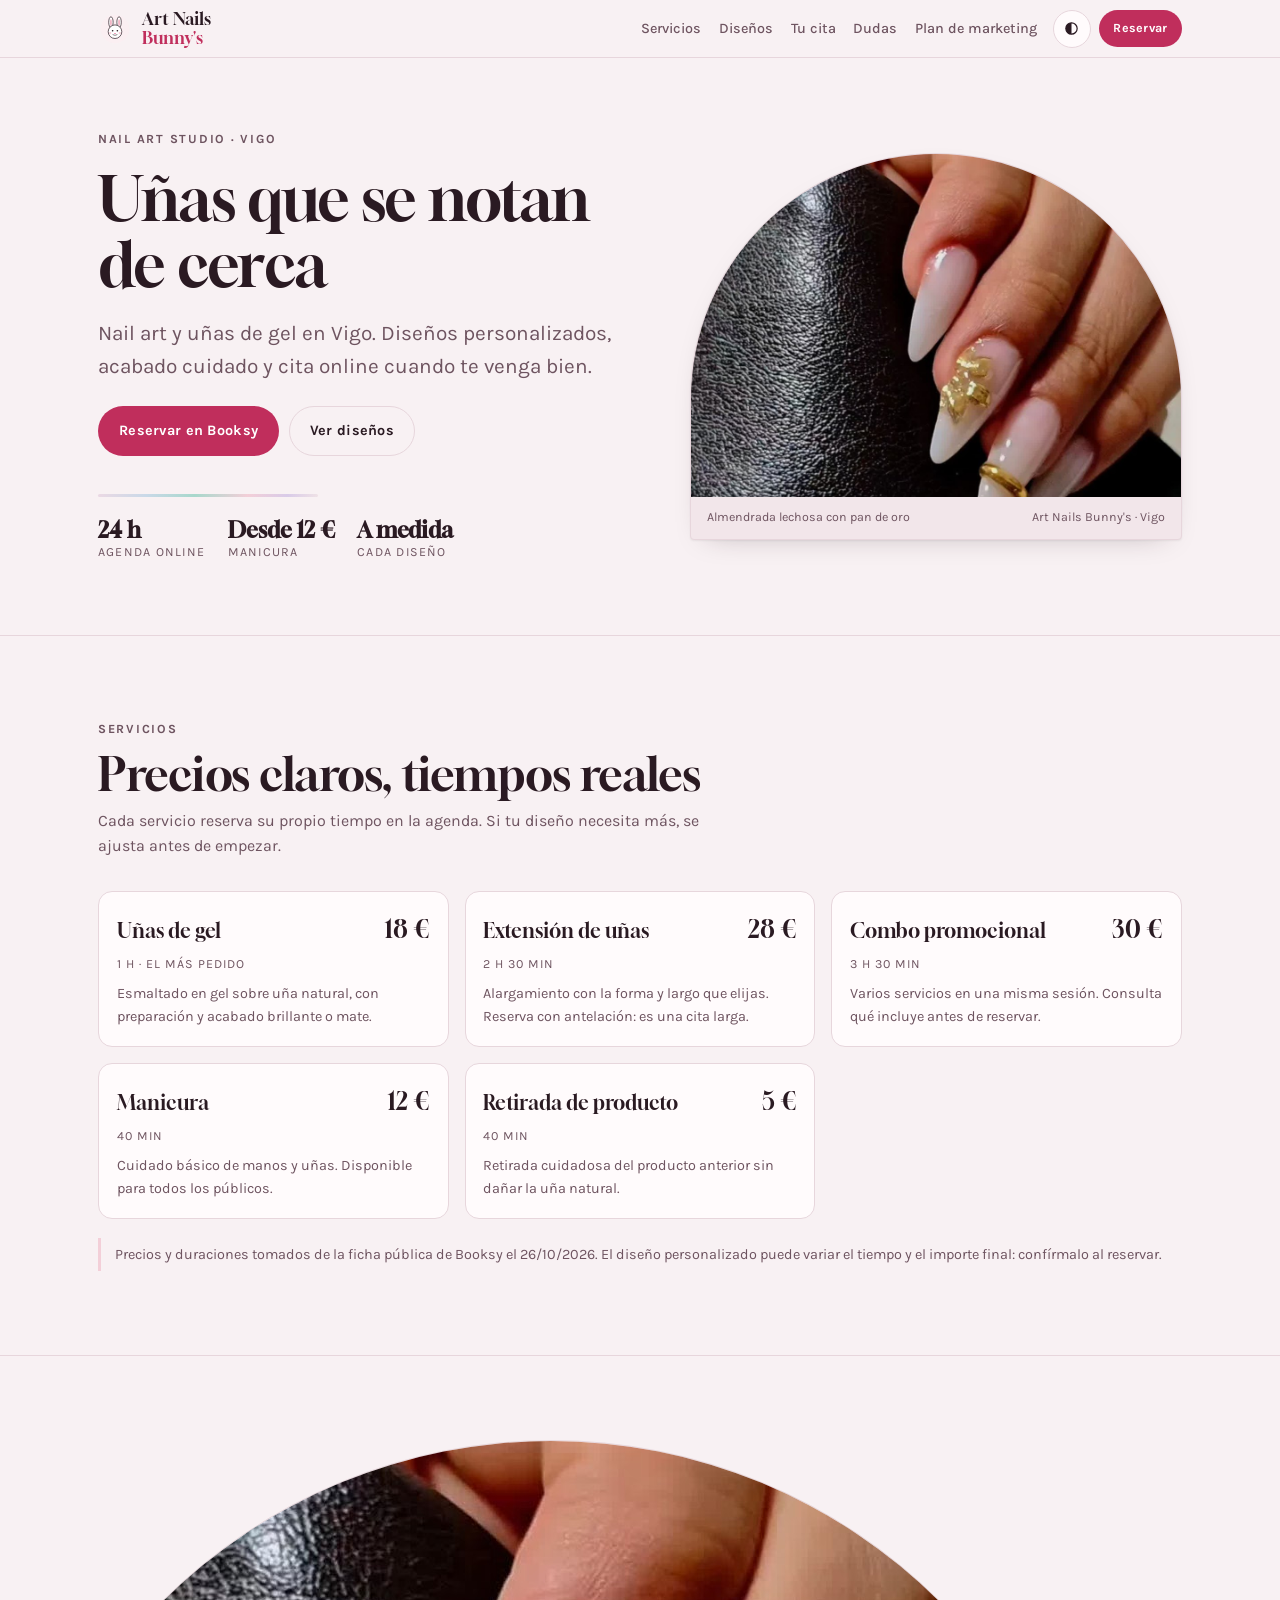
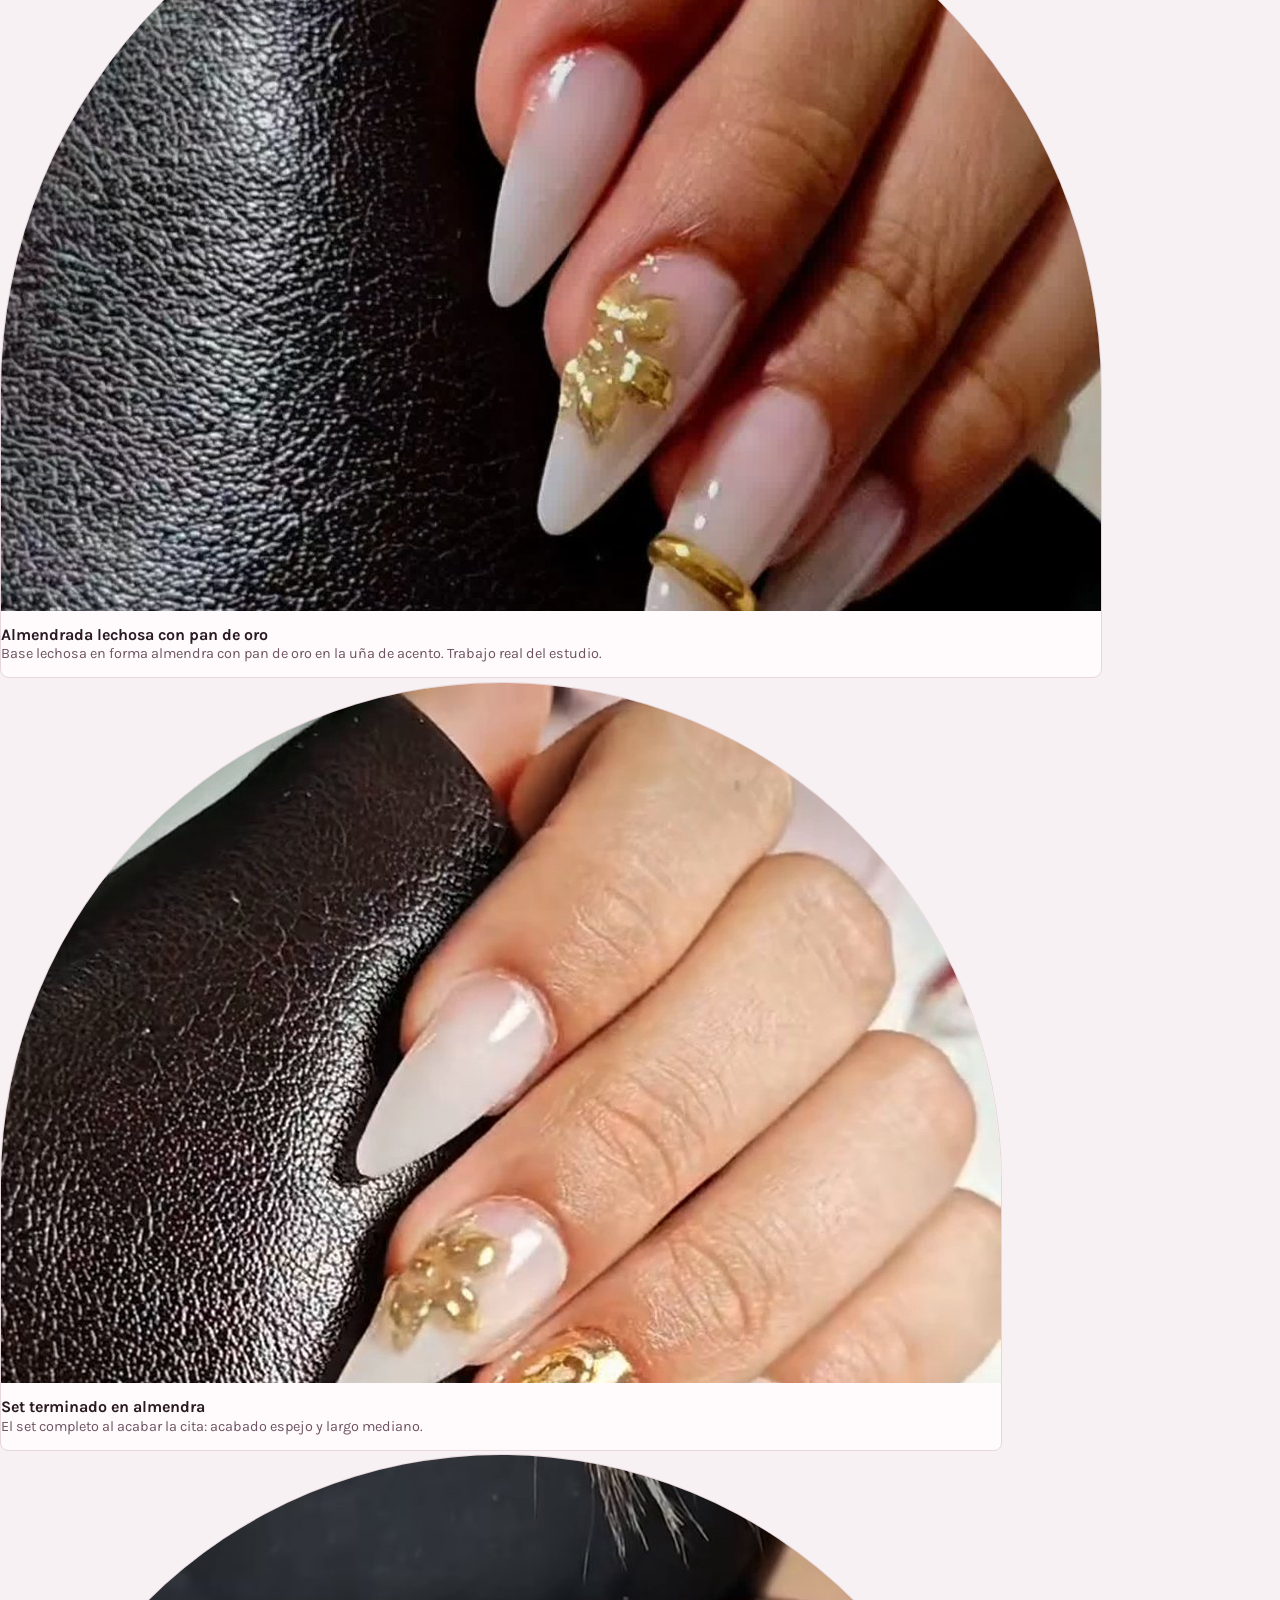
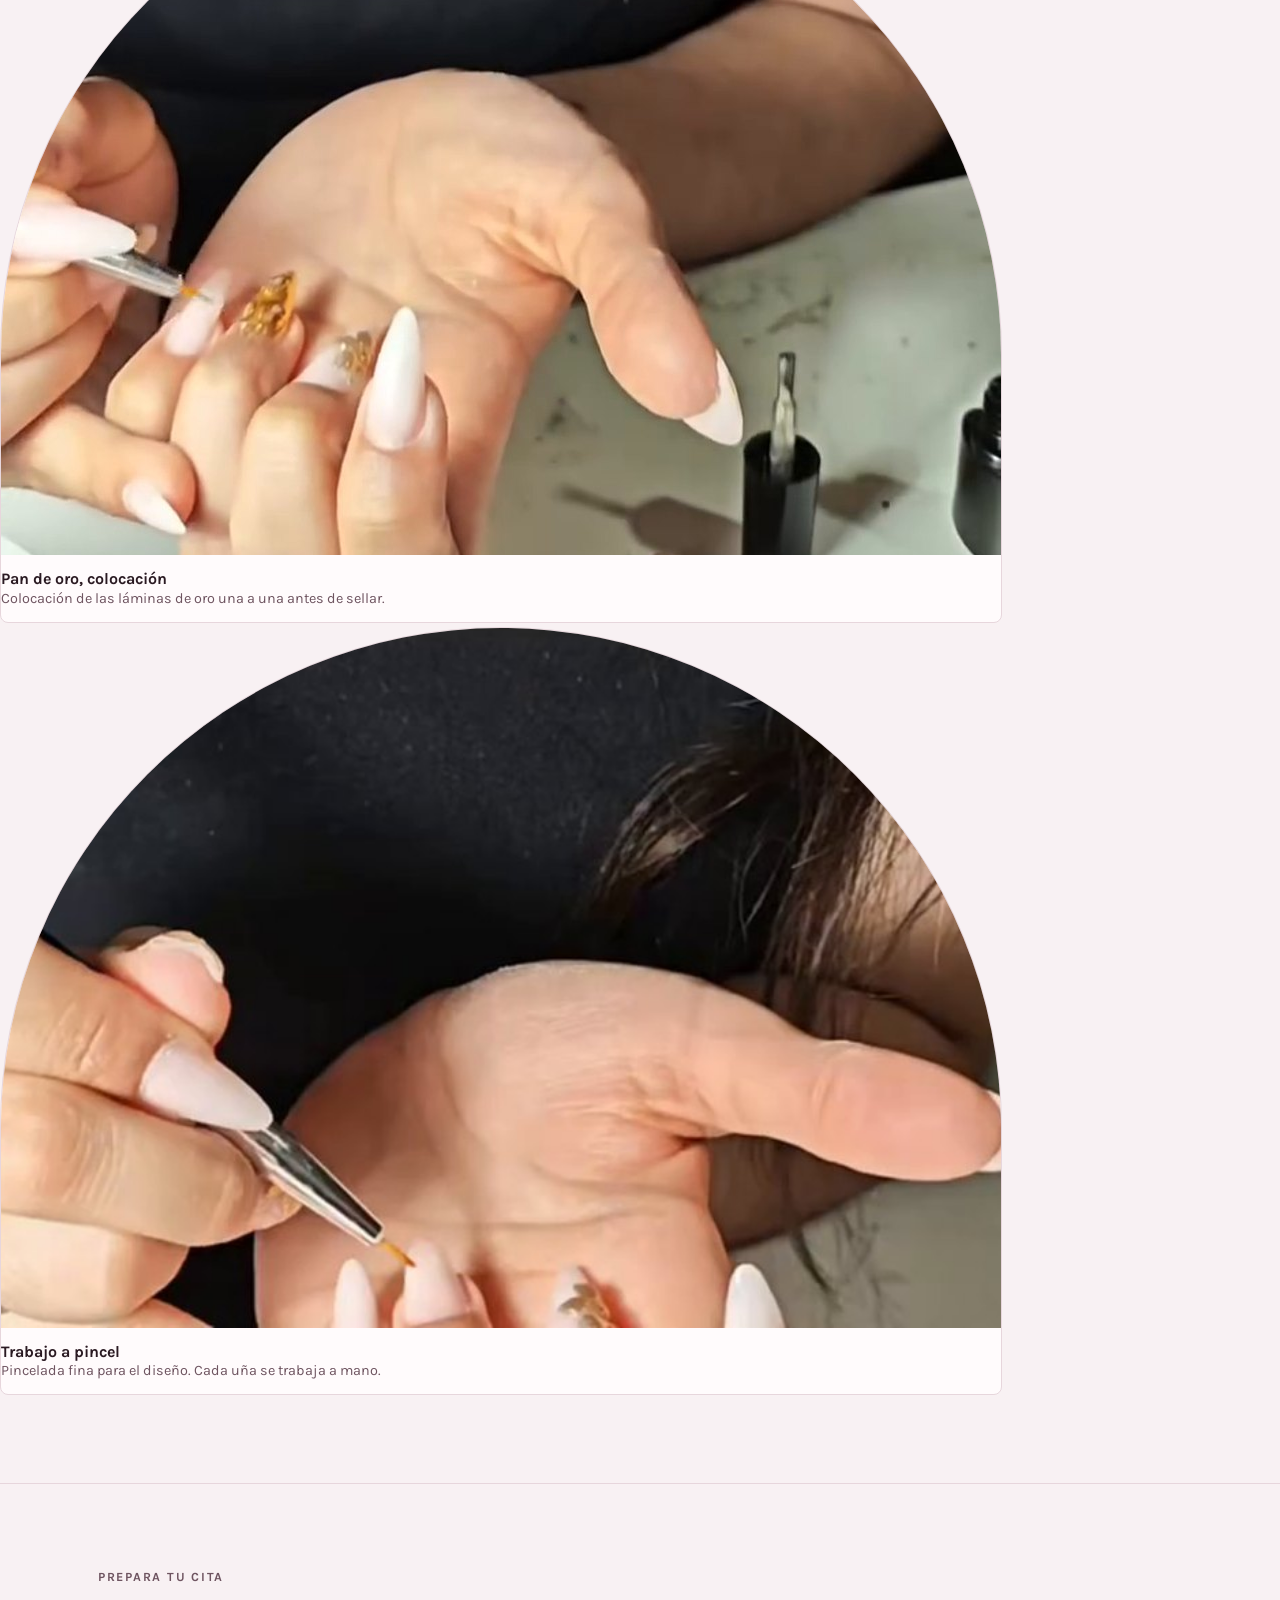
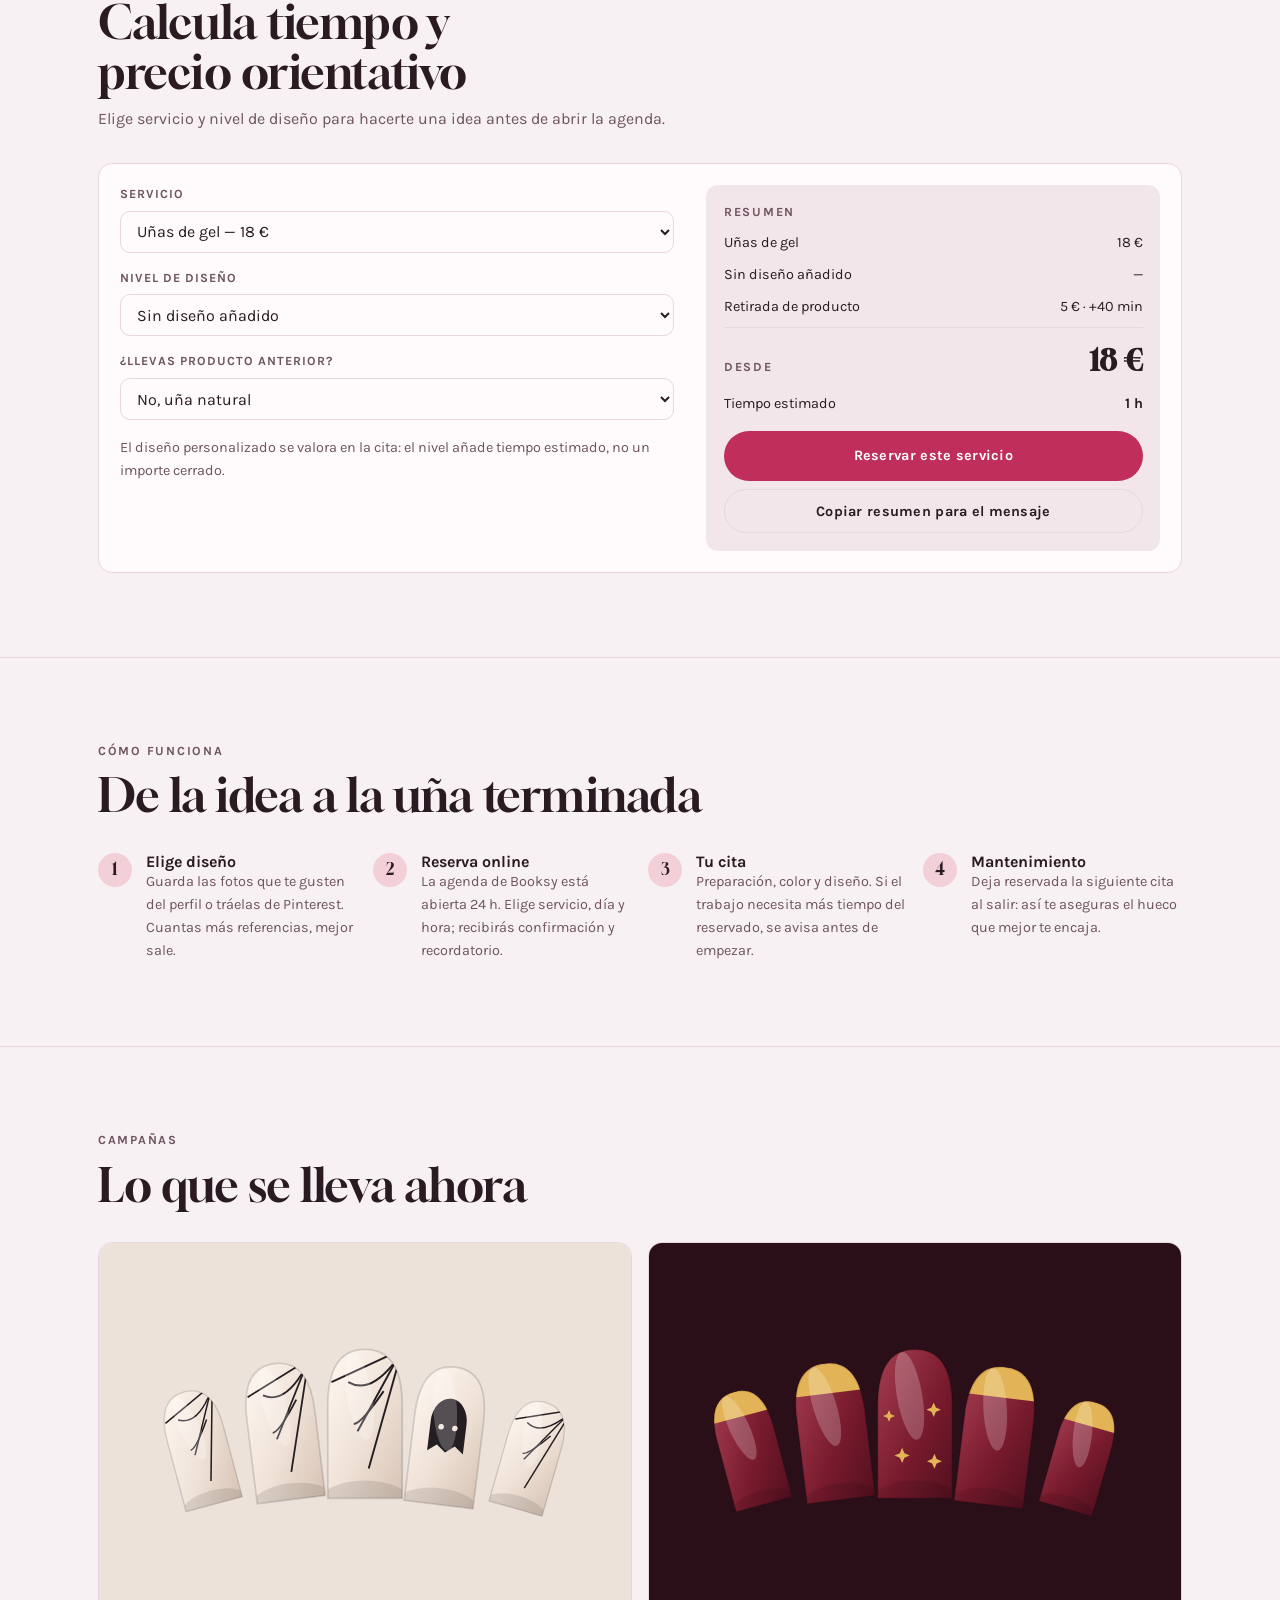
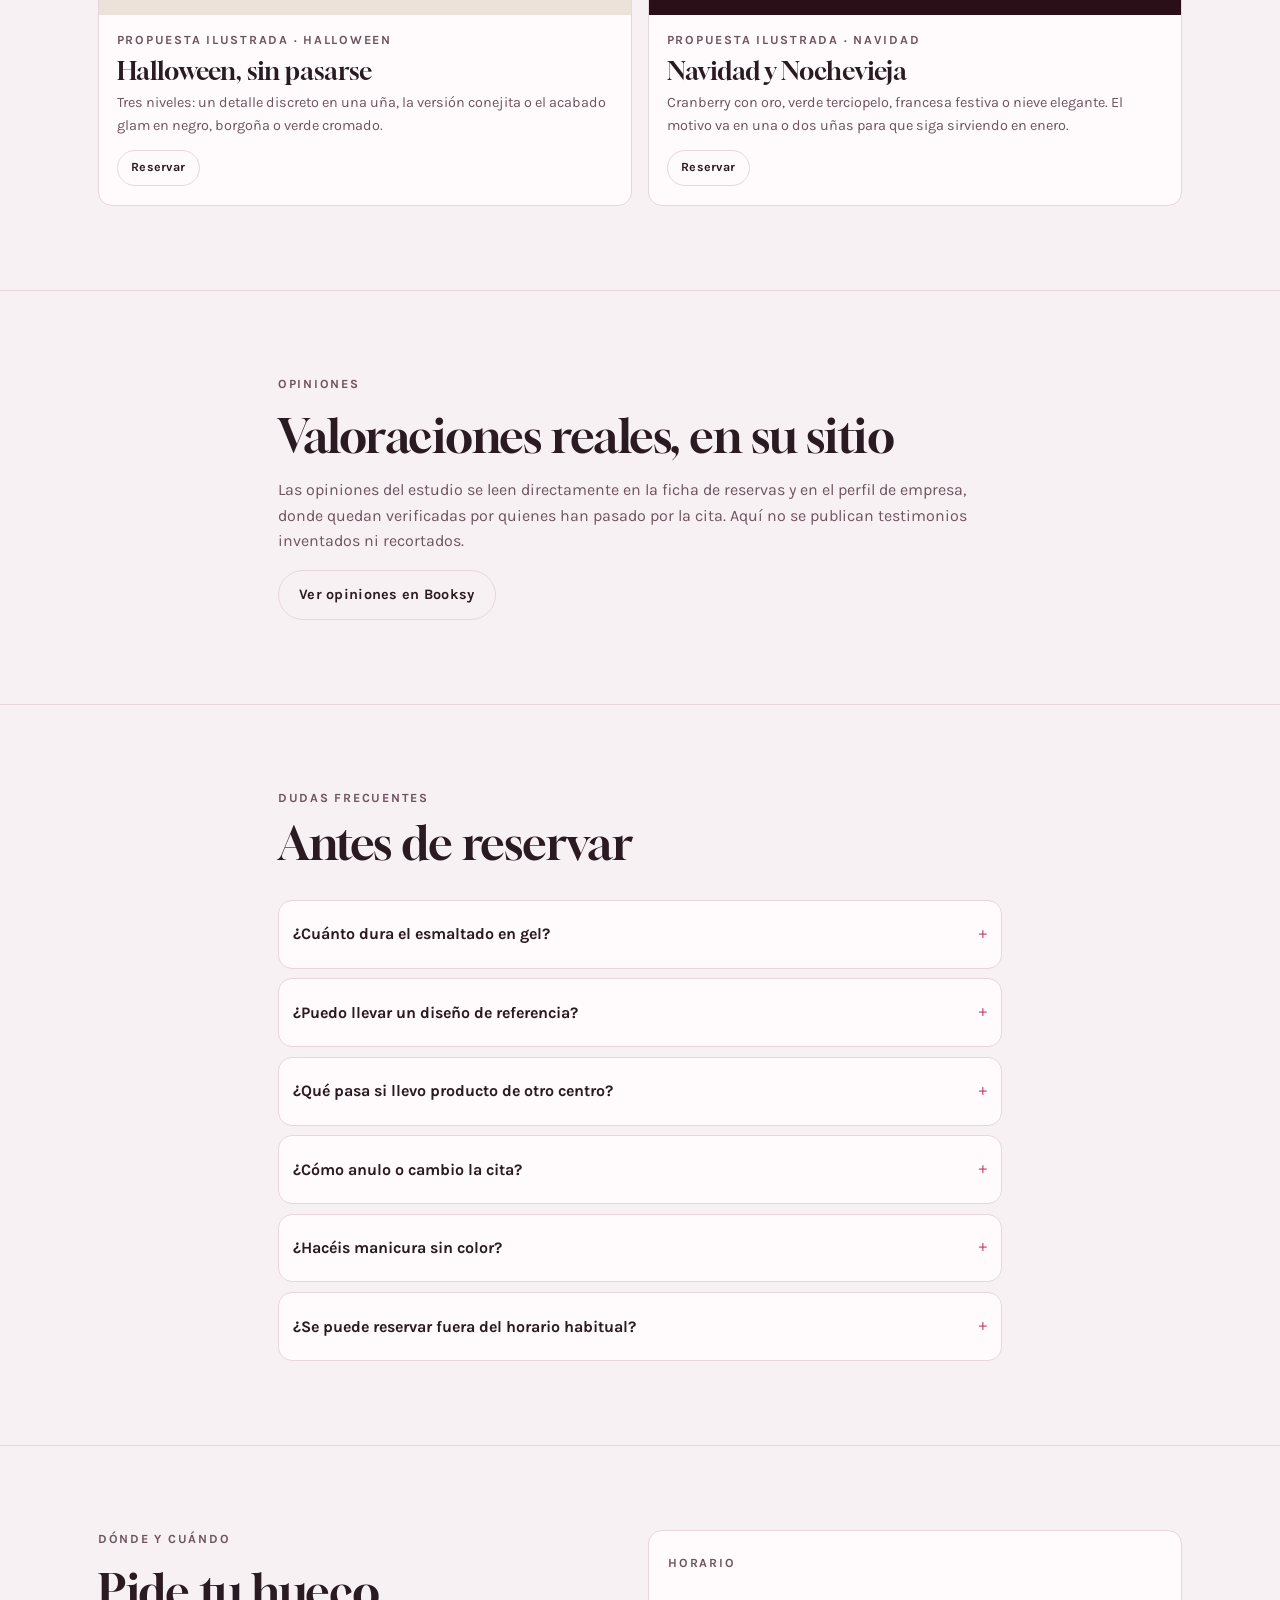
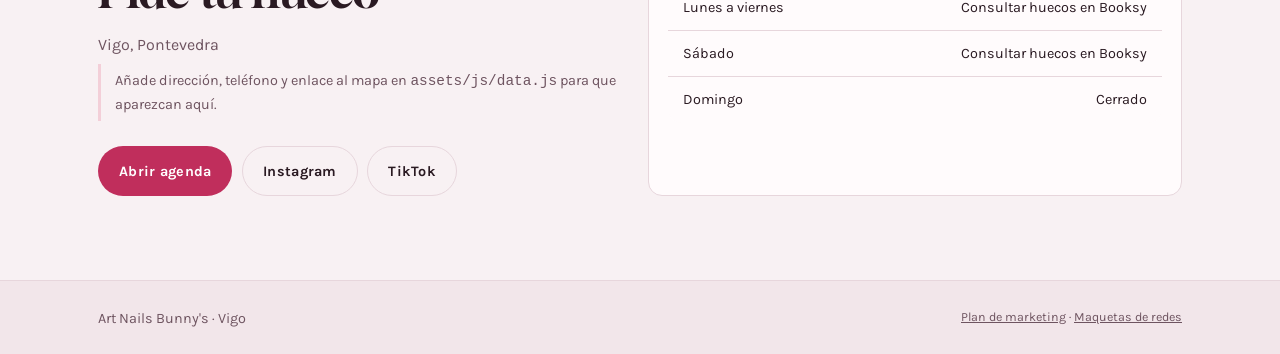
<file: index.html>
<!doctype html>
<html lang="es">
<head>
<meta charset="utf-8">
<meta name="viewport" content="width=device-width, initial-scale=1, viewport-fit=cover">
<meta name="claude:viewport-fit-sides" content="cover">
<title>Art Nails Bunny's</title>
<meta name="description" content="Nail art y uñas de gel en Vigo. Diseños personalizados, extensiones y reserva online en Booksy.">
<meta property="og:title" content="Art Nails Bunny's · Uñas de gel y nail art en Vigo">
<meta property="og:description" content="Diseños personalizados, extensiones y cita online en Vigo.">
<meta property="og:type" content="website">
<link rel="preconnect" href="https://fonts.googleapis.com">
<link rel="preconnect" href="https://fonts.gstatic.com" crossorigin>
<link rel="stylesheet" href="https://fonts.googleapis.com/css2?family=Gloock&family=Karla:wght@400;500;700&display=swap">
<style>
/* ============================================================
   Art Nails Bunny's — sistema visual compartido
   Layout: vitrina editorial. Columna de lectura estrecha,
   piezas visuales anchas, forma "almendra" (uña) como firma.
   ============================================================ */

:root{
  /* color — claro */
  --lienzo:#F8F1F3;
  --superficie:#FFFBFC;
  --superficie-2:#F2E6EA;
  --tinta:#2A1A22;
  --tinta-suave:#6E5460;
  --frambuesa:#C02E5C;
  --frambuesa-sobre:#FFFFFF;
  --rosa:#F3CFD8;
  --menta:#A8D8CC;
  --borde:#E7D6DC;
  --sombra:0 1px 2px rgba(42,26,34,.06), 0 10px 30px -18px rgba(42,26,34,.35);
  --cromo:linear-gradient(100deg,#EBD9E4 0%,#C9D9E8 22%,#A8D8CC 44%,#F3CFD8 68%,#D9CBE8 86%,#EFE2E6 100%);
  --ok:#2E7D62; --aviso:#9A6B12; --critico:#B23A3A;

  /* tipografía */
  --display:"Gloock","Playfair Display",Georgia,"Times New Roman",serif;
  --texto:"Karla",ui-sans-serif,system-ui,-apple-system,"Segoe UI",sans-serif;

  /* escala */
  --s1:.78rem; --s2:.9rem; --s3:1rem; --s4:1.2rem;
  --s5:1.55rem; --s6:2.1rem; --s7:2.9rem; --s8:3.8rem;
  --r:14px; --r-almendra:999px 999px 16px 16px;
}
@media (prefers-color-scheme:dark){
  :root:not([data-theme="light"]){
    --lienzo:#171017; --superficie:#211722; --superficie-2:#2C1F2B;
    --tinta:#F7E9EF; --tinta-suave:#C2A8B5;
    --frambuesa:#FF85A8; --frambuesa-sobre:#2A0E18;
    --rosa:#5C3846; --menta:#6AA496; --borde:#3B2A38;
    --sombra:0 1px 2px rgba(0,0,0,.4), 0 14px 34px -20px rgba(0,0,0,.8);
    --cromo:linear-gradient(100deg,#5B4657 0%,#3F5566 22%,#4C7F74 44%,#7E4A5C 68%,#574B74 86%,#4A3A46 100%);
    --ok:#7FD0AE; --aviso:#E8BC6A; --critico:#F08A8A;
    color-scheme:dark;
  }
}
:root[data-theme="dark"]{
  --lienzo:#171017; --superficie:#211722; --superficie-2:#2C1F2B;
  --tinta:#F7E9EF; --tinta-suave:#C2A8B5;
  --frambuesa:#FF85A8; --frambuesa-sobre:#2A0E18;
  --rosa:#5C3846; --menta:#6AA496; --borde:#3B2A38;
  --sombra:0 1px 2px rgba(0,0,0,.4), 0 14px 34px -20px rgba(0,0,0,.8);
  --cromo:linear-gradient(100deg,#5B4657 0%,#3F5566 22%,#4C7F74 44%,#7E4A5C 68%,#574B74 86%,#4A3A46 100%);
  --ok:#7FD0AE; --aviso:#E8BC6A; --critico:#F08A8A;
  color-scheme:dark;
}

*,*::before,*::after{box-sizing:border-box}
body{
  margin:0; background:var(--lienzo); color:var(--tinta);
  font-family:var(--texto); font-size:16px; line-height:1.6;
  -webkit-font-smoothing:antialiased;
}
img{max-width:100%; display:block}
svg{display:block; max-width:100%}
a{color:inherit}
h1,h2,h3,h4{font-family:var(--display); font-weight:400; line-height:1.08; text-wrap:balance; margin:0}
h1{font-size:clamp(2.3rem,7vw,var(--s8)); letter-spacing:-.015em}
h2{font-size:clamp(1.7rem,4.6vw,var(--s7)); letter-spacing:-.01em}
h3{font-size:var(--s5)}
h4{font-family:var(--texto); font-weight:700; font-size:var(--s3)}
p{margin:0}
ul,ol{margin:0; padding-left:1.1rem}
strong{font-weight:700}
:focus-visible{outline:2.5px solid var(--frambuesa); outline-offset:3px; border-radius:6px}

/* --------- estructura --------- */
.wrap{
  width:100%; max-width:1120px; margin-inline:auto;
  padding-left:max(18px,env(safe-area-inset-left,0px));
  padding-right:max(18px,env(safe-area-inset-right,0px));
}
.wrap--texto{max-width:760px}
.seccion{padding-block:clamp(44px,7vw,84px)}
.seccion--borde{border-top:1px solid var(--borde)}
.pila{display:flex; flex-direction:column; gap:1rem}
.pila-2{display:flex; flex-direction:column; gap:1.8rem}
.fila{display:flex; flex-wrap:wrap; gap:.6rem; align-items:center}
.rejilla{display:grid; gap:1rem}
@media(min-width:620px){ .rejilla--2{grid-template-columns:repeat(2,minmax(0,1fr))} }
@media(min-width:860px){
  .rejilla--3{grid-template-columns:repeat(3,minmax(0,1fr))}
  .rejilla--4{grid-template-columns:repeat(4,minmax(0,1fr))}
}
.rejilla>*{min-width:0}

/* --------- piezas --------- */
.etiqueta{
  font-size:var(--s1); font-weight:700; letter-spacing:.14em;
  text-transform:uppercase; color:var(--tinta-suave);
}
.cabecera-seccion{display:flex; flex-direction:column; gap:.55rem; margin-bottom:2rem; max-width:62ch}
.cabecera-seccion p{color:var(--tinta-suave)}
.hairline{height:3px; border:0; margin:0; background:var(--cromo); border-radius:3px}

.tarjeta{
  background:var(--superficie); border:1px solid var(--borde);
  border-radius:var(--r); padding:1.15rem 1.2rem;
}
.tarjeta--plana{background:transparent; box-shadow:none}
.tarjeta--realce{box-shadow:var(--sombra)}

.btn{
  display:inline-flex; align-items:center; justify-content:center; gap:.5rem;
  font-family:var(--texto); font-weight:700; font-size:var(--s2);
  letter-spacing:.02em; padding:.78rem 1.25rem; border-radius:999px;
  border:1px solid transparent; cursor:pointer; text-decoration:none;
  transition:transform .15s ease, background .15s ease, border-color .15s ease;
}
.btn:hover{transform:translateY(-1px)}
.btn--principal{background:var(--frambuesa); color:var(--frambuesa-sobre)}
.btn--linea{background:transparent; color:var(--tinta); border-color:var(--borde)}
.btn--linea:hover{border-color:var(--frambuesa); color:var(--frambuesa)}
.btn--pequeno{padding:.45rem .85rem; font-size:var(--s1)}

.chip{
  display:inline-flex; align-items:center; gap:.4rem; padding:.4rem .8rem;
  border:1px solid var(--borde); border-radius:999px; background:var(--superficie);
  font-size:var(--s1); font-weight:700; letter-spacing:.04em; cursor:pointer;
  color:var(--tinta-suave); font-family:var(--texto);
}
.chip[aria-pressed="true"],.chip.activo{background:var(--frambuesa); border-color:var(--frambuesa); color:var(--frambuesa-sobre)}

.pastilla{
  display:inline-block; padding:.18rem .6rem; border-radius:999px;
  font-size:var(--s1); font-weight:700; letter-spacing:.05em;
  background:var(--superficie-2); color:var(--tinta-suave);
}
.pastilla--menta{background:color-mix(in srgb,var(--menta) 45%,transparent); color:var(--tinta)}
.pastilla--rosa{background:var(--rosa); color:var(--tinta)}

.nota{
  font-size:var(--s2); color:var(--tinta-suave);
  border-left:3px solid var(--rosa); padding:.3rem 0 .3rem .9rem;
}

/* tablas */
.tabla-cont{overflow-x:auto; border:1px solid var(--borde); border-radius:var(--r); background:var(--superficie)}
table{border-collapse:collapse; width:100%; min-width:520px; font-size:var(--s2)}
th,td{text-align:left; padding:.7rem .9rem; border-bottom:1px solid var(--borde); vertical-align:top}
th{font-size:var(--s1); letter-spacing:.1em; text-transform:uppercase; color:var(--tinta-suave); font-weight:700}
tbody tr:last-child td{border-bottom:0}
td.num,th.num{text-align:right; font-variant-numeric:tabular-nums}

/* cabecera fija */
.barra{
  position:sticky; top:env(safe-area-inset-top,0px); z-index:20;
  background:color-mix(in srgb,var(--lienzo) 88%,transparent);
  backdrop-filter:saturate(160%) blur(12px);
  border-bottom:1px solid var(--borde);
}
body::before{
  content:""; position:fixed; inset:0 0 auto; height:env(safe-area-inset-top,0px);
  z-index:21; background:var(--lienzo);
}
.barra__int{display:flex; align-items:center; gap:1rem; padding-block:.6rem}
.barra__marca{display:flex; align-items:center; gap:.6rem; text-decoration:none; font-family:var(--display); font-size:1.05rem; line-height:1.1}
.barra__nav{display:none; margin-left:auto; gap:1.1rem}
.barra__nav a{text-decoration:none; font-size:var(--s2); font-weight:500; color:var(--tinta-suave)}
.barra__nav a:hover{color:var(--frambuesa)}
.barra__acc{margin-left:auto; display:flex; gap:.5rem; align-items:center}
@media(min-width:900px){ .barra__nav{display:flex} .barra__acc{margin-left:0} }

.tema{
  width:38px; height:38px; display:grid; place-items:center; cursor:pointer;
  border-radius:999px; border:1px solid var(--borde); background:var(--superficie); color:var(--tinta);
}

/* acordeón */
details.acc{border:1px solid var(--borde); border-radius:var(--r); background:var(--superficie); padding:.2rem .9rem}
details.acc+details.acc{margin-top:.6rem}
details.acc summary{cursor:pointer; font-weight:700; padding:.85rem 0; list-style:none; display:flex; justify-content:space-between; gap:1rem; align-items:center}
details.acc summary::-webkit-details-marker{display:none}
details.acc summary::after{content:"+"; font-family:var(--display); font-size:1.3rem; color:var(--frambuesa)}
details.acc[open] summary::after{content:"–"}
details.acc .acc__cuerpo{padding-bottom:.95rem; color:var(--tinta-suave); font-size:var(--s2)}

/* formularios */
label{font-size:var(--s1); font-weight:700; letter-spacing:.08em; text-transform:uppercase; color:var(--tinta-suave)}
input,select,textarea{
  font-family:var(--texto); font-size:var(--s3); width:100%;
  padding:.6rem .75rem; border-radius:10px; border:1px solid var(--borde);
  background:var(--superficie); color:var(--tinta);
}
.campo{display:flex; flex-direction:column; gap:.35rem}

/* pie */
.pie{border-top:1px solid var(--borde); background:var(--superficie-2)}
.pie a{color:var(--tinta-suave)}

@media (prefers-reduced-motion:reduce){
  *{animation-duration:.001ms!important; transition-duration:.001ms!important}
}

/* --------- fotos reales en lugar de maquetas --------- */
.arte-foto{display:block; width:100%; height:100%; object-fit:cover; background:var(--superficie-2)}
.pieza .arte-foto,.temporada__card .arte-foto,.marco .arte-foto{aspect-ratio:300/210; height:auto}
.marca-maqueta{position:absolute; left:10px; top:10px; z-index:2}
.pieza{position:relative}

</style>
<style>
/* ---- Portada ---- */
.hero{padding-block:clamp(32px,6vw,72px)}
.hero__rejilla{display:grid; gap:2rem; align-items:center}
@media(min-width:900px){.hero__rejilla{grid-template-columns:1.05fr .95fr; gap:3rem}}
.hero h1{margin-bottom:.2rem}
.hero__sub{font-size:clamp(1.05rem,2.2vw,1.3rem); color:var(--tinta-suave); max-width:46ch}
.hero__datos{display:flex; flex-wrap:wrap; gap:.5rem 1.4rem; margin-top:.4rem}
.hero__dato{display:flex; flex-direction:column}
.hero__dato b{font-family:var(--display); font-size:1.35rem; line-height:1.1}
.hero__dato span{font-size:var(--s1); letter-spacing:.1em; text-transform:uppercase; color:var(--tinta-suave)}
.marco{
  border-radius:var(--r-almendra); overflow:hidden; border:1px solid var(--borde);
  box-shadow:var(--sombra); background:var(--superficie-2);
}
.marco__pie{display:flex; justify-content:space-between; gap:1rem; padding:.7rem 1rem; font-size:var(--s1); color:var(--tinta-suave)}

/* ---- Servicios ---- */
.servicio{display:flex; flex-direction:column; gap:.45rem; border:1px solid var(--borde); border-radius:var(--r); padding:1.1rem; background:var(--superficie)}
.servicio__top{display:flex; justify-content:space-between; align-items:baseline; gap:1rem}
.servicio__precio{font-family:var(--display); font-size:1.5rem; white-space:nowrap; font-variant-numeric:tabular-nums}
.servicio__meta{font-size:var(--s1); letter-spacing:.08em; text-transform:uppercase; color:var(--tinta-suave)}
.servicio p{font-size:var(--s2); color:var(--tinta-suave)}

/* ---- Galería ---- */
.galeria{display:grid; gap:1rem; grid-template-columns:repeat(auto-fill,minmax(220px,1fr))}
.pieza{border:1px solid var(--borde); border-radius:var(--r-almendra); overflow:hidden; background:var(--superficie); text-align:left; padding:0; cursor:pointer; font-family:inherit; color:inherit; transition:transform .18s ease}
.pieza:hover{transform:translateY(-3px)}
.pieza__txt{padding:.8rem 1rem 1rem}
.pieza__txt h4{margin-bottom:.15rem}
.pieza__txt p{font-size:var(--s2); color:var(--tinta-suave)}
dialog.visor{border:0; border-radius:18px; padding:0; max-width:min(560px,92vw); background:var(--superficie); color:var(--tinta)}
dialog.visor::backdrop{background:rgba(20,10,16,.6)}
.visor__txt{padding:1rem 1.2rem 1.3rem; display:flex; flex-direction:column; gap:.6rem}

/* ---- Configurador ---- */
.config{display:grid; gap:1.2rem; background:var(--superficie); border:1px solid var(--borde); border-radius:var(--r); padding:1.3rem}
@media(min-width:820px){.config{grid-template-columns:1.1fr .9fr; gap:2rem}}
.resumen{background:var(--superficie-2); border-radius:12px; padding:1.1rem; display:flex; flex-direction:column; gap:.55rem}
.resumen__linea{display:flex; justify-content:space-between; gap:1rem; font-size:var(--s2)}
.resumen__total{display:flex; justify-content:space-between; align-items:baseline; border-top:1px solid var(--borde); padding-top:.6rem}
.resumen__total b{font-family:var(--display); font-size:1.8rem; font-variant-numeric:tabular-nums}

/* ---- Pasos ---- */
.paso{display:flex; gap:.9rem; align-items:flex-start}
.paso__n{flex:0 0 auto; width:34px; height:34px; border-radius:999px; background:var(--rosa); color:var(--tinta); display:grid; place-items:center; font-family:var(--display); font-size:1.05rem}
.paso p{font-size:var(--s2); color:var(--tinta-suave)}

/* ---- Temporada ---- */
.temporada{display:grid; gap:1rem}
@media(min-width:760px){.temporada{grid-template-columns:1fr 1fr}}
.temporada__card{border:1px solid var(--borde); border-radius:var(--r); overflow:hidden; background:var(--superficie); display:flex; flex-direction:column}
.temporada__card>div{padding:1rem 1.1rem 1.2rem; display:flex; flex-direction:column; gap:.4rem}
.temporada__card p{font-size:var(--s2); color:var(--tinta-suave)}

.copiado{position:fixed; left:50%; bottom:22px; transform:translateX(-50%); background:var(--tinta); color:var(--lienzo); padding:.6rem 1.1rem; border-radius:999px; font-size:var(--s2); font-weight:700; z-index:50}
</style>
</head>
<body>

<header class="barra">
  <div class="wrap barra__int">
    <a class="barra__marca" href="#inicio">
      <span id="marcaAvatar"></span>
      <span>Art&nbsp;Nails<br><em style="font-style:normal; color:var(--frambuesa)">Bunny's</em></span>
    </a>
    <nav class="barra__nav">
      <a href="#servicios">Servicios</a>
      <a href="#galeria">Diseños</a>
      <a href="#cita">Tu cita</a>
      <a href="#faq">Dudas</a>
      <a href="plan.html">Plan de marketing</a>
    </nav>
    <div class="barra__acc">
      <button class="tema" id="btnTema" type="button" aria-label="Cambiar tema"><svg viewBox="0 0 24 24" width="17" height="17" aria-hidden="true" fill="none" stroke="currentColor" stroke-width="1.7"><circle cx="12" cy="12" r="8"/><path d="M12 4a8 8 0 0 0 0 16z" fill="currentColor" stroke="none"/></svg></button>
      <a class="btn btn--principal btn--pequeno" id="ctaBarra" href="#" target="_blank" rel="noopener">Reservar</a>
    </div>
  </div>
</header>

<main id="inicio">

  <!-- PORTADA -->
  <section class="hero wrap">
    <div class="hero__rejilla">
      <div class="pila">
        <span class="etiqueta">Nail art studio · Vigo</span>
        <h1>Uñas que se notan<br>de cerca</h1>
        <p class="hero__sub" id="heroSub"></p>
        <div class="fila" style="margin-top:.4rem">
          <a class="btn btn--principal" id="ctaHero" href="#" target="_blank" rel="noopener">Reservar en Booksy</a>
          <a class="btn btn--linea" href="#galeria">Ver diseños</a>
        </div>
        <hr class="hairline" style="margin-top:1.4rem; max-width:220px">
        <div class="hero__datos">
          <div class="hero__dato"><b>24 h</b><span>Agenda online</span></div>
          <div class="hero__dato"><b>Desde 12 €</b><span>Manicura</span></div>
          <div class="hero__dato"><b>A medida</b><span>Cada diseño</span></div>
        </div>
      </div>
      <figure class="marco" style="margin:0">
        <div id="heroArte"></div>
        <figcaption class="marco__pie"><span id="pieArte">Trabajo del estudio</span><span>Art Nails Bunny's · Vigo</span></figcaption>
      </figure>
    </div>
  </section>

  <!-- SERVICIOS -->
  <section class="seccion seccion--borde" id="servicios">
    <div class="wrap">
      <div class="cabecera-seccion">
        <span class="etiqueta">Servicios</span>
        <h2>Precios claros, tiempos reales</h2>
        <p>Cada servicio reserva su propio tiempo en la agenda. Si tu diseño necesita más, se ajusta antes de empezar.</p>
      </div>
      <div class="rejilla rejilla--3" id="listaServicios"></div>
      <p class="nota" style="margin-top:1.2rem" id="avisoPrecios"></p>
    </div>
  </section>

  <!-- GALERÍA -->
  <section class="seccion seccion--borde" id="galeria">
    <div class="wrap">
      <div class="cabecera-seccion">
        <span class="etiqueta">Diseños</span>
        <h2>El catálogo de la temporada</h2>
        <p>Trabajos reales del estudio. Toca cualquiera para verlo más grande y reservar ese diseño.</p>
      </div>
      <div class="fila" id="filtros" role="group" aria-label="Filtrar diseños" style="margin-bottom:1.2rem"></div>
      <div class="galeria" id="galeria"></div>
      <p class="nota" style="margin-top:1.2rem">Todas las fotos de esta galería son trabajos hechos en el estudio. Hay más en <a href="https://www.instagram.com/artnails_bunny.s" target="_blank" rel="noopener">Instagram</a>, que se actualiza cada semana.</p>
    </div>
  </section>

  <!-- CONFIGURADOR -->
  <section class="seccion seccion--borde" id="cita">
    <div class="wrap">
      <div class="cabecera-seccion">
        <span class="etiqueta">Prepara tu cita</span>
        <h2>Calcula tiempo y precio orientativo</h2>
        <p>Elige servicio y nivel de diseño para hacerte una idea antes de abrir la agenda.</p>
      </div>
      <div class="config">
        <div class="pila">
          <div class="campo">
            <label for="selServicio">Servicio</label>
            <select id="selServicio"></select>
          </div>
          <div class="campo">
            <label for="selExtra">Nivel de diseño</label>
            <select id="selExtra"></select>
          </div>
          <div class="campo">
            <label for="selRetirada">¿Llevas producto anterior?</label>
            <select id="selRetirada">
              <option value="no">No, uña natural</option>
              <option value="si">Sí, hay que retirarlo</option>
            </select>
          </div>
          <p style="font-size:var(--s2); color:var(--tinta-suave)">El diseño personalizado se valora en la cita: el nivel añade tiempo estimado, no un importe cerrado.</p>
        </div>
        <div class="resumen" aria-live="polite">
          <span class="etiqueta">Resumen</span>
          <div class="resumen__linea"><span id="resServicio">—</span><span id="resPrecio">—</span></div>
          <div class="resumen__linea"><span id="resExtra">—</span><span id="resExtraT">—</span></div>
          <div class="resumen__linea" id="filaRetirada" hidden><span>Retirada de producto</span><span id="resRetirada">—</span></div>
          <div class="resumen__total"><span class="etiqueta">Desde</span><b id="resTotal">—</b></div>
          <div class="resumen__linea"><span>Tiempo estimado</span><b id="resTiempo">—</b></div>
          <a class="btn btn--principal" id="ctaConfig" href="#" target="_blank" rel="noopener" style="margin-top:.4rem">Reservar este servicio</a>
          <button class="btn btn--linea" id="btnCopiarCita" type="button">Copiar resumen para el mensaje</button>
        </div>
      </div>
    </div>
  </section>

  <!-- CÓMO FUNCIONA -->
  <section class="seccion seccion--borde">
    <div class="wrap">
      <div class="cabecera-seccion">
        <span class="etiqueta">Cómo funciona</span>
        <h2>De la idea a la uña terminada</h2>
      </div>
      <div class="rejilla rejilla--4" id="pasos"></div>
    </div>
  </section>

  <!-- TEMPORADA -->
  <section class="seccion seccion--borde">
    <div class="wrap">
      <div class="cabecera-seccion">
        <span class="etiqueta">Campañas</span>
        <h2>Lo que se lleva ahora</h2>
      </div>
      <div class="temporada" id="temporada"></div>
    </div>
  </section>

  <!-- OPINIONES -->
  <section class="seccion seccion--borde">
    <div class="wrap wrap--texto pila">
      <span class="etiqueta">Opiniones</span>
      <h2>Valoraciones reales, en su sitio</h2>
      <p style="color:var(--tinta-suave)">Las opiniones del estudio se leen directamente en la ficha de reservas y en el perfil de empresa, donde quedan verificadas por quienes han pasado por la cita. Aquí no se publican testimonios inventados ni recortados.</p>
      <div class="fila">
        <a class="btn btn--linea" id="ctaOpiniones" href="#" target="_blank" rel="noopener">Ver opiniones en Booksy</a>
      </div>
    </div>
  </section>

  <!-- FAQ -->
  <section class="seccion seccion--borde" id="faq">
    <div class="wrap wrap--texto">
      <div class="cabecera-seccion">
        <span class="etiqueta">Dudas frecuentes</span>
        <h2>Antes de reservar</h2>
      </div>
      <div id="listaFaq"></div>
    </div>
  </section>

  <!-- CONTACTO -->
  <section class="seccion seccion--borde" id="contacto">
    <div class="wrap">
      <div class="rejilla rejilla--2">
        <div class="pila">
          <span class="etiqueta">Dónde y cuándo</span>
          <h2>Pide tu hueco</h2>
          <div id="datosContacto" class="pila" style="gap:.4rem"></div>
          <div class="fila" style="margin-top:.6rem">
            <a class="btn btn--principal" id="ctaContacto" href="#" target="_blank" rel="noopener">Abrir agenda</a>
            <a class="btn btn--linea" id="ctaIG" href="#" target="_blank" rel="noopener">Instagram</a>
            <a class="btn btn--linea" id="ctaTT" href="#" target="_blank" rel="noopener" hidden>TikTok</a>
          </div>
        </div>
        <div class="tarjeta">
          <span class="etiqueta">Horario</span>
          <div class="tabla-cont" style="border:0; margin-top:.6rem">
            <table style="min-width:0"><tbody id="horario"></tbody></table>
          </div>
        </div>
      </div>
    </div>
  </section>
</main>

<footer class="pie">
  <div class="wrap" style="padding-block:1.6rem; display:flex; flex-wrap:wrap; gap:1rem; justify-content:space-between; align-items:center">
    <p style="font-size:var(--s2); color:var(--tinta-suave)">Art Nails Bunny's · Vigo</p>
    <p style="font-size:var(--s1); color:var(--tinta-suave)">
      <a href="plan.html">Plan de marketing</a> · <a href="mockups.html">Maquetas de redes</a>
    </p>
  </div>
</footer>

<dialog class="visor" id="visor">
  <div id="visorArte"></div>
  <div class="visor__txt">
    <h3 id="visorTitulo"></h3>
    <p id="visorTexto" style="color:var(--tinta-suave); font-size:var(--s2)"></p>
    <div class="fila">
      <a class="btn btn--principal btn--pequeno" id="visorCta" href="#" target="_blank" rel="noopener">Reservar</a>
      <button class="btn btn--linea btn--pequeno" type="button" id="visorCerrar">Cerrar</button>
    </div>
  </div>
</dialog>

<script>
/* ============================================================
   nails.js — dibuja sets de uñas en SVG (maquetas)
   Sustituye estas maquetas por fotos reales antes de publicar:
   cada tarjeta acepta una imagen propia (ver data.js -> foto).
   ============================================================ */
(function (global) {
  'use strict';

  function semilla(n) {
    var s = (n >>> 0) || 7;
    return function () {
      s ^= s << 13; s >>>= 0; s ^= s >> 17; s ^= s << 5; s >>>= 0;
      return s / 4294967296;
    };
  }

  /* contorno de uña almendrada, origen en el centro de la base */
  function contorno(w, h) {
    var mx = w / 2;
    return 'M' + (-mx) + ',' + h +
      'L' + (-mx) + ',' + (h * 0.38) +
      'C' + (-mx) + ',' + (h * 0.10) + ' ' + (-w * 0.30) + ',0 0,0' +
      'C' + (w * 0.30) + ',0 ' + mx + ',' + (h * 0.10) + ' ' + mx + ',' + (h * 0.38) +
      'L' + mx + ',' + h + 'Z';
  }

  function esc(v) { return String(v).replace(/&/g, '&amp;').replace(/</g, '&lt;'); }

  /* --- motivos ------------------------------------------------ */
  function motivo(tipo, d, w, h, id, rnd) {
    var mx = w / 2, out = '';
    switch (tipo) {
      case 'french':
        out += '<path d="M' + (-mx) + ',' + (h * 0.30) + ' Q0,' + (h * 0.02) + ' ' + mx + ',' + (h * 0.30) +
               ' L' + mx + ',0 L' + (-mx) + ',0 Z" fill="' + d.acento + '"/>';
        break;
      case 'punta':
        out += '<rect x="' + (-mx) + '" y="0" width="' + w + '" height="' + (h * 0.22) + '" fill="' + d.acento + '"/>';
        break;
      case 'cromo':
        out += '<rect x="' + (-mx) + '" y="0" width="' + w + '" height="' + h + '" fill="url(#cr' + id + ')" opacity=".85"/>';
        break;
      case 'cateye':
        out += '<ellipse cx="0" cy="' + (h * 0.46) + '" rx="' + (w * 0.52) + '" ry="' + (h * 0.12) +
               '" fill="' + d.acento + '" opacity=".75" transform="rotate(-16)"/>' +
               '<ellipse cx="0" cy="' + (h * 0.46) + '" rx="' + (w * 0.30) + '" ry="' + (h * 0.05) +
               '" fill="#fff" opacity=".35" transform="rotate(-16)"/>';
        break;
      case 'lunares':
        for (var i = 0; i < 7; i++) {
          out += '<circle cx="' + ((rnd() - 0.5) * w * 0.8).toFixed(1) + '" cy="' + (h * 0.12 + rnd() * h * 0.78).toFixed(1) +
                 '" r="' + (1.6 + rnd() * 1.8).toFixed(1) + '" fill="' + d.acento + '"/>';
        }
        break;
      case 'estrellas':
        for (var j = 0; j < 4; j++) {
          var ex = (rnd() - 0.5) * w * 0.7, ey = h * 0.15 + rnd() * h * 0.7, r = 3 + rnd() * 2;
          out += '<path d="M' + ex + ',' + (ey - r) + ' L' + (ex + r * 0.3) + ',' + (ey - r * 0.3) +
                 ' L' + (ex + r) + ',' + ey + ' L' + (ex + r * 0.3) + ',' + (ey + r * 0.3) +
                 ' L' + ex + ',' + (ey + r) + ' L' + (ex - r * 0.3) + ',' + (ey + r * 0.3) +
                 ' L' + (ex - r) + ',' + ey + ' L' + (ex - r * 0.3) + ',' + (ey - r * 0.3) + 'Z" fill="' + d.acento + '"/>';
        }
        break;
      case 'purpurina':
        for (var k = 0; k < 26; k++) {
          out += '<circle cx="' + ((rnd() - 0.5) * w).toFixed(1) + '" cy="' + (rnd() * h).toFixed(1) +
                 '" r="' + (0.7 + rnd() * 1.3).toFixed(1) + '" fill="' + d.acento + '" opacity="' + (0.4 + rnd() * 0.6).toFixed(2) + '"/>';
        }
        break;
      case 'telarana':
        out += '<g stroke="' + d.acento + '" stroke-width="1.1" fill="none">' +
               '<path d="M' + mx + ',0 L' + (-mx * 0.2) + ',' + (h * 0.55) + '"/>' +
               '<path d="M' + mx + ',0 L' + (-mx * 0.9) + ',' + (h * 0.22) + '"/>' +
               '<path d="M' + mx + ',0 L' + (mx * 0.1) + ',' + (h * 0.8) + '"/>' +
               '<path d="M' + (mx * 0.75) + ',' + (h * 0.1) + ' Q' + (mx * 0.1) + ',' + (h * 0.3) + ' ' + (-mx * 0.45) + ',' + (h * 0.22) + '"/>' +
               '<path d="M' + (mx * 0.5) + ',' + (h * 0.28) + ' Q' + (-mx * 0.1) + ',' + (h * 0.5) + ' ' + (-mx * 0.3) + ',' + (h * 0.5) + '"/>' +
               '</g>';
        break;
      case 'fantasma':
        out += '<path d="M' + (-w * 0.26) + ',' + (h * 0.62) + ' L' + (-w * 0.26) + ',' + (h * 0.40) +
               ' a' + (w * 0.26) + ',' + (h * 0.17) + ' 0 0 1 ' + (w * 0.52) + ',0 L' + (w * 0.26) + ',' + (h * 0.62) +
               ' l' + (-w * 0.13) + ',' + (-h * 0.05) + ' l' + (-w * 0.13) + ',' + (h * 0.05) +
               ' l' + (-w * 0.13) + ',' + (-h * 0.05) + ' Z" fill="' + d.acento + '"/>' +
               '<circle cx="' + (-w * 0.1) + '" cy="' + (h * 0.44) + '" r="1.7" fill="' + d.base + '"/>' +
               '<circle cx="' + (w * 0.1) + '" cy="' + (h * 0.44) + '" r="1.7" fill="' + d.base + '"/>';
        break;
      case 'copos':
        for (var c = 0; c < 3; c++) {
          var cx = (rnd() - 0.5) * w * 0.6, cy = h * 0.2 + rnd() * h * 0.6, rr = 3.4 + rnd() * 1.6;
          out += '<g stroke="' + d.acento + '" stroke-width="1" stroke-linecap="round">' +
                 '<path d="M' + (cx - rr) + ',' + cy + ' H' + (cx + rr) + '"/>' +
                 '<path d="M' + cx + ',' + (cy - rr) + ' V' + (cy + rr) + '"/>' +
                 '<path d="M' + (cx - rr * .7) + ',' + (cy - rr * .7) + ' L' + (cx + rr * .7) + ',' + (cy + rr * .7) + '"/>' +
                 '<path d="M' + (cx - rr * .7) + ',' + (cy + rr * .7) + ' L' + (cx + rr * .7) + ',' + (cy - rr * .7) + '"/></g>';
        }
        break;
      case 'lazo':
        out += '<g fill="' + d.acento + '" transform="translate(0,' + (h * 0.45) + ')">' +
               '<path d="M0,0 L-9,-6 L-9,6 Z"/><path d="M0,0 L9,-6 L9,6 Z"/><circle cx="0" cy="0" r="2.6"/></g>';
        break;
      case 'conejito':
        out += '<g transform="translate(0,' + (h * 0.48) + ')">' +
               '<ellipse cx="-4.6" cy="-9" rx="2.6" ry="7" fill="' + d.acento + '"/>' +
               '<ellipse cx="4.6" cy="-9" rx="2.6" ry="7" fill="' + d.acento + '"/>' +
               '<ellipse cx="-4.6" cy="-9" rx="1.1" ry="4.6" fill="' + d.base + '" opacity=".55"/>' +
               '<ellipse cx="4.6" cy="-9" rx="1.1" ry="4.6" fill="' + d.base + '" opacity=".55"/>' +
               '<circle cx="0" cy="0" r="7.2" fill="' + d.acento + '"/>' +
               '<circle cx="-2.4" cy="-.8" r="1" fill="' + d.base + '"/>' +
               '<circle cx="2.4" cy="-.8" r="1" fill="' + d.base + '"/>' +
               '<path d="M-1.6,2 Q0,3.4 1.6,2" stroke="' + d.base + '" stroke-width=".9" fill="none"/></g>';
        break;
      case 'rayas':
        for (var s = 0; s < 4; s++) {
          out += '<rect x="' + (-mx) + '" y="' + (h * (0.18 + s * 0.18)) + '" width="' + w + '" height="2.2" fill="' + d.acento + '" opacity=".9"/>';
        }
        break;
      case 'marmol':
        out += '<path d="M' + (-mx) + ',' + (h * .7) + ' Q' + (-w * .1) + ',' + (h * .45) + ' ' + (w * .1) + ',' + (h * .62) +
               ' T' + mx + ',' + (h * .35) + '" stroke="' + d.acento + '" stroke-width="1.6" fill="none" opacity=".9"/>' +
               '<path d="M' + (-mx) + ',' + (h * .3) + ' Q' + (-w * .05) + ',' + (h * .12) + ' ' + mx + ',' + (h * .25) +
               '" stroke="' + d.acento + '" stroke-width="1" fill="none" opacity=".6"/>';
        break;
    }
    return out;
  }

  /* --- set completo ------------------------------------------- */
  function set(d, opciones) {
    var o = opciones || {};
    var rnd = semilla(d.semilla || 11);
    var id = (d.id || 'x').replace(/[^a-z0-9]/gi, '');
    var ratio = o.ratio || 'h';
    var W = 300, H = ratio === 'v' ? 560 : (ratio === 'c' ? 300 : 210);
    var dy = (H - 210) / 2;
    var w = 42, h = 84, hueco = 9;
    var escalas = [0.78, 0.92, 1, 0.93, 0.74];
    var giros = [-15, -7, 0, 7, 16];
    var altos = [30, 14, 6, 16, 36];
    var total = 5 * w + 4 * hueco;
    var x0 = (W - total) / 2 + w / 2;

    var defs = '<defs>' +
      '<linearGradient id="g' + id + '" x1="0" y1="0" x2="1" y2="1">' +
      '<stop offset="0" stop-color="' + d.brillo + '"/><stop offset=".55" stop-color="' + d.base + '"/>' +
      '<stop offset="1" stop-color="' + (d.sombra || d.base) + '"/></linearGradient>' +
      '<linearGradient id="cr' + id + '" x1="0" y1="0" x2="1" y2="1">' +
      '<stop offset="0" stop-color="#EBD9E4"/><stop offset=".3" stop-color="#BDD4E6"/>' +
      '<stop offset=".55" stop-color="#A8D8CC"/><stop offset=".78" stop-color="#F0C9D7"/>' +
      '<stop offset="1" stop-color="#D6C7E8"/></linearGradient>';

    var cuerpo = '';
    for (var i = 0; i < 5; i++) {
      var cx = x0 + i * (w + hueco), cy = 54 + altos[i] + dy, e = escalas[i];
      var tipo = (d.especial && d.especial[i]) ? d.especial[i] : d.motivo;
      var cid = 'c' + id + i;
      defs += '<clipPath id="' + cid + '"><path d="' + contorno(w, h) + '"/></clipPath>';
      cuerpo += '<g transform="translate(' + cx.toFixed(1) + ',' + cy + ') rotate(' + giros[i] + ') scale(' + e + ')">' +
        '<path d="' + contorno(w, h) + '" fill="url(#g' + id + ')"/>' +
        '<g clip-path="url(#' + cid + ')">' + motivo(tipo, d, w, h, id, rnd) +
        '<ellipse cx="' + (-w * 0.18) + '" cy="' + (h * 0.3) + '" rx="' + (w * 0.17) + '" ry="' + (h * 0.3) +
        '" fill="#fff" opacity=".22" transform="rotate(-10)"/>' +
        '<ellipse cx="0" cy="' + (h * 1.02) + '" rx="' + (w * 0.6) + '" ry="' + (h * 0.14) + '" fill="#000" opacity=".10"/>' +
        '</g>' +
        '<path d="' + contorno(w, h) + '" fill="none" stroke="rgba(0,0,0,.14)" stroke-width="1"/>' +
        '</g>';
    }
    defs += '</defs>';

    return '<svg viewBox="0 0 ' + W + ' ' + H + '" role="img" aria-label="' + esc(d.nombre) + '" ' +
      (o.cubrir ? 'preserveAspectRatio="xMidYMid slice" ' : '') +
      (o.clase ? 'class="' + o.clase + '" ' : '') + 'xmlns="http://www.w3.org/2000/svg">' +
      '<rect x="0" y="0" width="' + W + '" height="' + H + '" fill="' + (d.fondo || '#F4E7EC') + '"/>' +
      defs + cuerpo + '</svg>';
  }

  /* --- avatar conejita (recreación, no es el logo original) ----- */
  function avatar(tam, aro) {
    var t = tam || 92;
    var anillo = aro === false ? '' :
      '<circle cx="50" cy="50" r="48" fill="none" stroke="url(#aro)" stroke-width="3.5"/>';
    return '<svg viewBox="0 0 100 100" width="' + t + '" height="' + t + '" aria-label="Avatar Art Nails Bunny\'s" xmlns="http://www.w3.org/2000/svg">' +
      '<defs><linearGradient id="aro" x1="0" y1="0" x2="1" y2="1">' +
      '<stop offset="0" stop-color="#F7C948"/><stop offset=".35" stop-color="#E0457B"/>' +
      '<stop offset=".7" stop-color="#8A4FE0"/><stop offset="1" stop-color="#44B8C9"/></linearGradient></defs>' +
      anillo +
      '<circle cx="50" cy="50" r="42" fill="#FBEFF2"/>' +
      '<ellipse cx="38" cy="30" rx="6.5" ry="16" fill="#fff" stroke="#2A1A22" stroke-width="2"/>' +
      '<ellipse cx="62" cy="30" rx="6.5" ry="16" fill="#fff" stroke="#2A1A22" stroke-width="2"/>' +
      '<ellipse cx="38" cy="31" rx="2.8" ry="10" fill="#F3B6C6"/>' +
      '<ellipse cx="62" cy="31" rx="2.8" ry="10" fill="#F3B6C6"/>' +
      '<circle cx="50" cy="58" r="20" fill="#fff" stroke="#2A1A22" stroke-width="2"/>' +
      '<circle cx="43" cy="55" r="2.4" fill="#2A1A22"/><circle cx="57" cy="55" r="2.4" fill="#2A1A22"/>' +
      '<path d="M47,62 h6 l-3,3 z" fill="#E0457B"/>' +
      '<path d="M44,67 q6,4 12,0" stroke="#2A1A22" stroke-width="1.6" fill="none" stroke-linecap="round"/>' +
      '<circle cx="36" cy="62" r="3.4" fill="#F7C9D5" opacity=".9"/>' +
      '<circle cx="64" cy="62" r="3.4" fill="#F7C9D5" opacity=".9"/>' +
      '</svg>';
  }

  global.ANB_NAILS = { set: set, avatar: avatar };
})(window);

</script>
<script>
/* ============================================================
   data.js — TODO el contenido editable del sitio vive aquí.
   Cambia textos, precios, enlaces y diseños sin tocar el HTML.
   Los campos marcados con "REVISAR" deben confirmarse antes de
   publicar o de usarse en anuncios.
   ============================================================ */
window.ANB = {

  /* ---------- 1. Datos del negocio ---------- */
  negocio: {
    nombre: "Art Nails Bunny's",
    reclamo: "Nail art y uñas de gel en Vigo",
    descripcion: "Diseños personalizados, acabado cuidado y cita online cuando te venga bien.",
    ciudad: "Vigo, Pontevedra",
    // REVISAR: confirma el enlace exacto de tu ficha de Booksy
    booksy: "https://artnailsbunnys.booksy.com/",
    instagram: "https://www.instagram.com/artnails_bunny.s",
    instagramUsuario: "artnails_bunny.s",
    // Completa cuando abras la cuenta (deja "" para ocultar el enlace)
    tiktok: "",
    tiktokUsuario: "artnails_bunny.s",
    // Completa estos campos; si quedan vacíos no se muestran en la web
    telefono: "",
    whatsapp: "",            // formato internacional sin signos: 34600000000
    direccion: "",           // dirección o zona de atención
    mapa: "",                // enlace a Google Maps
    email: "",
    horario: [
      { dia: "Lunes a viernes", horas: "Consultar huecos en Booksy" },
      { dia: "Sábado", horas: "Consultar huecos en Booksy" },
      { dia: "Domingo", horas: "Cerrado" }
    ]
  },

  /* ---------- 2. Servicios (ficha pública de Booksy — REVISAR) ---------- */
  servicios: [
    { id: "gel", nombre: "Uñas de gel", precio: 18, duracion: 60, texto: "Esmaltado en gel sobre uña natural, con preparación y acabado brillante o mate.", destacado: true },
    { id: "extension", nombre: "Extensión de uñas", precio: 28, duracion: 150, texto: "Alargamiento con la forma y largo que elijas. Reserva con antelación: es una cita larga." },
    { id: "combo", nombre: "Combo promocional", precio: 30, duracion: 210, texto: "Varios servicios en una misma sesión. Consulta qué incluye antes de reservar." },
    { id: "manicura", nombre: "Manicura", precio: 12, duracion: 40, texto: "Cuidado básico de manos y uñas. Disponible para todos los públicos." },
    { id: "retirada", nombre: "Retirada de producto", precio: 5, duracion: 40, texto: "Retirada cuidadosa del producto anterior sin dañar la uña natural." }
  ],
  extras: [
    { id: "simple", nombre: "Diseño sencillo (1-2 uñas)", precio: 0, duracion: 10, texto: "Francesa mini, lunares, línea metálica." },
    { id: "medio", nombre: "Nail art en varias uñas", precio: 0, duracion: 20, texto: "Dibujo a mano, efecto terciopelo o cromado." },
    { id: "completo", nombre: "Set artístico completo", precio: 0, duracion: 35, texto: "Diseño personalizado en las diez uñas." }
  ],
  // Los extras se muestran como "a consultar" porque el precio depende del diseño.
  avisoPrecios: "Precios y duraciones tomados de la ficha pública de Booksy el 26/10/2026. El diseño personalizado puede variar el tiempo y el importe final: confírmalo al reservar.",

  /* ---------- 3. Galería (maquetas; sustituir por fotos reales) ---------- */
  disenos: [
    { id:"real-oro", nombre:"Almendrada lechosa con pan de oro", cat:"nailart", foto:"unas-gel-pan-de-oro-vigo.jpg", texto:"Base lechosa en forma almendra con pan de oro en la uña de acento. Trabajo real del estudio." },
    { id:"real-resultado", nombre:"Set terminado en almendra", cat:"gel", foto:"resultado-unas-almendradas-vigo.jpg", texto:"El set completo al acabar la cita: acabado espejo y largo mediano." },
    { id:"real-detalle", nombre:"Pan de oro, colocación", cat:"nailart", foto:"detalle-pan-de-oro-vigo.jpg", texto:"Colocación de las láminas de oro una a una antes de sellar." },
    { id:"real-proceso", nombre:"Trabajo a pincel", cat:"gel", foto:"nail-art-proceso-vigo.jpg", texto:"Pincelada fina para el diseño. Cada uña se trabaja a mano." },
    { id:"gelrosa", nombre:"Gel rosa cristal", cat:"gel", motivo:"solid", base:"#F0BFC9", brillo:"#FDE7EC", sombra:"#D99AA9", acento:"#FFFFFF", fondo:"#F6E9ED", semilla:3, texto:"Rosa empolvado con acabado espejo. El clásico que aguanta el crecimiento." },
    { id:"frenchmini", nombre:"Francesa mini", cat:"gel", motivo:"french", base:"#F2DED3", brillo:"#FFF6F1", sombra:"#DCC2B4", acento:"#B9243F", fondo:"#F3E8E2", semilla:9, texto:"Punta fina en rojo profundo sobre base nude. Discreta y de temporada." },
    { id:"cromo", nombre:"Cromado perla", cat:"nailart", motivo:"cromo", base:"#DCD3E2", brillo:"#F7F2F8", sombra:"#B9AFC6", acento:"#FFFFFF", fondo:"#EDE7F0", semilla:21, texto:"Efecto cromo iridiscente, el acabado que más se pide en vídeo." },
    { id:"velvet", nombre:"Velvet borgoña", cat:"temporada", motivo:"cateye", base:"#6C1F33", brillo:"#9C3B52", sombra:"#4A1324", acento:"#D98BA0", fondo:"#2E1420", semilla:5, texto:"Ojo de gato en borgoña: terciopelo magnético para otoño-invierno." },
    { id:"chocolate", nombre:"Chocolate mocha", cat:"temporada", motivo:"solid", base:"#5B3A2E", brillo:"#8A6150", sombra:"#3E261D", acento:"#E8D5C4", fondo:"#2C1C16", semilla:14, texto:"Marrón espresso, uno de los tonos clave de la temporada fría." },
    { id:"bunny", nombre:"Bunny signature", cat:"nailart", motivo:"lunares", especial:{2:"conejito"}, base:"#F7E6EA", brillo:"#FFFFFF", sombra:"#E2C5CE", acento:"#C96A86", fondo:"#F6EDEF", semilla:33, texto:"La firma del estudio: conejita pintada a mano y lunares suaves." },
    { id:"estrellas", nombre:"Azul marino con estrellas", cat:"nailart", motivo:"estrellas", base:"#20304F", brillo:"#3C5478", sombra:"#131E34", acento:"#E7C86A", fondo:"#15203A", semilla:17, texto:"El azul marino es el nuevo negro; las estrellas doradas lo rematan." },
    { id:"halloween", nombre:"Spooky discreto", cat:"halloween", motivo:"telarana", especial:{3:"fantasma"}, base:"#EFE1D6", brillo:"#FFF8F2", sombra:"#D6C3B5", acento:"#241E22", fondo:"#EDE2DA", semilla:31, texto:"Telaraña fina y fantasma mini sobre nude: Halloween sin pasarse." },
    { id:"glam", nombre:"Glam cromado verde", cat:"halloween", motivo:"cateye", base:"#1F3A30", brillo:"#3E6B57", sombra:"#132620", acento:"#7FD0AE", fondo:"#12241D", semilla:12, texto:"Verde oscuro con cat eye. Funciona en Halloween y después." },
    { id:"navidad", nombre:"Cranberry + oro", cat:"navidad", motivo:"punta", especial:{2:"estrellas"}, base:"#7A1B2E", brillo:"#A63E52", sombra:"#53101F", acento:"#E3B457", fondo:"#2B0F18", semilla:27, texto:"Borgoña con punta dorada y una uña de estrellas. Navidad elegante." },
    { id:"nieve", nombre:"Nieve elegante", cat:"navidad", motivo:"copos", base:"#DDE8EE", brillo:"#FFFFFF", sombra:"#BCCCD7", acento:"#7FA3BC", fondo:"#E6EDF2", semilla:41, texto:"Base lechosa, azul hielo y copos finos: dura bien tras las fiestas." },
    { id:"purpurina", nombre:"Purpurina rosa", cat:"temporada", motivo:"purpurina", base:"#E8A7B8", brillo:"#FBD9E2", sombra:"#C9869A", acento:"#FFFFFF", fondo:"#F2DEE4", semilla:52, texto:"Para fiestas y Nochevieja: purpurina sobre rosa, sin recargar." }
  ],
  categorias: [
    { id:"todo", nombre:"Todo" },
    { id:"gel", nombre:"Uñas de gel" },
    { id:"nailart", nombre:"Nail art" },
    { id:"temporada", nombre:"Temporada" },
    { id:"halloween", nombre:"Halloween" },
    { id:"navidad", nombre:"Navidad" }
  ],

  /* ---------- 4. Cómo funciona ---------- */
  pasos: [
    { t:"Elige diseño", d:"Guarda las fotos que te gusten del perfil o tráelas de Pinterest. Cuantas más referencias, mejor sale." },
    { t:"Reserva online", d:"La agenda de Booksy está abierta 24 h. Elige servicio, día y hora; recibirás confirmación y recordatorio." },
    { t:"Tu cita", d:"Preparación, color y diseño. Si el trabajo necesita más tiempo del reservado, se avisa antes de empezar." },
    { t:"Mantenimiento", d:"Deja reservada la siguiente cita al salir: así te aseguras el hueco que mejor te encaja." }
  ],

  /* ---------- 5. Preguntas frecuentes ---------- */
  faq: [
    { p:"¿Cuánto dura el esmaltado en gel?", r:"Depende del crecimiento de cada uña y del uso de las manos. Lo habitual es revisar el mantenimiento cada tres o cuatro semanas; en la cita se valora tu caso concreto." },
    { p:"¿Puedo llevar un diseño de referencia?", r:"Sí, es lo ideal. Envía la foto por Instagram antes de la cita y se confirma si es viable con el tiempo reservado." },
    { p:"¿Qué pasa si llevo producto de otro centro?", r:"Se puede retirar en la misma cita. Añade el servicio de retirada al reservar para que la agenda cuente con ese tiempo." },
    { p:"¿Cómo anulo o cambio la cita?", r:"Desde el enlace de confirmación de Booksy. Avisa con antelación para liberar el hueco." },
    { p:"¿Hacéis manicura sin color?", r:"Sí. La manicura básica incluye cuidado de uña y cutícula, con o sin esmaltado." },
    { p:"¿Se puede reservar fuera del horario habitual?", r:"Hay huecos con horario flexible. Los disponibles aparecen directamente en Booksy." }
  ],

  /* ---------- 6. Textos listos para publicar (se copian con un clic) ---------- */
  copys: [
    { t:"Bio de Instagram", x:"Nail Art Studio · Vigo\nUñas de gel · extensiones · diseños personalizados\nCitas con horario flexible\nReserva online aquí ↓" },
    { t:"Bio de TikTok", x:"Uñas de gel y nail art en Vigo 🐰 Diseños personalizados. Reserva en Booksy ↓" },
    { t:"Pie de foto — set terminado", x:"Gel + diseño a mano en tonos de temporada 🤎\n¿Te lo llevarías en versión suave o más atrevida?\nReserva tu cita en Vigo desde el enlace de la bio." },
    { t:"Pie de foto — huecos de la semana", x:"Huecos libres esta semana en Vigo:\n· [día] [hora]\n· [día] [hora]\nSe reservan desde el enlace de la bio, sin mensajes ni esperas." },
    { t:"Historia — recordatorio de mantenimiento", x:"¿Tus uñas piden revisión? Deja reservado el mantenimiento y te aseguras tu hora habitual. Enlace abajo ↓" },
    { t:"Respuesta a consulta por DM", x:"¡Hola! Gracias por escribir 🐰 Ese diseño se puede hacer sobre gel o extensión. El hueco más cercano está el [día] a las [hora]: puedes reservarlo aquí [enlace]. Si prefieres otra franja, dime cuál te encaja." },
    { t:"Anuncio — texto principal", x:"Uñas de gel y nail art en Vigo. Diseños personalizados y cita online en menos de un minuto. Mira los huecos de esta semana." },
    { t:"Pedir reseña tras la cita", x:"Me encantaría saber qué te han parecido. Si te apetece dejar una valoración honesta en Booksy o en Google, me ayuda mucho a que otras personas de Vigo encuentren el estudio. ¡Gracias!" }
  ],

  /* ---------- 7. Maquetas de redes ---------- */
  perfilIG: {
    usuario: "artnails_bunny.s",
    nombre: "Art Nails Bunny's | Uñas en Vigo",
    categoria: "Salón de uñas",
    bio: "Nail Art Studio · Vigo\nUñas de gel · extensiones · diseños personalizados\nCitas con horario flexible\nReserva online aquí ↓",
    enlace: "artnailsbunnys.booksy.com",
    // Cifras de ejemplo para la maqueta, no son datos reales de la cuenta
    publicaciones: "128", seguidores: "1.247", seguidos: "312",
    destacados: ["Sets", "Servicios", "Opiniones", "Ubicación", "Huecos"]
  },
  perfilTT: {
    usuario: "artnails_bunny.s",
    nombre: "Art Nails Bunny's · Vigo",
    bio: "Uñas de gel y nail art en Vigo 🐰 Diseños personalizados.\nReserva en Booksy ↓",
    enlace: "artnailsbunnys.booksy.com",
    seguidos: "180", seguidores: "2.4K", megusta: "18.6K"
  },
  rejillaIG: ["real-oro","real-resultado","real-detalle","real-proceso","gelrosa","cromo","velvet","bunny","chocolate"],
  videosTT: [
    { d:"real-resultado", vistas:"24,1K", titulo:"Pan de oro paso a paso" },
    { d:"real-detalle", vistas:"11,3K", titulo:"Colocando el pan de oro" },
    { d:"bunny", vistas:"8.904", titulo:"La conejita de la casa" },
    { d:"halloween", vistas:"6.512", titulo:"Halloween discreto" },
    { d:"navidad", vistas:"4.330", titulo:"Cranberry + oro" },
    { d:"nieve", vistas:"3.187", titulo:"Copos finos sin recargar" }
  ]
};

</script>
<script>
/* site.js — monta la portada a partir de data.js */
(function () {
  'use strict';
  var D = window.ANB, N = window.ANB_NAILS;
  var $ = function (s, c) { return (c || document).querySelector(s); };
  var byId = function (i) { return document.getElementById(i); };
  var dis = function (n) { return n >= 60 ? (n % 60 ? (n / 60 | 0) + ' h ' + (n % 60) + ' min' : (n / 60 | 0) + ' h') : n + ' min'; };

  /* ---- tema ---- */
  (function () {
    var raiz = document.documentElement, b = byId('btnTema');
    try { var g = localStorage.getItem('anb-tema'); if (g) raiz.setAttribute('data-theme', g); } catch (e) {}
    b && b.addEventListener('click', function () {
      var oscuro = raiz.getAttribute('data-theme') === 'dark' ||
        (!raiz.getAttribute('data-theme') && matchMedia('(prefers-color-scheme: dark)').matches);
      var nuevo = oscuro ? 'light' : 'dark';
      raiz.setAttribute('data-theme', nuevo);
      try { localStorage.setItem('anb-tema', nuevo); } catch (e) {}
    });
  })();

  function aviso(txt) {
    var t = document.createElement('div');
    t.className = 'copiado'; t.textContent = txt; document.body.appendChild(t);
    setTimeout(function () { t.remove(); }, 1800);
  }
  function copiar(txt, ok) {
    try {
      navigator.clipboard.writeText(txt).then(function () { aviso(ok || 'Copiado'); },
        function () { aviso('Selecciona el texto y cópialo'); });
    } catch (e) { aviso('Selecciona el texto y cópialo'); }
  }
  function arte(d, o) {
    if (d && d.foto) {
      return '<img class="arte-foto" src="' + d.foto + '" alt="' + d.nombre + '" loading="lazy">';
    }
    return window.ANB_NAILS.set(d, o);
  }
  window.ANB_UI = { copiar: copiar, aviso: aviso, dis: dis, arte: arte };

  if (!D || !byId('listaServicios')) return;
  var n = D.negocio;

  /* ---- cabecera y enlaces ---- */
  byId('marcaAvatar').innerHTML = N.avatar(34, false);
  byId('heroSub').textContent = n.reclamo + '. ' + n.descripcion;
  var portada = D.disenos.filter(function (d) { return d.foto; })[0] ||
                D.disenos.filter(function (d) { return d.id === 'bunny'; })[0];
  byId('heroArte').innerHTML = arte(portada);
  byId('pieArte').textContent = portada.nombre;
  ['ctaBarra', 'ctaHero', 'ctaConfig', 'ctaContacto', 'ctaOpiniones'].forEach(function (i) {
    var e = byId(i); if (e) e.href = n.booksy;
  });
  byId('ctaIG').href = n.instagram;
  if (n.tiktok) { var tt = byId('ctaTT'); tt.hidden = false; tt.href = n.tiktok; }
  byId('avisoPrecios').textContent = D.avisoPrecios;

  /* ---- servicios ---- */
  byId('listaServicios').innerHTML = D.servicios.map(function (s) {
    return '<article class="servicio">' +
      '<div class="servicio__top"><h3 style="font-size:1.25rem">' + s.nombre + '</h3>' +
      '<span class="servicio__precio">' + s.precio + ' €</span></div>' +
      '<span class="servicio__meta">' + dis(s.duracion) + (s.destacado ? ' · el más pedido' : '') + '</span>' +
      '<p>' + s.texto + '</p></article>';
  }).join('');

  /* ---- galería ---- */
  var filtroActual = 'todo';
  var trabajos = D.disenos.filter(function (d) { return d.foto; });
  var cats = D.categorias.filter(function (c) {
    return c.id === 'todo' || trabajos.some(function (d) { return d.cat === c.id; });
  });
  byId('filtros').hidden = cats.length < 3;
  byId('filtros').innerHTML = cats.map(function (c) {
    return '<button class="chip' + (c.id === 'todo' ? ' activo' : '') + '" data-cat="' + c.id + '" aria-pressed="' + (c.id === 'todo') + '">' + c.nombre + '</button>';
  }).join('');
  function pintarGaleria() {
    byId('galeria').innerHTML = trabajos.filter(function (d) {
      return filtroActual === 'todo' || d.cat === filtroActual;
    }).map(function (d) {
      return '<button class="pieza" data-id="' + d.id + '">' + arte(d) +
        '<span class="pieza__txt"><h4>' + d.nombre + '</h4><p>' + d.texto + '</p></span></button>';
    }).join('');
  }
  byId('filtros').addEventListener('click', function (ev) {
    var b = ev.target.closest('.chip'); if (!b) return;
    filtroActual = b.dataset.cat;
    Array.prototype.forEach.call(this.querySelectorAll('.chip'), function (c) {
      var on = c === b; c.classList.toggle('activo', on); c.setAttribute('aria-pressed', on);
    });
    pintarGaleria();
  });
  pintarGaleria();

  var visor = byId('visor');
  byId('galeria').addEventListener('click', function (ev) {
    var p = ev.target.closest('.pieza'); if (!p) return;
    var d = D.disenos.filter(function (x) { return x.id === p.dataset.id; })[0];
    byId('visorArte').innerHTML = arte(d);
    byId('visorTitulo').textContent = d.nombre;
    byId('visorTexto').textContent = d.texto;
    byId('visorCta').href = n.booksy;
    if (visor.showModal) visor.showModal();
  });
  byId('visorCerrar').addEventListener('click', function () { visor.close(); });

  /* ---- configurador ---- */
  var sSer = byId('selServicio'), sExt = byId('selExtra'), sRet = byId('selRetirada');
  sSer.innerHTML = D.servicios.filter(function (s) { return s.id !== 'retirada'; })
    .map(function (s) { return '<option value="' + s.id + '">' + s.nombre + ' — ' + s.precio + ' €</option>'; }).join('');
  sExt.innerHTML = '<option value="">Sin diseño añadido</option>' +
    D.extras.map(function (e) { return '<option value="' + e.id + '">' + e.nombre + '</option>'; }).join('');
  var retirada = D.servicios.filter(function (s) { return s.id === 'retirada'; })[0];

  function calcula() {
    var s = D.servicios.filter(function (x) { return x.id === sSer.value; })[0];
    var e = D.extras.filter(function (x) { return x.id === sExt.value; })[0];
    var conRet = sRet.value === 'si';
    var precio = s.precio + (conRet ? retirada.precio : 0);
    var mins = s.duracion + (e ? e.duracion : 0) + (conRet ? retirada.duracion : 0);
    byId('resServicio').textContent = s.nombre;
    byId('resPrecio').textContent = s.precio + ' €';
    byId('resExtra').textContent = e ? e.nombre : 'Sin diseño añadido';
    byId('resExtraT').textContent = e ? '+' + e.duracion + ' min · a consultar' : '—';
    byId('filaRetirada').hidden = !conRet;
    byId('resRetirada').textContent = retirada.precio + ' € · +' + retirada.duracion + ' min';
    byId('resTotal').textContent = precio + ' €';
    byId('resTiempo').textContent = dis(mins);
    return s.nombre + (e ? ' + ' + e.nombre : '') + (conRet ? ' + retirada' : '') +
      ' · desde ' + precio + ' € · unos ' + dis(mins);
  }
  [sSer, sExt, sRet].forEach(function (c) { c.addEventListener('change', calcula); });
  calcula();
  byId('btnCopiarCita').addEventListener('click', function () {
    copiar('Hola, me gustaría reservar: ' + calcula() + '.', 'Resumen copiado');
  });

  /* ---- pasos ---- */
  byId('pasos').innerHTML = D.pasos.map(function (p, i) {
    return '<div class="paso"><span class="paso__n">' + (i + 1) + '</span><div>' +
      '<h4>' + p.t + '</h4><p>' + p.d + '</p></div></div>';
  }).join('');

  /* ---- temporada ---- */
  var temp = [
    { id: 'halloween', t: 'Halloween, sin pasarse', d: 'Tres niveles: un detalle discreto en una uña, la versión conejita o el acabado glam en negro, borgoña o verde cromado.' },
    { id: 'navidad', t: 'Navidad y Nochevieja', d: 'Cranberry con oro, verde terciopelo, francesa festiva o nieve elegante. El motivo va en una o dos uñas para que siga sirviendo en enero.' }
  ];
  byId('temporada').innerHTML = temp.map(function (t) {
    var d = D.disenos.filter(function (x) { return x.id === t.id; })[0];
    return '<article class="temporada__card">' + arte(d) +
      '<div><span class="etiqueta">Propuesta ilustrada · ' + d.cat + '</span><h3>' + t.t + '</h3><p>' + t.d + '</p>' +
      '<a class="btn btn--linea btn--pequeno" style="align-self:flex-start; margin-top:.4rem" href="' + n.booksy + '" target="_blank" rel="noopener">Reservar</a></div></article>';
  }).join('');

  /* ---- faq ---- */
  byId('listaFaq').innerHTML = D.faq.map(function (f) {
    return '<details class="acc"><summary>' + f.p + '</summary><div class="acc__cuerpo">' + f.r + '</div></details>';
  }).join('');

  /* ---- contacto ---- */
  var filas = [];
  filas.push('<p style="color:var(--tinta-suave)">' + n.ciudad + '</p>');
  if (n.direccion) filas.push('<p>' + n.direccion + '</p>');
  if (n.telefono) filas.push('<p><b>Teléfono:</b> ' + n.telefono + '</p>');
  if (n.whatsapp) filas.push('<p><b>WhatsApp:</b> +' + n.whatsapp + '</p>');
  if (n.email) filas.push('<p><b>Email:</b> ' + n.email + '</p>');
  if (n.mapa) filas.push('<p><a href="' + n.mapa + '" target="_blank" rel="noopener">Ver en el mapa</a></p>');
  if (!n.direccion && !n.telefono) filas.push('<p class="nota">Añade dirección, teléfono y enlace al mapa en <code>assets/js/data.js</code> para que aparezcan aquí.</p>');
  byId('datosContacto').innerHTML = filas.join('');
  byId('horario').innerHTML = n.horario.map(function (h) {
    return '<tr><td>' + h.dia + '</td><td style="text-align:right">' + h.horas + '</td></tr>';
  }).join('');
})();

</script>
</body>
</html>
</file>
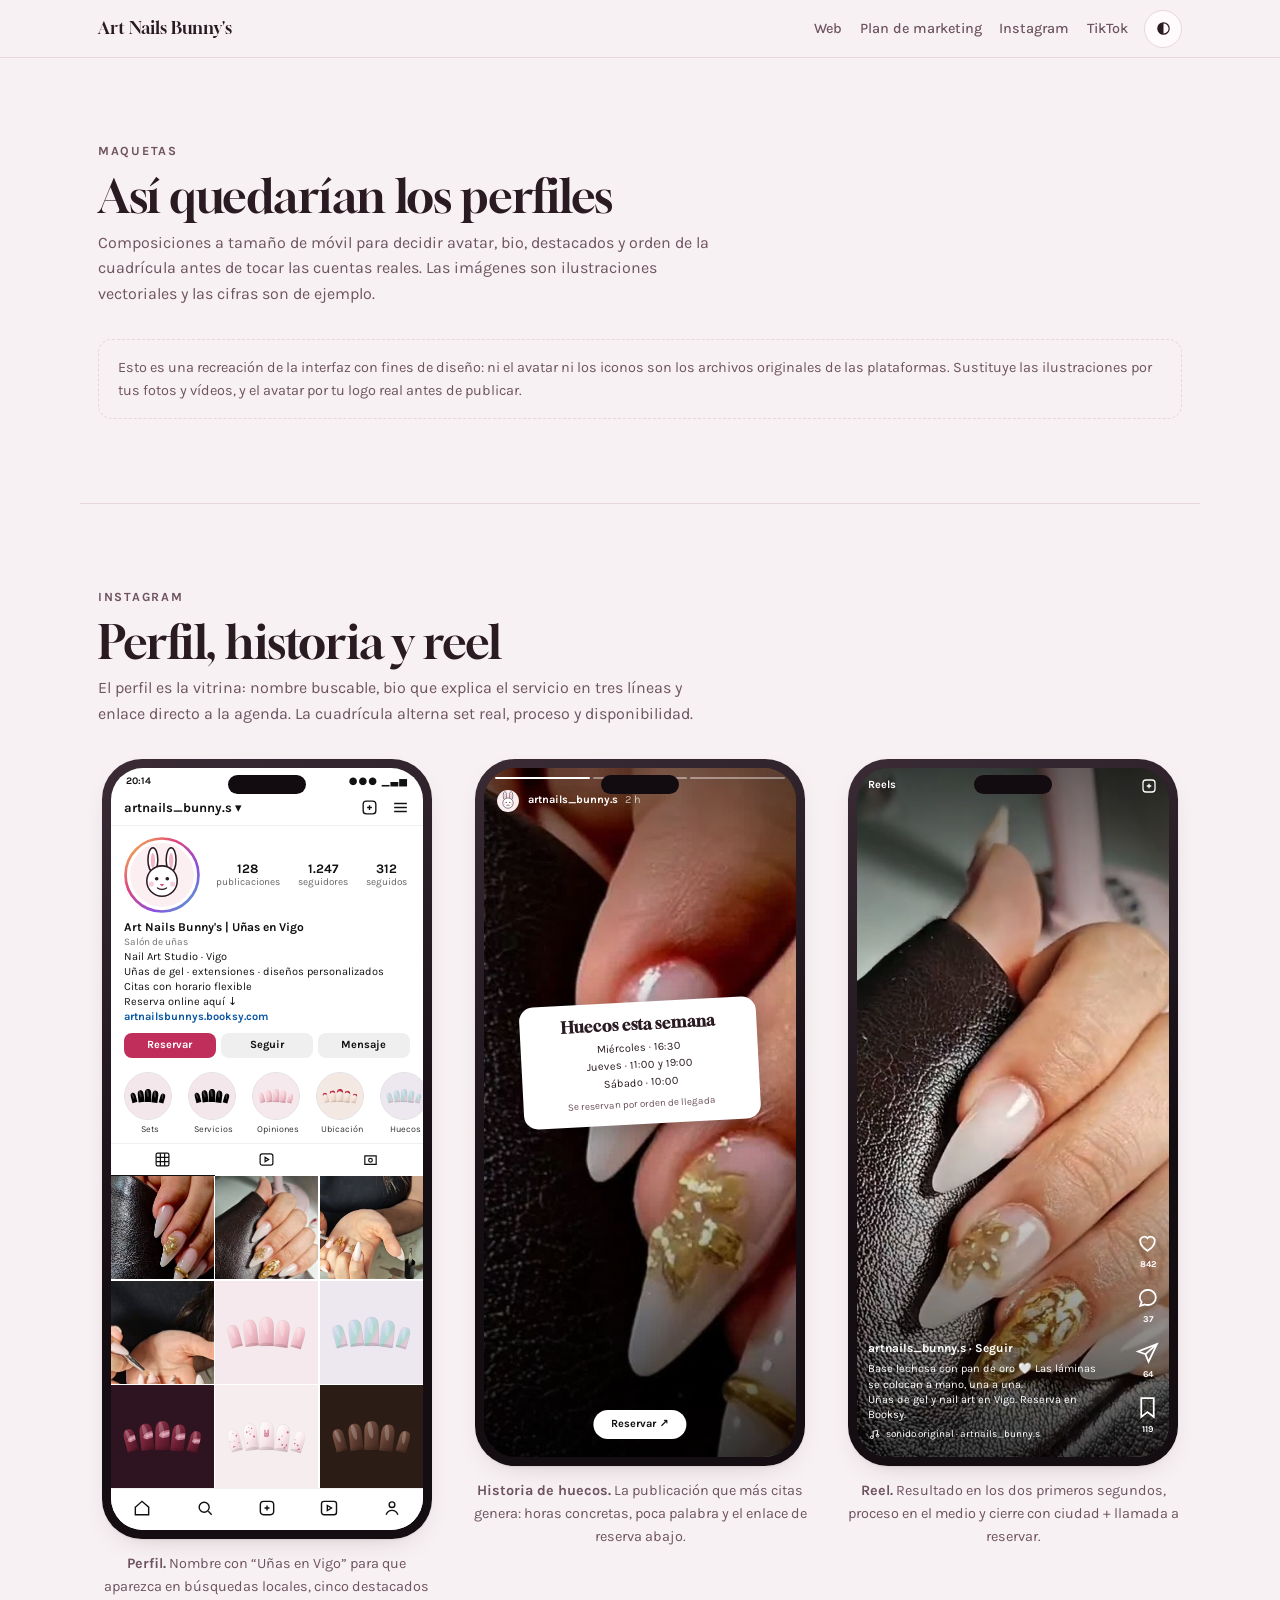
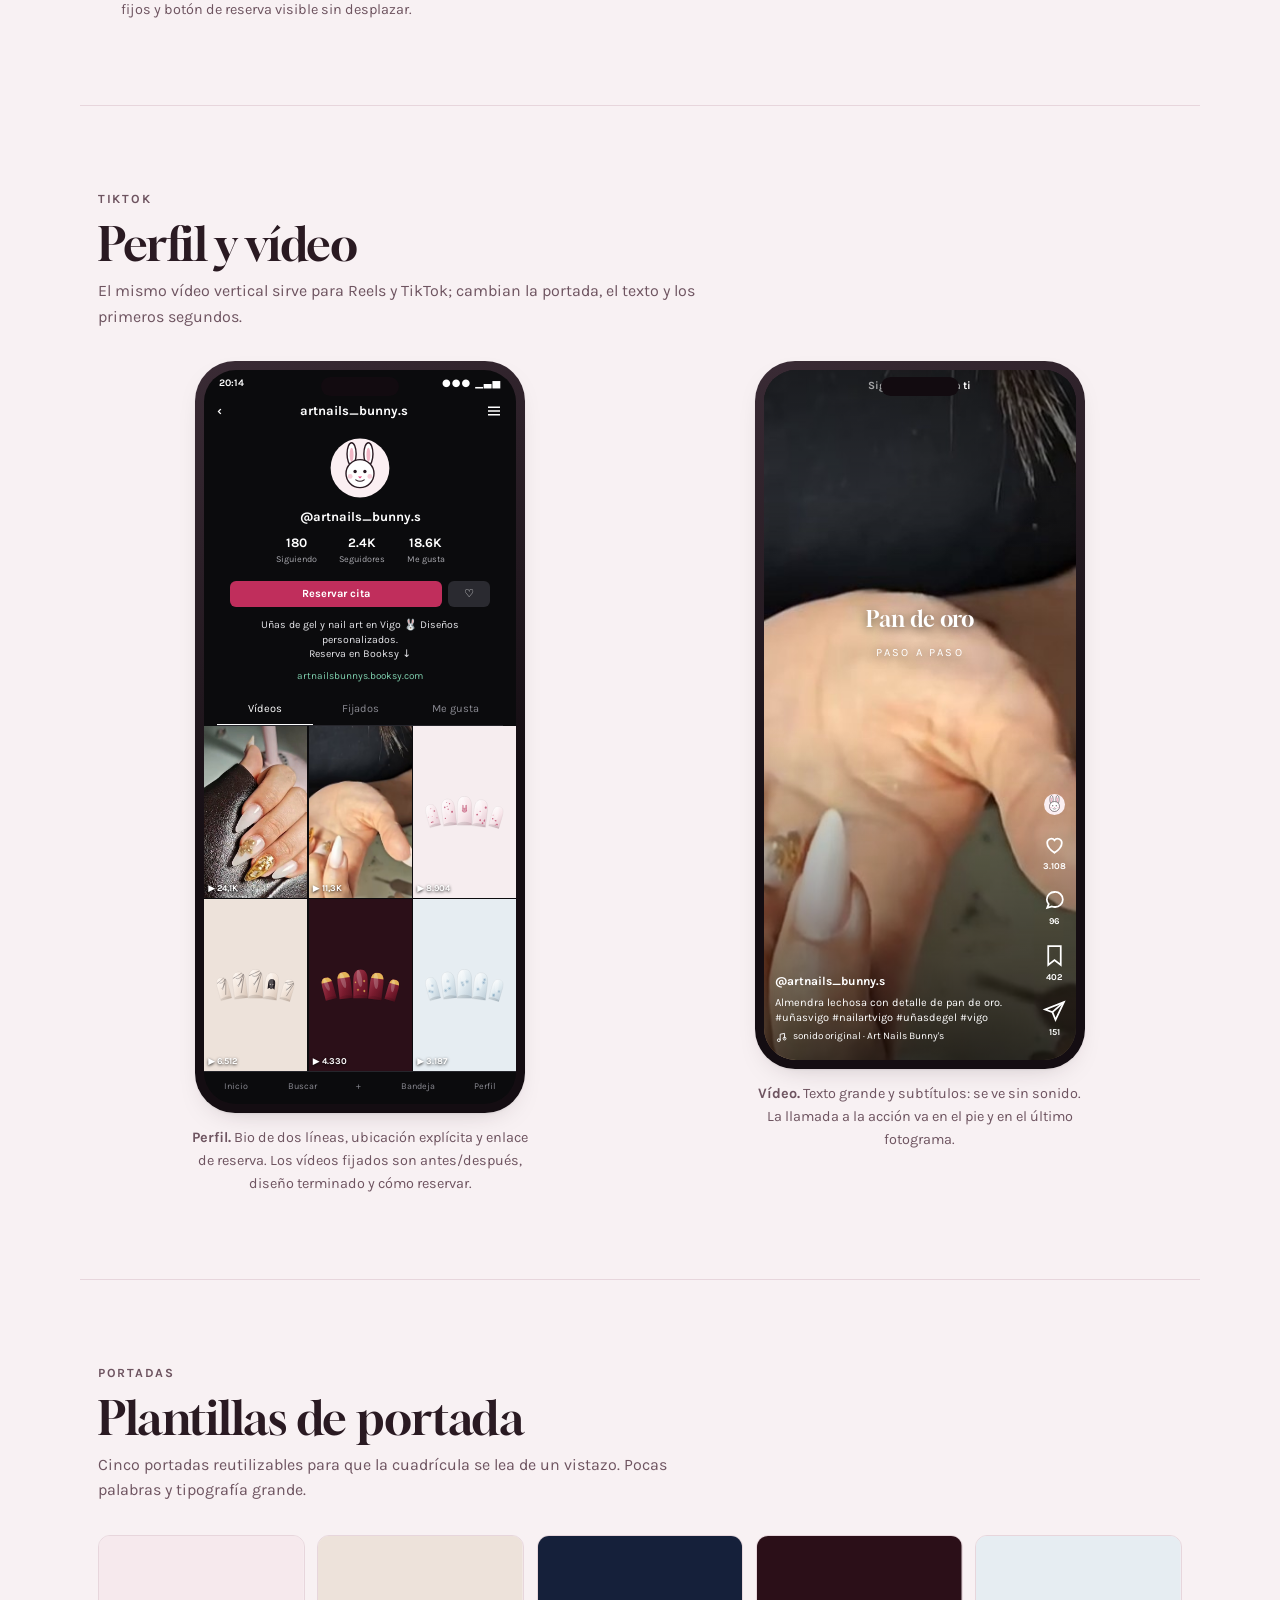
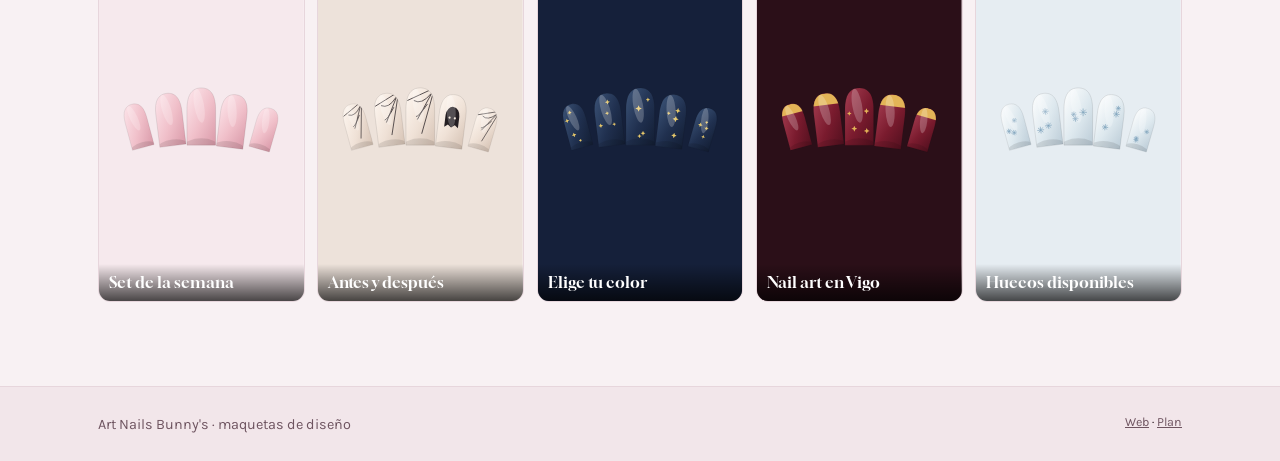
<file: mockups.html>
<!doctype html>
<html lang="es">
<head>
<meta charset="utf-8">
<meta name="viewport" content="width=device-width, initial-scale=1, viewport-fit=cover">
<meta name="claude:viewport-fit-sides" content="cover">
<title>Maquetas de perfil</title>
<meta name="description" content="Maquetas realistas del perfil de Instagram y TikTok de Art Nails Bunny's.">
<link rel="preconnect" href="https://fonts.googleapis.com">
<link rel="preconnect" href="https://fonts.gstatic.com" crossorigin>
<link rel="stylesheet" href="https://fonts.googleapis.com/css2?family=Gloock&family=Karla:wght@400;500;700&display=swap">
<style>
/* ============================================================
   Art Nails Bunny's — sistema visual compartido
   Layout: vitrina editorial. Columna de lectura estrecha,
   piezas visuales anchas, forma "almendra" (uña) como firma.
   ============================================================ */

:root{
  /* color — claro */
  --lienzo:#F8F1F3;
  --superficie:#FFFBFC;
  --superficie-2:#F2E6EA;
  --tinta:#2A1A22;
  --tinta-suave:#6E5460;
  --frambuesa:#C02E5C;
  --frambuesa-sobre:#FFFFFF;
  --rosa:#F3CFD8;
  --menta:#A8D8CC;
  --borde:#E7D6DC;
  --sombra:0 1px 2px rgba(42,26,34,.06), 0 10px 30px -18px rgba(42,26,34,.35);
  --cromo:linear-gradient(100deg,#EBD9E4 0%,#C9D9E8 22%,#A8D8CC 44%,#F3CFD8 68%,#D9CBE8 86%,#EFE2E6 100%);
  --ok:#2E7D62; --aviso:#9A6B12; --critico:#B23A3A;

  /* tipografía */
  --display:"Gloock","Playfair Display",Georgia,"Times New Roman",serif;
  --texto:"Karla",ui-sans-serif,system-ui,-apple-system,"Segoe UI",sans-serif;

  /* escala */
  --s1:.78rem; --s2:.9rem; --s3:1rem; --s4:1.2rem;
  --s5:1.55rem; --s6:2.1rem; --s7:2.9rem; --s8:3.8rem;
  --r:14px; --r-almendra:999px 999px 16px 16px;
}
@media (prefers-color-scheme:dark){
  :root:not([data-theme="light"]){
    --lienzo:#171017; --superficie:#211722; --superficie-2:#2C1F2B;
    --tinta:#F7E9EF; --tinta-suave:#C2A8B5;
    --frambuesa:#FF85A8; --frambuesa-sobre:#2A0E18;
    --rosa:#5C3846; --menta:#6AA496; --borde:#3B2A38;
    --sombra:0 1px 2px rgba(0,0,0,.4), 0 14px 34px -20px rgba(0,0,0,.8);
    --cromo:linear-gradient(100deg,#5B4657 0%,#3F5566 22%,#4C7F74 44%,#7E4A5C 68%,#574B74 86%,#4A3A46 100%);
    --ok:#7FD0AE; --aviso:#E8BC6A; --critico:#F08A8A;
    color-scheme:dark;
  }
}
:root[data-theme="dark"]{
  --lienzo:#171017; --superficie:#211722; --superficie-2:#2C1F2B;
  --tinta:#F7E9EF; --tinta-suave:#C2A8B5;
  --frambuesa:#FF85A8; --frambuesa-sobre:#2A0E18;
  --rosa:#5C3846; --menta:#6AA496; --borde:#3B2A38;
  --sombra:0 1px 2px rgba(0,0,0,.4), 0 14px 34px -20px rgba(0,0,0,.8);
  --cromo:linear-gradient(100deg,#5B4657 0%,#3F5566 22%,#4C7F74 44%,#7E4A5C 68%,#574B74 86%,#4A3A46 100%);
  --ok:#7FD0AE; --aviso:#E8BC6A; --critico:#F08A8A;
  color-scheme:dark;
}

*,*::before,*::after{box-sizing:border-box}
body{
  margin:0; background:var(--lienzo); color:var(--tinta);
  font-family:var(--texto); font-size:16px; line-height:1.6;
  -webkit-font-smoothing:antialiased;
}
img{max-width:100%; display:block}
svg{display:block; max-width:100%}
a{color:inherit}
h1,h2,h3,h4{font-family:var(--display); font-weight:400; line-height:1.08; text-wrap:balance; margin:0}
h1{font-size:clamp(2.3rem,7vw,var(--s8)); letter-spacing:-.015em}
h2{font-size:clamp(1.7rem,4.6vw,var(--s7)); letter-spacing:-.01em}
h3{font-size:var(--s5)}
h4{font-family:var(--texto); font-weight:700; font-size:var(--s3)}
p{margin:0}
ul,ol{margin:0; padding-left:1.1rem}
strong{font-weight:700}
:focus-visible{outline:2.5px solid var(--frambuesa); outline-offset:3px; border-radius:6px}

/* --------- estructura --------- */
.wrap{
  width:100%; max-width:1120px; margin-inline:auto;
  padding-left:max(18px,env(safe-area-inset-left,0px));
  padding-right:max(18px,env(safe-area-inset-right,0px));
}
.wrap--texto{max-width:760px}
.seccion{padding-block:clamp(44px,7vw,84px)}
.seccion--borde{border-top:1px solid var(--borde)}
.pila{display:flex; flex-direction:column; gap:1rem}
.pila-2{display:flex; flex-direction:column; gap:1.8rem}
.fila{display:flex; flex-wrap:wrap; gap:.6rem; align-items:center}
.rejilla{display:grid; gap:1rem}
@media(min-width:620px){ .rejilla--2{grid-template-columns:repeat(2,minmax(0,1fr))} }
@media(min-width:860px){
  .rejilla--3{grid-template-columns:repeat(3,minmax(0,1fr))}
  .rejilla--4{grid-template-columns:repeat(4,minmax(0,1fr))}
}
.rejilla>*{min-width:0}

/* --------- piezas --------- */
.etiqueta{
  font-size:var(--s1); font-weight:700; letter-spacing:.14em;
  text-transform:uppercase; color:var(--tinta-suave);
}
.cabecera-seccion{display:flex; flex-direction:column; gap:.55rem; margin-bottom:2rem; max-width:62ch}
.cabecera-seccion p{color:var(--tinta-suave)}
.hairline{height:3px; border:0; margin:0; background:var(--cromo); border-radius:3px}

.tarjeta{
  background:var(--superficie); border:1px solid var(--borde);
  border-radius:var(--r); padding:1.15rem 1.2rem;
}
.tarjeta--plana{background:transparent; box-shadow:none}
.tarjeta--realce{box-shadow:var(--sombra)}

.btn{
  display:inline-flex; align-items:center; justify-content:center; gap:.5rem;
  font-family:var(--texto); font-weight:700; font-size:var(--s2);
  letter-spacing:.02em; padding:.78rem 1.25rem; border-radius:999px;
  border:1px solid transparent; cursor:pointer; text-decoration:none;
  transition:transform .15s ease, background .15s ease, border-color .15s ease;
}
.btn:hover{transform:translateY(-1px)}
.btn--principal{background:var(--frambuesa); color:var(--frambuesa-sobre)}
.btn--linea{background:transparent; color:var(--tinta); border-color:var(--borde)}
.btn--linea:hover{border-color:var(--frambuesa); color:var(--frambuesa)}
.btn--pequeno{padding:.45rem .85rem; font-size:var(--s1)}

.chip{
  display:inline-flex; align-items:center; gap:.4rem; padding:.4rem .8rem;
  border:1px solid var(--borde); border-radius:999px; background:var(--superficie);
  font-size:var(--s1); font-weight:700; letter-spacing:.04em; cursor:pointer;
  color:var(--tinta-suave); font-family:var(--texto);
}
.chip[aria-pressed="true"],.chip.activo{background:var(--frambuesa); border-color:var(--frambuesa); color:var(--frambuesa-sobre)}

.pastilla{
  display:inline-block; padding:.18rem .6rem; border-radius:999px;
  font-size:var(--s1); font-weight:700; letter-spacing:.05em;
  background:var(--superficie-2); color:var(--tinta-suave);
}
.pastilla--menta{background:color-mix(in srgb,var(--menta) 45%,transparent); color:var(--tinta)}
.pastilla--rosa{background:var(--rosa); color:var(--tinta)}

.nota{
  font-size:var(--s2); color:var(--tinta-suave);
  border-left:3px solid var(--rosa); padding:.3rem 0 .3rem .9rem;
}

/* tablas */
.tabla-cont{overflow-x:auto; border:1px solid var(--borde); border-radius:var(--r); background:var(--superficie)}
table{border-collapse:collapse; width:100%; min-width:520px; font-size:var(--s2)}
th,td{text-align:left; padding:.7rem .9rem; border-bottom:1px solid var(--borde); vertical-align:top}
th{font-size:var(--s1); letter-spacing:.1em; text-transform:uppercase; color:var(--tinta-suave); font-weight:700}
tbody tr:last-child td{border-bottom:0}
td.num,th.num{text-align:right; font-variant-numeric:tabular-nums}

/* cabecera fija */
.barra{
  position:sticky; top:env(safe-area-inset-top,0px); z-index:20;
  background:color-mix(in srgb,var(--lienzo) 88%,transparent);
  backdrop-filter:saturate(160%) blur(12px);
  border-bottom:1px solid var(--borde);
}
body::before{
  content:""; position:fixed; inset:0 0 auto; height:env(safe-area-inset-top,0px);
  z-index:21; background:var(--lienzo);
}
.barra__int{display:flex; align-items:center; gap:1rem; padding-block:.6rem}
.barra__marca{display:flex; align-items:center; gap:.6rem; text-decoration:none; font-family:var(--display); font-size:1.05rem; line-height:1.1}
.barra__nav{display:none; margin-left:auto; gap:1.1rem}
.barra__nav a{text-decoration:none; font-size:var(--s2); font-weight:500; color:var(--tinta-suave)}
.barra__nav a:hover{color:var(--frambuesa)}
.barra__acc{margin-left:auto; display:flex; gap:.5rem; align-items:center}
@media(min-width:900px){ .barra__nav{display:flex} .barra__acc{margin-left:0} }

.tema{
  width:38px; height:38px; display:grid; place-items:center; cursor:pointer;
  border-radius:999px; border:1px solid var(--borde); background:var(--superficie); color:var(--tinta);
}

/* acordeón */
details.acc{border:1px solid var(--borde); border-radius:var(--r); background:var(--superficie); padding:.2rem .9rem}
details.acc+details.acc{margin-top:.6rem}
details.acc summary{cursor:pointer; font-weight:700; padding:.85rem 0; list-style:none; display:flex; justify-content:space-between; gap:1rem; align-items:center}
details.acc summary::-webkit-details-marker{display:none}
details.acc summary::after{content:"+"; font-family:var(--display); font-size:1.3rem; color:var(--frambuesa)}
details.acc[open] summary::after{content:"–"}
details.acc .acc__cuerpo{padding-bottom:.95rem; color:var(--tinta-suave); font-size:var(--s2)}

/* formularios */
label{font-size:var(--s1); font-weight:700; letter-spacing:.08em; text-transform:uppercase; color:var(--tinta-suave)}
input,select,textarea{
  font-family:var(--texto); font-size:var(--s3); width:100%;
  padding:.6rem .75rem; border-radius:10px; border:1px solid var(--borde);
  background:var(--superficie); color:var(--tinta);
}
.campo{display:flex; flex-direction:column; gap:.35rem}

/* pie */
.pie{border-top:1px solid var(--borde); background:var(--superficie-2)}
.pie a{color:var(--tinta-suave)}

@media (prefers-reduced-motion:reduce){
  *{animation-duration:.001ms!important; transition-duration:.001ms!important}
}

/* --------- fotos reales en lugar de maquetas --------- */
.arte-foto{display:block; width:100%; height:100%; object-fit:cover; background:var(--superficie-2)}
.pieza .arte-foto,.temporada__card .arte-foto,.marco .arte-foto{aspect-ratio:300/210; height:auto}
.marca-maqueta{position:absolute; left:10px; top:10px; z-index:2}
.pieza{position:relative}

</style>
<style>
.escaparate{display:grid; gap:2.2rem; grid-template-columns:repeat(auto-fit,minmax(300px,1fr)); align-items:start}
.pieza-maqueta{display:flex; flex-direction:column; gap:.8rem; align-items:center}
.pieza-maqueta__txt{max-width:340px; font-size:var(--s2); color:var(--tinta-suave); text-align:center}

/* --- teléfono --- */
.tel{
  width:min(330px,88vw); aspect-ratio:9/19.3; border-radius:40px; padding:9px;
  background:linear-gradient(160deg,#3A2B35,#140D12 60%); box-shadow:var(--sombra); flex:0 0 auto;
}
.pantalla{
  width:100%; height:100%; border-radius:32px; overflow:hidden; position:relative;
  display:flex; flex-direction:column; font-family:"Karla",system-ui,sans-serif;
  font-size:11px; line-height:1.35; color-scheme:light;
}
.pantalla *{box-sizing:border-box}
.isla{position:absolute; top:7px; left:50%; transform:translateX(-50%); width:78px; height:19px; border-radius:999px; background:#120B10; z-index:5}
.estado{display:flex; justify-content:space-between; align-items:center; padding:7px 15px 2px; font-size:10px; font-weight:700}
.estado span:last-child{letter-spacing:1px}

/* --- Instagram --- */
.ig{background:#fff; color:#111}
.ig__barra{display:flex; align-items:center; justify-content:space-between; padding:8px 13px; border-bottom:.5px solid #efefef}
.ig__usuario{font-weight:700; font-size:13px; display:flex; align-items:center; gap:4px}
.ig__cuerpo{flex:1; overflow:hidden; display:flex; flex-direction:column}
.ig__perfil{display:flex; align-items:center; gap:16px; padding:11px 13px 6px}
.ig__nums{display:flex; gap:18px; flex:1; text-align:center}
.ig__nums div{display:flex; flex-direction:column; line-height:1.15}
.ig__nums b{font-size:13px}
.ig__nums span{font-size:10px; color:#666}
.ig__bio{padding:0 13px; white-space:pre-line; font-size:11px}
.ig__bio b{display:block; font-size:12px}
.ig__enlace{color:#0b57a4; font-weight:700; font-size:11px}
.ig__botones{display:flex; gap:5px; padding:9px 13px 4px}
.ig__btn{flex:1; text-align:center; padding:5px 0; border-radius:8px; background:#efefef; font-weight:700; font-size:11px}
.ig__btn--pri{background:#C02E5C; color:#fff}
.ig__dest{display:flex; gap:12px; padding:10px 13px 8px; overflow:hidden}
.ig__dest div{text-align:center; width:52px; flex:0 0 auto}
.ig__dest i{display:block; width:48px; height:48px; border-radius:999px; border:1px solid #e3e3e3; background:#F6E9ED; margin-bottom:3px; overflow:hidden}
.ig__dest span{font-size:9px; color:#333; display:block; overflow:hidden; text-overflow:ellipsis; white-space:nowrap}
.ig__tabs{display:flex; border-top:.5px solid #efefef}
.ig__tabs div{flex:1; display:grid; place-items:center; padding:7px 0; border-bottom:1.5px solid transparent}
.ig__tabs div.on{border-bottom-color:#111}
.ig__grid{display:grid; grid-template-columns:repeat(3,1fr); gap:1.5px; background:#fff}
.ig__grid>*{aspect-ratio:1; overflow:hidden; position:relative}
.ig__grid svg{width:100%; height:100%; object-fit:cover}
.ig__pie{display:flex; justify-content:space-around; padding:9px 0 12px; border-top:.5px solid #efefef; background:#fff}

/* --- historia / reel --- */
.lleno{position:absolute; inset:0}
.lleno svg{width:100%; height:100%}
.velo{position:absolute; inset:0; background:linear-gradient(180deg,rgba(0,0,0,.45) 0%,rgba(0,0,0,0) 28%,rgba(0,0,0,0) 52%,rgba(0,0,0,.72) 100%)}
.story__barras{display:flex; gap:3px; padding:9px 11px 0; position:relative; z-index:3}
.story__barras i{flex:1; height:2px; border-radius:2px; background:rgba(255,255,255,.4)}
.story__barras i.on{background:#fff}
.story__cab{display:flex; align-items:center; gap:7px; padding:9px 11px; color:#fff; position:relative; z-index:3; font-size:11px; font-weight:700}
.sticker{
  position:absolute; left:50%; top:34%; transform:translateX(-50%) rotate(-3deg); z-index:3;
  background:#fff; color:#2A1A22; border-radius:14px; padding:12px 16px; width:76%; text-align:center;
  box-shadow:0 8px 24px rgba(0,0,0,.3);
}
.sticker b{font-family:"Gloock",Georgia,serif; font-size:16px; display:block; margin-bottom:5px}
.sticker ul{list-style:none; padding:0; margin:0; font-size:11px; display:grid; gap:3px}
.story__cta{position:absolute; left:50%; bottom:18px; transform:translateX(-50%); z-index:3; background:#fff; color:#111; border-radius:999px; padding:7px 18px; font-weight:700; font-size:11px}
.reel__txt{position:absolute; left:11px; right:62px; bottom:16px; z-index:3; color:#fff; display:flex; flex-direction:column; gap:5px}
.reel__txt b{font-size:12px}
.reel__txt p{font-size:11px; line-height:1.4}
.rail{position:absolute; right:9px; bottom:22px; z-index:3; display:flex; flex-direction:column; gap:15px; align-items:center; color:#fff; font-size:9px; font-weight:700}
.rail div{display:flex; flex-direction:column; align-items:center; gap:3px}
.rail svg{width:25px; height:25px}
.sonido{display:flex; align-items:center; gap:5px; font-size:10px; color:#fff}

/* --- TikTok --- */
.tt{background:#0b0b0d; color:#fff}
.tt__barra{display:flex; align-items:center; justify-content:space-between; padding:9px 13px; font-weight:700; font-size:13px}
.tt__perfil{display:flex; flex-direction:column; align-items:center; gap:5px; padding:4px 13px 0}
.tt__user{font-weight:700; font-size:13px}
.tt__nums{display:flex; gap:22px; margin-top:4px}
.tt__nums div{text-align:center}
.tt__nums b{display:block; font-size:13px}
.tt__nums span{font-size:9px; color:#a7a7ad}
.tt__bio{font-size:10.5px; text-align:center; white-space:pre-line; color:#e6e6ea; padding:0 18px}
.tt__acc{display:flex; gap:6px; padding:9px 13px 6px; width:100%}
.tt__btn{flex:1; text-align:center; padding:6px 0; border-radius:6px; font-weight:700; font-size:11px; background:#C02E5C; color:#fff}
.tt__btn--sec{background:#2a2a30; color:#fff; flex:0 0 42px}
.tt__tabs{display:flex; margin-top:7px; border-bottom:.5px solid #26262c; width:100%}
.tt__tabs div{flex:1; text-align:center; padding:7px 0; font-size:11px; color:#8a8a92; border-bottom:1.5px solid transparent}
.tt__tabs div.on{color:#fff; border-bottom-color:#fff}
.tt__grid{display:grid; grid-template-columns:repeat(3,1fr); gap:1.5px}
.tt__grid>*{aspect-ratio:9/15; position:relative; overflow:hidden; background:#16161a}
.tt__grid svg{width:100%; height:100%}
.tt__vistas{position:absolute; left:4px; bottom:4px; font-size:9px; font-weight:700; text-shadow:0 1px 3px rgba(0,0,0,.8)}
.tt__pie{display:flex; justify-content:space-around; padding:8px 0 12px; border-top:.5px solid #26262c; font-size:9px; color:#8a8a92}

.aviso-maqueta{border:1px dashed var(--borde); border-radius:var(--r); padding:1rem 1.2rem; font-size:var(--s2); color:var(--tinta-suave)}
.cubiertas{display:grid; gap:.8rem; grid-template-columns:repeat(auto-fit,minmax(130px,1fr))}
.cubierta{aspect-ratio:9/16; border-radius:12px; overflow:hidden; position:relative; border:1px solid var(--borde)}
.cubierta svg{width:100%; height:100%}
.cubierta span{position:absolute; inset:auto 0 0 0; padding:10px; color:#fff; font-family:"Gloock",Georgia,serif; font-size:1rem; line-height:1.1; background:linear-gradient(transparent,rgba(0,0,0,.7))}
</style>
</head>
<body>

<header class="barra">
  <div class="wrap barra__int">
    <a class="barra__marca" href="index.html"><span>Art Nails Bunny's</span></a>
    <nav class="barra__nav">
      <a href="index.html">Web</a>
      <a href="plan.html">Plan de marketing</a>
      <a href="#instagram">Instagram</a>
      <a href="#tiktok">TikTok</a>
    </nav>
    <div class="barra__acc"><button class="tema" id="btnTema" type="button" aria-label="Cambiar tema"><svg viewBox="0 0 24 24" width="17" height="17" aria-hidden="true" fill="none" stroke="currentColor" stroke-width="1.7"><circle cx="12" cy="12" r="8"/><path d="M12 4a8 8 0 0 0 0 16z" fill="currentColor" stroke="none"/></svg></button></div>
  </div>
</header>

<main>
  <section class="wrap seccion">
    <div class="cabecera-seccion">
      <span class="etiqueta">Maquetas</span>
      <h2>Así quedarían los perfiles</h2>
      <p>Composiciones a tamaño de móvil para decidir avatar, bio, destacados y orden de la cuadrícula antes de tocar las cuentas reales. Las imágenes son ilustraciones vectoriales y las cifras son de ejemplo.</p>
    </div>
    <p class="aviso-maqueta">Esto es una recreación de la interfaz con fines de diseño: ni el avatar ni los iconos son los archivos originales de las plataformas. Sustituye las ilustraciones por tus fotos y vídeos, y el avatar por tu logo real antes de publicar.</p>
  </section>

  <section class="wrap seccion seccion--borde" id="instagram">
    <div class="cabecera-seccion">
      <span class="etiqueta">Instagram</span>
      <h2>Perfil, historia y reel</h2>
      <p>El perfil es la vitrina: nombre buscable, bio que explica el servicio en tres líneas y enlace directo a la agenda. La cuadrícula alterna set real, proceso y disponibilidad.</p>
    </div>
    <div class="escaparate">
      <div class="pieza-maqueta">
        <div class="tel"><div class="pantalla ig" id="igPerfil"></div></div>
        <p class="pieza-maqueta__txt"><b>Perfil.</b> Nombre con “Uñas en Vigo” para que aparezca en búsquedas locales, cinco destacados fijos y botón de reserva visible sin desplazar.</p>
      </div>
      <div class="pieza-maqueta">
        <div class="tel"><div class="pantalla" id="igStory" style="background:#1a1016; position:relative; display:block"></div></div>
        <p class="pieza-maqueta__txt"><b>Historia de huecos.</b> La publicación que más citas genera: horas concretas, poca palabra y el enlace de reserva abajo.</p>
      </div>
      <div class="pieza-maqueta">
        <div class="tel"><div class="pantalla" id="igReel" style="background:#120c10; position:relative; display:block"></div></div>
        <p class="pieza-maqueta__txt"><b>Reel.</b> Resultado en los dos primeros segundos, proceso en el medio y cierre con ciudad + llamada a reservar.</p>
      </div>
    </div>
  </section>

  <section class="wrap seccion seccion--borde" id="tiktok">
    <div class="cabecera-seccion">
      <span class="etiqueta">TikTok</span>
      <h2>Perfil y vídeo</h2>
      <p>El mismo vídeo vertical sirve para Reels y TikTok; cambian la portada, el texto y los primeros segundos.</p>
    </div>
    <div class="escaparate">
      <div class="pieza-maqueta">
        <div class="tel"><div class="pantalla tt" id="ttPerfil"></div></div>
        <p class="pieza-maqueta__txt"><b>Perfil.</b> Bio de dos líneas, ubicación explícita y enlace de reserva. Los vídeos fijados son antes/después, diseño terminado y cómo reservar.</p>
      </div>
      <div class="pieza-maqueta">
        <div class="tel"><div class="pantalla" id="ttVideo" style="background:#0b0b0d; position:relative; display:block"></div></div>
        <p class="pieza-maqueta__txt"><b>Vídeo.</b> Texto grande y subtítulos: se ve sin sonido. La llamada a la acción va en el pie y en el último fotograma.</p>
      </div>
    </div>
  </section>

  <section class="wrap seccion seccion--borde">
    <div class="cabecera-seccion">
      <span class="etiqueta">Portadas</span>
      <h2>Plantillas de portada</h2>
      <p>Cinco portadas reutilizables para que la cuadrícula se lea de un vistazo. Pocas palabras y tipografía grande.</p>
    </div>
    <div class="cubiertas" id="cubiertas"></div>
  </section>
</main>

<footer class="pie">
  <div class="wrap" style="padding-block:1.6rem; display:flex; flex-wrap:wrap; gap:1rem; justify-content:space-between">
    <p style="font-size:var(--s2); color:var(--tinta-suave)">Art Nails Bunny's · maquetas de diseño</p>
    <p style="font-size:var(--s1)"><a href="index.html">Web</a> · <a href="plan.html">Plan</a></p>
  </div>
</footer>

<script>
/* ============================================================
   nails.js — dibuja sets de uñas en SVG (maquetas)
   Sustituye estas maquetas por fotos reales antes de publicar:
   cada tarjeta acepta una imagen propia (ver data.js -> foto).
   ============================================================ */
(function (global) {
  'use strict';

  function semilla(n) {
    var s = (n >>> 0) || 7;
    return function () {
      s ^= s << 13; s >>>= 0; s ^= s >> 17; s ^= s << 5; s >>>= 0;
      return s / 4294967296;
    };
  }

  /* contorno de uña almendrada, origen en el centro de la base */
  function contorno(w, h) {
    var mx = w / 2;
    return 'M' + (-mx) + ',' + h +
      'L' + (-mx) + ',' + (h * 0.38) +
      'C' + (-mx) + ',' + (h * 0.10) + ' ' + (-w * 0.30) + ',0 0,0' +
      'C' + (w * 0.30) + ',0 ' + mx + ',' + (h * 0.10) + ' ' + mx + ',' + (h * 0.38) +
      'L' + mx + ',' + h + 'Z';
  }

  function esc(v) { return String(v).replace(/&/g, '&amp;').replace(/</g, '&lt;'); }

  /* --- motivos ------------------------------------------------ */
  function motivo(tipo, d, w, h, id, rnd) {
    var mx = w / 2, out = '';
    switch (tipo) {
      case 'french':
        out += '<path d="M' + (-mx) + ',' + (h * 0.30) + ' Q0,' + (h * 0.02) + ' ' + mx + ',' + (h * 0.30) +
               ' L' + mx + ',0 L' + (-mx) + ',0 Z" fill="' + d.acento + '"/>';
        break;
      case 'punta':
        out += '<rect x="' + (-mx) + '" y="0" width="' + w + '" height="' + (h * 0.22) + '" fill="' + d.acento + '"/>';
        break;
      case 'cromo':
        out += '<rect x="' + (-mx) + '" y="0" width="' + w + '" height="' + h + '" fill="url(#cr' + id + ')" opacity=".85"/>';
        break;
      case 'cateye':
        out += '<ellipse cx="0" cy="' + (h * 0.46) + '" rx="' + (w * 0.52) + '" ry="' + (h * 0.12) +
               '" fill="' + d.acento + '" opacity=".75" transform="rotate(-16)"/>' +
               '<ellipse cx="0" cy="' + (h * 0.46) + '" rx="' + (w * 0.30) + '" ry="' + (h * 0.05) +
               '" fill="#fff" opacity=".35" transform="rotate(-16)"/>';
        break;
      case 'lunares':
        for (var i = 0; i < 7; i++) {
          out += '<circle cx="' + ((rnd() - 0.5) * w * 0.8).toFixed(1) + '" cy="' + (h * 0.12 + rnd() * h * 0.78).toFixed(1) +
                 '" r="' + (1.6 + rnd() * 1.8).toFixed(1) + '" fill="' + d.acento + '"/>';
        }
        break;
      case 'estrellas':
        for (var j = 0; j < 4; j++) {
          var ex = (rnd() - 0.5) * w * 0.7, ey = h * 0.15 + rnd() * h * 0.7, r = 3 + rnd() * 2;
          out += '<path d="M' + ex + ',' + (ey - r) + ' L' + (ex + r * 0.3) + ',' + (ey - r * 0.3) +
                 ' L' + (ex + r) + ',' + ey + ' L' + (ex + r * 0.3) + ',' + (ey + r * 0.3) +
                 ' L' + ex + ',' + (ey + r) + ' L' + (ex - r * 0.3) + ',' + (ey + r * 0.3) +
                 ' L' + (ex - r) + ',' + ey + ' L' + (ex - r * 0.3) + ',' + (ey - r * 0.3) + 'Z" fill="' + d.acento + '"/>';
        }
        break;
      case 'purpurina':
        for (var k = 0; k < 26; k++) {
          out += '<circle cx="' + ((rnd() - 0.5) * w).toFixed(1) + '" cy="' + (rnd() * h).toFixed(1) +
                 '" r="' + (0.7 + rnd() * 1.3).toFixed(1) + '" fill="' + d.acento + '" opacity="' + (0.4 + rnd() * 0.6).toFixed(2) + '"/>';
        }
        break;
      case 'telarana':
        out += '<g stroke="' + d.acento + '" stroke-width="1.1" fill="none">' +
               '<path d="M' + mx + ',0 L' + (-mx * 0.2) + ',' + (h * 0.55) + '"/>' +
               '<path d="M' + mx + ',0 L' + (-mx * 0.9) + ',' + (h * 0.22) + '"/>' +
               '<path d="M' + mx + ',0 L' + (mx * 0.1) + ',' + (h * 0.8) + '"/>' +
               '<path d="M' + (mx * 0.75) + ',' + (h * 0.1) + ' Q' + (mx * 0.1) + ',' + (h * 0.3) + ' ' + (-mx * 0.45) + ',' + (h * 0.22) + '"/>' +
               '<path d="M' + (mx * 0.5) + ',' + (h * 0.28) + ' Q' + (-mx * 0.1) + ',' + (h * 0.5) + ' ' + (-mx * 0.3) + ',' + (h * 0.5) + '"/>' +
               '</g>';
        break;
      case 'fantasma':
        out += '<path d="M' + (-w * 0.26) + ',' + (h * 0.62) + ' L' + (-w * 0.26) + ',' + (h * 0.40) +
               ' a' + (w * 0.26) + ',' + (h * 0.17) + ' 0 0 1 ' + (w * 0.52) + ',0 L' + (w * 0.26) + ',' + (h * 0.62) +
               ' l' + (-w * 0.13) + ',' + (-h * 0.05) + ' l' + (-w * 0.13) + ',' + (h * 0.05) +
               ' l' + (-w * 0.13) + ',' + (-h * 0.05) + ' Z" fill="' + d.acento + '"/>' +
               '<circle cx="' + (-w * 0.1) + '" cy="' + (h * 0.44) + '" r="1.7" fill="' + d.base + '"/>' +
               '<circle cx="' + (w * 0.1) + '" cy="' + (h * 0.44) + '" r="1.7" fill="' + d.base + '"/>';
        break;
      case 'copos':
        for (var c = 0; c < 3; c++) {
          var cx = (rnd() - 0.5) * w * 0.6, cy = h * 0.2 + rnd() * h * 0.6, rr = 3.4 + rnd() * 1.6;
          out += '<g stroke="' + d.acento + '" stroke-width="1" stroke-linecap="round">' +
                 '<path d="M' + (cx - rr) + ',' + cy + ' H' + (cx + rr) + '"/>' +
                 '<path d="M' + cx + ',' + (cy - rr) + ' V' + (cy + rr) + '"/>' +
                 '<path d="M' + (cx - rr * .7) + ',' + (cy - rr * .7) + ' L' + (cx + rr * .7) + ',' + (cy + rr * .7) + '"/>' +
                 '<path d="M' + (cx - rr * .7) + ',' + (cy + rr * .7) + ' L' + (cx + rr * .7) + ',' + (cy - rr * .7) + '"/></g>';
        }
        break;
      case 'lazo':
        out += '<g fill="' + d.acento + '" transform="translate(0,' + (h * 0.45) + ')">' +
               '<path d="M0,0 L-9,-6 L-9,6 Z"/><path d="M0,0 L9,-6 L9,6 Z"/><circle cx="0" cy="0" r="2.6"/></g>';
        break;
      case 'conejito':
        out += '<g transform="translate(0,' + (h * 0.48) + ')">' +
               '<ellipse cx="-4.6" cy="-9" rx="2.6" ry="7" fill="' + d.acento + '"/>' +
               '<ellipse cx="4.6" cy="-9" rx="2.6" ry="7" fill="' + d.acento + '"/>' +
               '<ellipse cx="-4.6" cy="-9" rx="1.1" ry="4.6" fill="' + d.base + '" opacity=".55"/>' +
               '<ellipse cx="4.6" cy="-9" rx="1.1" ry="4.6" fill="' + d.base + '" opacity=".55"/>' +
               '<circle cx="0" cy="0" r="7.2" fill="' + d.acento + '"/>' +
               '<circle cx="-2.4" cy="-.8" r="1" fill="' + d.base + '"/>' +
               '<circle cx="2.4" cy="-.8" r="1" fill="' + d.base + '"/>' +
               '<path d="M-1.6,2 Q0,3.4 1.6,2" stroke="' + d.base + '" stroke-width=".9" fill="none"/></g>';
        break;
      case 'rayas':
        for (var s = 0; s < 4; s++) {
          out += '<rect x="' + (-mx) + '" y="' + (h * (0.18 + s * 0.18)) + '" width="' + w + '" height="2.2" fill="' + d.acento + '" opacity=".9"/>';
        }
        break;
      case 'marmol':
        out += '<path d="M' + (-mx) + ',' + (h * .7) + ' Q' + (-w * .1) + ',' + (h * .45) + ' ' + (w * .1) + ',' + (h * .62) +
               ' T' + mx + ',' + (h * .35) + '" stroke="' + d.acento + '" stroke-width="1.6" fill="none" opacity=".9"/>' +
               '<path d="M' + (-mx) + ',' + (h * .3) + ' Q' + (-w * .05) + ',' + (h * .12) + ' ' + mx + ',' + (h * .25) +
               '" stroke="' + d.acento + '" stroke-width="1" fill="none" opacity=".6"/>';
        break;
    }
    return out;
  }

  /* --- set completo ------------------------------------------- */
  function set(d, opciones) {
    var o = opciones || {};
    var rnd = semilla(d.semilla || 11);
    var id = (d.id || 'x').replace(/[^a-z0-9]/gi, '');
    var ratio = o.ratio || 'h';
    var W = 300, H = ratio === 'v' ? 560 : (ratio === 'c' ? 300 : 210);
    var dy = (H - 210) / 2;
    var w = 42, h = 84, hueco = 9;
    var escalas = [0.78, 0.92, 1, 0.93, 0.74];
    var giros = [-15, -7, 0, 7, 16];
    var altos = [30, 14, 6, 16, 36];
    var total = 5 * w + 4 * hueco;
    var x0 = (W - total) / 2 + w / 2;

    var defs = '<defs>' +
      '<linearGradient id="g' + id + '" x1="0" y1="0" x2="1" y2="1">' +
      '<stop offset="0" stop-color="' + d.brillo + '"/><stop offset=".55" stop-color="' + d.base + '"/>' +
      '<stop offset="1" stop-color="' + (d.sombra || d.base) + '"/></linearGradient>' +
      '<linearGradient id="cr' + id + '" x1="0" y1="0" x2="1" y2="1">' +
      '<stop offset="0" stop-color="#EBD9E4"/><stop offset=".3" stop-color="#BDD4E6"/>' +
      '<stop offset=".55" stop-color="#A8D8CC"/><stop offset=".78" stop-color="#F0C9D7"/>' +
      '<stop offset="1" stop-color="#D6C7E8"/></linearGradient>';

    var cuerpo = '';
    for (var i = 0; i < 5; i++) {
      var cx = x0 + i * (w + hueco), cy = 54 + altos[i] + dy, e = escalas[i];
      var tipo = (d.especial && d.especial[i]) ? d.especial[i] : d.motivo;
      var cid = 'c' + id + i;
      defs += '<clipPath id="' + cid + '"><path d="' + contorno(w, h) + '"/></clipPath>';
      cuerpo += '<g transform="translate(' + cx.toFixed(1) + ',' + cy + ') rotate(' + giros[i] + ') scale(' + e + ')">' +
        '<path d="' + contorno(w, h) + '" fill="url(#g' + id + ')"/>' +
        '<g clip-path="url(#' + cid + ')">' + motivo(tipo, d, w, h, id, rnd) +
        '<ellipse cx="' + (-w * 0.18) + '" cy="' + (h * 0.3) + '" rx="' + (w * 0.17) + '" ry="' + (h * 0.3) +
        '" fill="#fff" opacity=".22" transform="rotate(-10)"/>' +
        '<ellipse cx="0" cy="' + (h * 1.02) + '" rx="' + (w * 0.6) + '" ry="' + (h * 0.14) + '" fill="#000" opacity=".10"/>' +
        '</g>' +
        '<path d="' + contorno(w, h) + '" fill="none" stroke="rgba(0,0,0,.14)" stroke-width="1"/>' +
        '</g>';
    }
    defs += '</defs>';

    return '<svg viewBox="0 0 ' + W + ' ' + H + '" role="img" aria-label="' + esc(d.nombre) + '" ' +
      (o.cubrir ? 'preserveAspectRatio="xMidYMid slice" ' : '') +
      (o.clase ? 'class="' + o.clase + '" ' : '') + 'xmlns="http://www.w3.org/2000/svg">' +
      '<rect x="0" y="0" width="' + W + '" height="' + H + '" fill="' + (d.fondo || '#F4E7EC') + '"/>' +
      defs + cuerpo + '</svg>';
  }

  /* --- avatar conejita (recreación, no es el logo original) ----- */
  function avatar(tam, aro) {
    var t = tam || 92;
    var anillo = aro === false ? '' :
      '<circle cx="50" cy="50" r="48" fill="none" stroke="url(#aro)" stroke-width="3.5"/>';
    return '<svg viewBox="0 0 100 100" width="' + t + '" height="' + t + '" aria-label="Avatar Art Nails Bunny\'s" xmlns="http://www.w3.org/2000/svg">' +
      '<defs><linearGradient id="aro" x1="0" y1="0" x2="1" y2="1">' +
      '<stop offset="0" stop-color="#F7C948"/><stop offset=".35" stop-color="#E0457B"/>' +
      '<stop offset=".7" stop-color="#8A4FE0"/><stop offset="1" stop-color="#44B8C9"/></linearGradient></defs>' +
      anillo +
      '<circle cx="50" cy="50" r="42" fill="#FBEFF2"/>' +
      '<ellipse cx="38" cy="30" rx="6.5" ry="16" fill="#fff" stroke="#2A1A22" stroke-width="2"/>' +
      '<ellipse cx="62" cy="30" rx="6.5" ry="16" fill="#fff" stroke="#2A1A22" stroke-width="2"/>' +
      '<ellipse cx="38" cy="31" rx="2.8" ry="10" fill="#F3B6C6"/>' +
      '<ellipse cx="62" cy="31" rx="2.8" ry="10" fill="#F3B6C6"/>' +
      '<circle cx="50" cy="58" r="20" fill="#fff" stroke="#2A1A22" stroke-width="2"/>' +
      '<circle cx="43" cy="55" r="2.4" fill="#2A1A22"/><circle cx="57" cy="55" r="2.4" fill="#2A1A22"/>' +
      '<path d="M47,62 h6 l-3,3 z" fill="#E0457B"/>' +
      '<path d="M44,67 q6,4 12,0" stroke="#2A1A22" stroke-width="1.6" fill="none" stroke-linecap="round"/>' +
      '<circle cx="36" cy="62" r="3.4" fill="#F7C9D5" opacity=".9"/>' +
      '<circle cx="64" cy="62" r="3.4" fill="#F7C9D5" opacity=".9"/>' +
      '</svg>';
  }

  global.ANB_NAILS = { set: set, avatar: avatar };
})(window);

</script>
<script>
/* ============================================================
   data.js — TODO el contenido editable del sitio vive aquí.
   Cambia textos, precios, enlaces y diseños sin tocar el HTML.
   Los campos marcados con "REVISAR" deben confirmarse antes de
   publicar o de usarse en anuncios.
   ============================================================ */
window.ANB = {

  /* ---------- 1. Datos del negocio ---------- */
  negocio: {
    nombre: "Art Nails Bunny's",
    reclamo: "Nail art y uñas de gel en Vigo",
    descripcion: "Diseños personalizados, acabado cuidado y cita online cuando te venga bien.",
    ciudad: "Vigo, Pontevedra",
    // REVISAR: confirma el enlace exacto de tu ficha de Booksy
    booksy: "https://artnailsbunnys.booksy.com/",
    instagram: "https://www.instagram.com/artnails_bunny.s",
    instagramUsuario: "artnails_bunny.s",
    // Completa cuando abras la cuenta (deja "" para ocultar el enlace)
    tiktok: "",
    tiktokUsuario: "artnails_bunny.s",
    // Completa estos campos; si quedan vacíos no se muestran en la web
    telefono: "",
    whatsapp: "",            // formato internacional sin signos: 34600000000
    direccion: "",           // dirección o zona de atención
    mapa: "",                // enlace a Google Maps
    email: "",
    horario: [
      { dia: "Lunes a viernes", horas: "Consultar huecos en Booksy" },
      { dia: "Sábado", horas: "Consultar huecos en Booksy" },
      { dia: "Domingo", horas: "Cerrado" }
    ]
  },

  /* ---------- 2. Servicios (ficha pública de Booksy — REVISAR) ---------- */
  servicios: [
    { id: "gel", nombre: "Uñas de gel", precio: 18, duracion: 60, texto: "Esmaltado en gel sobre uña natural, con preparación y acabado brillante o mate.", destacado: true },
    { id: "extension", nombre: "Extensión de uñas", precio: 28, duracion: 150, texto: "Alargamiento con la forma y largo que elijas. Reserva con antelación: es una cita larga." },
    { id: "combo", nombre: "Combo promocional", precio: 30, duracion: 210, texto: "Varios servicios en una misma sesión. Consulta qué incluye antes de reservar." },
    { id: "manicura", nombre: "Manicura", precio: 12, duracion: 40, texto: "Cuidado básico de manos y uñas. Disponible para todos los públicos." },
    { id: "retirada", nombre: "Retirada de producto", precio: 5, duracion: 40, texto: "Retirada cuidadosa del producto anterior sin dañar la uña natural." }
  ],
  extras: [
    { id: "simple", nombre: "Diseño sencillo (1-2 uñas)", precio: 0, duracion: 10, texto: "Francesa mini, lunares, línea metálica." },
    { id: "medio", nombre: "Nail art en varias uñas", precio: 0, duracion: 20, texto: "Dibujo a mano, efecto terciopelo o cromado." },
    { id: "completo", nombre: "Set artístico completo", precio: 0, duracion: 35, texto: "Diseño personalizado en las diez uñas." }
  ],
  // Los extras se muestran como "a consultar" porque el precio depende del diseño.
  avisoPrecios: "Precios y duraciones tomados de la ficha pública de Booksy el 26/10/2026. El diseño personalizado puede variar el tiempo y el importe final: confírmalo al reservar.",

  /* ---------- 3. Galería (maquetas; sustituir por fotos reales) ---------- */
  disenos: [
    { id:"real-oro", nombre:"Almendrada lechosa con pan de oro", cat:"nailart", foto:"unas-gel-pan-de-oro-vigo.jpg", texto:"Base lechosa en forma almendra con pan de oro en la uña de acento. Trabajo real del estudio." },
    { id:"real-resultado", nombre:"Set terminado en almendra", cat:"gel", foto:"resultado-unas-almendradas-vigo.jpg", texto:"El set completo al acabar la cita: acabado espejo y largo mediano." },
    { id:"real-detalle", nombre:"Pan de oro, colocación", cat:"nailart", foto:"detalle-pan-de-oro-vigo.jpg", texto:"Colocación de las láminas de oro una a una antes de sellar." },
    { id:"real-proceso", nombre:"Trabajo a pincel", cat:"gel", foto:"nail-art-proceso-vigo.jpg", texto:"Pincelada fina para el diseño. Cada uña se trabaja a mano." },
    { id:"gelrosa", nombre:"Gel rosa cristal", cat:"gel", motivo:"solid", base:"#F0BFC9", brillo:"#FDE7EC", sombra:"#D99AA9", acento:"#FFFFFF", fondo:"#F6E9ED", semilla:3, texto:"Rosa empolvado con acabado espejo. El clásico que aguanta el crecimiento." },
    { id:"frenchmini", nombre:"Francesa mini", cat:"gel", motivo:"french", base:"#F2DED3", brillo:"#FFF6F1", sombra:"#DCC2B4", acento:"#B9243F", fondo:"#F3E8E2", semilla:9, texto:"Punta fina en rojo profundo sobre base nude. Discreta y de temporada." },
    { id:"cromo", nombre:"Cromado perla", cat:"nailart", motivo:"cromo", base:"#DCD3E2", brillo:"#F7F2F8", sombra:"#B9AFC6", acento:"#FFFFFF", fondo:"#EDE7F0", semilla:21, texto:"Efecto cromo iridiscente, el acabado que más se pide en vídeo." },
    { id:"velvet", nombre:"Velvet borgoña", cat:"temporada", motivo:"cateye", base:"#6C1F33", brillo:"#9C3B52", sombra:"#4A1324", acento:"#D98BA0", fondo:"#2E1420", semilla:5, texto:"Ojo de gato en borgoña: terciopelo magnético para otoño-invierno." },
    { id:"chocolate", nombre:"Chocolate mocha", cat:"temporada", motivo:"solid", base:"#5B3A2E", brillo:"#8A6150", sombra:"#3E261D", acento:"#E8D5C4", fondo:"#2C1C16", semilla:14, texto:"Marrón espresso, uno de los tonos clave de la temporada fría." },
    { id:"bunny", nombre:"Bunny signature", cat:"nailart", motivo:"lunares", especial:{2:"conejito"}, base:"#F7E6EA", brillo:"#FFFFFF", sombra:"#E2C5CE", acento:"#C96A86", fondo:"#F6EDEF", semilla:33, texto:"La firma del estudio: conejita pintada a mano y lunares suaves." },
    { id:"estrellas", nombre:"Azul marino con estrellas", cat:"nailart", motivo:"estrellas", base:"#20304F", brillo:"#3C5478", sombra:"#131E34", acento:"#E7C86A", fondo:"#15203A", semilla:17, texto:"El azul marino es el nuevo negro; las estrellas doradas lo rematan." },
    { id:"halloween", nombre:"Spooky discreto", cat:"halloween", motivo:"telarana", especial:{3:"fantasma"}, base:"#EFE1D6", brillo:"#FFF8F2", sombra:"#D6C3B5", acento:"#241E22", fondo:"#EDE2DA", semilla:31, texto:"Telaraña fina y fantasma mini sobre nude: Halloween sin pasarse." },
    { id:"glam", nombre:"Glam cromado verde", cat:"halloween", motivo:"cateye", base:"#1F3A30", brillo:"#3E6B57", sombra:"#132620", acento:"#7FD0AE", fondo:"#12241D", semilla:12, texto:"Verde oscuro con cat eye. Funciona en Halloween y después." },
    { id:"navidad", nombre:"Cranberry + oro", cat:"navidad", motivo:"punta", especial:{2:"estrellas"}, base:"#7A1B2E", brillo:"#A63E52", sombra:"#53101F", acento:"#E3B457", fondo:"#2B0F18", semilla:27, texto:"Borgoña con punta dorada y una uña de estrellas. Navidad elegante." },
    { id:"nieve", nombre:"Nieve elegante", cat:"navidad", motivo:"copos", base:"#DDE8EE", brillo:"#FFFFFF", sombra:"#BCCCD7", acento:"#7FA3BC", fondo:"#E6EDF2", semilla:41, texto:"Base lechosa, azul hielo y copos finos: dura bien tras las fiestas." },
    { id:"purpurina", nombre:"Purpurina rosa", cat:"temporada", motivo:"purpurina", base:"#E8A7B8", brillo:"#FBD9E2", sombra:"#C9869A", acento:"#FFFFFF", fondo:"#F2DEE4", semilla:52, texto:"Para fiestas y Nochevieja: purpurina sobre rosa, sin recargar." }
  ],
  categorias: [
    { id:"todo", nombre:"Todo" },
    { id:"gel", nombre:"Uñas de gel" },
    { id:"nailart", nombre:"Nail art" },
    { id:"temporada", nombre:"Temporada" },
    { id:"halloween", nombre:"Halloween" },
    { id:"navidad", nombre:"Navidad" }
  ],

  /* ---------- 4. Cómo funciona ---------- */
  pasos: [
    { t:"Elige diseño", d:"Guarda las fotos que te gusten del perfil o tráelas de Pinterest. Cuantas más referencias, mejor sale." },
    { t:"Reserva online", d:"La agenda de Booksy está abierta 24 h. Elige servicio, día y hora; recibirás confirmación y recordatorio." },
    { t:"Tu cita", d:"Preparación, color y diseño. Si el trabajo necesita más tiempo del reservado, se avisa antes de empezar." },
    { t:"Mantenimiento", d:"Deja reservada la siguiente cita al salir: así te aseguras el hueco que mejor te encaja." }
  ],

  /* ---------- 5. Preguntas frecuentes ---------- */
  faq: [
    { p:"¿Cuánto dura el esmaltado en gel?", r:"Depende del crecimiento de cada uña y del uso de las manos. Lo habitual es revisar el mantenimiento cada tres o cuatro semanas; en la cita se valora tu caso concreto." },
    { p:"¿Puedo llevar un diseño de referencia?", r:"Sí, es lo ideal. Envía la foto por Instagram antes de la cita y se confirma si es viable con el tiempo reservado." },
    { p:"¿Qué pasa si llevo producto de otro centro?", r:"Se puede retirar en la misma cita. Añade el servicio de retirada al reservar para que la agenda cuente con ese tiempo." },
    { p:"¿Cómo anulo o cambio la cita?", r:"Desde el enlace de confirmación de Booksy. Avisa con antelación para liberar el hueco." },
    { p:"¿Hacéis manicura sin color?", r:"Sí. La manicura básica incluye cuidado de uña y cutícula, con o sin esmaltado." },
    { p:"¿Se puede reservar fuera del horario habitual?", r:"Hay huecos con horario flexible. Los disponibles aparecen directamente en Booksy." }
  ],

  /* ---------- 6. Textos listos para publicar (se copian con un clic) ---------- */
  copys: [
    { t:"Bio de Instagram", x:"Nail Art Studio · Vigo\nUñas de gel · extensiones · diseños personalizados\nCitas con horario flexible\nReserva online aquí ↓" },
    { t:"Bio de TikTok", x:"Uñas de gel y nail art en Vigo 🐰 Diseños personalizados. Reserva en Booksy ↓" },
    { t:"Pie de foto — set terminado", x:"Gel + diseño a mano en tonos de temporada 🤎\n¿Te lo llevarías en versión suave o más atrevida?\nReserva tu cita en Vigo desde el enlace de la bio." },
    { t:"Pie de foto — huecos de la semana", x:"Huecos libres esta semana en Vigo:\n· [día] [hora]\n· [día] [hora]\nSe reservan desde el enlace de la bio, sin mensajes ni esperas." },
    { t:"Historia — recordatorio de mantenimiento", x:"¿Tus uñas piden revisión? Deja reservado el mantenimiento y te aseguras tu hora habitual. Enlace abajo ↓" },
    { t:"Respuesta a consulta por DM", x:"¡Hola! Gracias por escribir 🐰 Ese diseño se puede hacer sobre gel o extensión. El hueco más cercano está el [día] a las [hora]: puedes reservarlo aquí [enlace]. Si prefieres otra franja, dime cuál te encaja." },
    { t:"Anuncio — texto principal", x:"Uñas de gel y nail art en Vigo. Diseños personalizados y cita online en menos de un minuto. Mira los huecos de esta semana." },
    { t:"Pedir reseña tras la cita", x:"Me encantaría saber qué te han parecido. Si te apetece dejar una valoración honesta en Booksy o en Google, me ayuda mucho a que otras personas de Vigo encuentren el estudio. ¡Gracias!" }
  ],

  /* ---------- 7. Maquetas de redes ---------- */
  perfilIG: {
    usuario: "artnails_bunny.s",
    nombre: "Art Nails Bunny's | Uñas en Vigo",
    categoria: "Salón de uñas",
    bio: "Nail Art Studio · Vigo\nUñas de gel · extensiones · diseños personalizados\nCitas con horario flexible\nReserva online aquí ↓",
    enlace: "artnailsbunnys.booksy.com",
    // Cifras de ejemplo para la maqueta, no son datos reales de la cuenta
    publicaciones: "128", seguidores: "1.247", seguidos: "312",
    destacados: ["Sets", "Servicios", "Opiniones", "Ubicación", "Huecos"]
  },
  perfilTT: {
    usuario: "artnails_bunny.s",
    nombre: "Art Nails Bunny's · Vigo",
    bio: "Uñas de gel y nail art en Vigo 🐰 Diseños personalizados.\nReserva en Booksy ↓",
    enlace: "artnailsbunnys.booksy.com",
    seguidos: "180", seguidores: "2.4K", megusta: "18.6K"
  },
  rejillaIG: ["real-oro","real-resultado","real-detalle","real-proceso","gelrosa","cromo","velvet","bunny","chocolate"],
  videosTT: [
    { d:"real-resultado", vistas:"24,1K", titulo:"Pan de oro paso a paso" },
    { d:"real-detalle", vistas:"11,3K", titulo:"Colocando el pan de oro" },
    { d:"bunny", vistas:"8.904", titulo:"La conejita de la casa" },
    { d:"halloween", vistas:"6.512", titulo:"Halloween discreto" },
    { d:"navidad", vistas:"4.330", titulo:"Cranberry + oro" },
    { d:"nieve", vistas:"3.187", titulo:"Copos finos sin recargar" }
  ]
};

</script>
<script>
/* site.js — monta la portada a partir de data.js */
(function () {
  'use strict';
  var D = window.ANB, N = window.ANB_NAILS;
  var $ = function (s, c) { return (c || document).querySelector(s); };
  var byId = function (i) { return document.getElementById(i); };
  var dis = function (n) { return n >= 60 ? (n % 60 ? (n / 60 | 0) + ' h ' + (n % 60) + ' min' : (n / 60 | 0) + ' h') : n + ' min'; };

  /* ---- tema ---- */
  (function () {
    var raiz = document.documentElement, b = byId('btnTema');
    try { var g = localStorage.getItem('anb-tema'); if (g) raiz.setAttribute('data-theme', g); } catch (e) {}
    b && b.addEventListener('click', function () {
      var oscuro = raiz.getAttribute('data-theme') === 'dark' ||
        (!raiz.getAttribute('data-theme') && matchMedia('(prefers-color-scheme: dark)').matches);
      var nuevo = oscuro ? 'light' : 'dark';
      raiz.setAttribute('data-theme', nuevo);
      try { localStorage.setItem('anb-tema', nuevo); } catch (e) {}
    });
  })();

  function aviso(txt) {
    var t = document.createElement('div');
    t.className = 'copiado'; t.textContent = txt; document.body.appendChild(t);
    setTimeout(function () { t.remove(); }, 1800);
  }
  function copiar(txt, ok) {
    try {
      navigator.clipboard.writeText(txt).then(function () { aviso(ok || 'Copiado'); },
        function () { aviso('Selecciona el texto y cópialo'); });
    } catch (e) { aviso('Selecciona el texto y cópialo'); }
  }
  function arte(d, o) {
    if (d && d.foto) {
      return '<img class="arte-foto" src="' + d.foto + '" alt="' + d.nombre + '" loading="lazy">';
    }
    return window.ANB_NAILS.set(d, o);
  }
  window.ANB_UI = { copiar: copiar, aviso: aviso, dis: dis, arte: arte };

  if (!D || !byId('listaServicios')) return;
  var n = D.negocio;

  /* ---- cabecera y enlaces ---- */
  byId('marcaAvatar').innerHTML = N.avatar(34, false);
  byId('heroSub').textContent = n.reclamo + '. ' + n.descripcion;
  var portada = D.disenos.filter(function (d) { return d.foto; })[0] ||
                D.disenos.filter(function (d) { return d.id === 'bunny'; })[0];
  byId('heroArte').innerHTML = arte(portada);
  byId('pieArte').textContent = portada.nombre;
  ['ctaBarra', 'ctaHero', 'ctaConfig', 'ctaContacto', 'ctaOpiniones'].forEach(function (i) {
    var e = byId(i); if (e) e.href = n.booksy;
  });
  byId('ctaIG').href = n.instagram;
  if (n.tiktok) { var tt = byId('ctaTT'); tt.hidden = false; tt.href = n.tiktok; }
  byId('avisoPrecios').textContent = D.avisoPrecios;

  /* ---- servicios ---- */
  byId('listaServicios').innerHTML = D.servicios.map(function (s) {
    return '<article class="servicio">' +
      '<div class="servicio__top"><h3 style="font-size:1.25rem">' + s.nombre + '</h3>' +
      '<span class="servicio__precio">' + s.precio + ' €</span></div>' +
      '<span class="servicio__meta">' + dis(s.duracion) + (s.destacado ? ' · el más pedido' : '') + '</span>' +
      '<p>' + s.texto + '</p></article>';
  }).join('');

  /* ---- galería ---- */
  var filtroActual = 'todo';
  var trabajos = D.disenos.filter(function (d) { return d.foto; });
  var cats = D.categorias.filter(function (c) {
    return c.id === 'todo' || trabajos.some(function (d) { return d.cat === c.id; });
  });
  byId('filtros').hidden = cats.length < 3;
  byId('filtros').innerHTML = cats.map(function (c) {
    return '<button class="chip' + (c.id === 'todo' ? ' activo' : '') + '" data-cat="' + c.id + '" aria-pressed="' + (c.id === 'todo') + '">' + c.nombre + '</button>';
  }).join('');
  function pintarGaleria() {
    byId('galeria').innerHTML = trabajos.filter(function (d) {
      return filtroActual === 'todo' || d.cat === filtroActual;
    }).map(function (d) {
      return '<button class="pieza" data-id="' + d.id + '">' + arte(d) +
        '<span class="pieza__txt"><h4>' + d.nombre + '</h4><p>' + d.texto + '</p></span></button>';
    }).join('');
  }
  byId('filtros').addEventListener('click', function (ev) {
    var b = ev.target.closest('.chip'); if (!b) return;
    filtroActual = b.dataset.cat;
    Array.prototype.forEach.call(this.querySelectorAll('.chip'), function (c) {
      var on = c === b; c.classList.toggle('activo', on); c.setAttribute('aria-pressed', on);
    });
    pintarGaleria();
  });
  pintarGaleria();

  var visor = byId('visor');
  byId('galeria').addEventListener('click', function (ev) {
    var p = ev.target.closest('.pieza'); if (!p) return;
    var d = D.disenos.filter(function (x) { return x.id === p.dataset.id; })[0];
    byId('visorArte').innerHTML = arte(d);
    byId('visorTitulo').textContent = d.nombre;
    byId('visorTexto').textContent = d.texto;
    byId('visorCta').href = n.booksy;
    if (visor.showModal) visor.showModal();
  });
  byId('visorCerrar').addEventListener('click', function () { visor.close(); });

  /* ---- configurador ---- */
  var sSer = byId('selServicio'), sExt = byId('selExtra'), sRet = byId('selRetirada');
  sSer.innerHTML = D.servicios.filter(function (s) { return s.id !== 'retirada'; })
    .map(function (s) { return '<option value="' + s.id + '">' + s.nombre + ' — ' + s.precio + ' €</option>'; }).join('');
  sExt.innerHTML = '<option value="">Sin diseño añadido</option>' +
    D.extras.map(function (e) { return '<option value="' + e.id + '">' + e.nombre + '</option>'; }).join('');
  var retirada = D.servicios.filter(function (s) { return s.id === 'retirada'; })[0];

  function calcula() {
    var s = D.servicios.filter(function (x) { return x.id === sSer.value; })[0];
    var e = D.extras.filter(function (x) { return x.id === sExt.value; })[0];
    var conRet = sRet.value === 'si';
    var precio = s.precio + (conRet ? retirada.precio : 0);
    var mins = s.duracion + (e ? e.duracion : 0) + (conRet ? retirada.duracion : 0);
    byId('resServicio').textContent = s.nombre;
    byId('resPrecio').textContent = s.precio + ' €';
    byId('resExtra').textContent = e ? e.nombre : 'Sin diseño añadido';
    byId('resExtraT').textContent = e ? '+' + e.duracion + ' min · a consultar' : '—';
    byId('filaRetirada').hidden = !conRet;
    byId('resRetirada').textContent = retirada.precio + ' € · +' + retirada.duracion + ' min';
    byId('resTotal').textContent = precio + ' €';
    byId('resTiempo').textContent = dis(mins);
    return s.nombre + (e ? ' + ' + e.nombre : '') + (conRet ? ' + retirada' : '') +
      ' · desde ' + precio + ' € · unos ' + dis(mins);
  }
  [sSer, sExt, sRet].forEach(function (c) { c.addEventListener('change', calcula); });
  calcula();
  byId('btnCopiarCita').addEventListener('click', function () {
    copiar('Hola, me gustaría reservar: ' + calcula() + '.', 'Resumen copiado');
  });

  /* ---- pasos ---- */
  byId('pasos').innerHTML = D.pasos.map(function (p, i) {
    return '<div class="paso"><span class="paso__n">' + (i + 1) + '</span><div>' +
      '<h4>' + p.t + '</h4><p>' + p.d + '</p></div></div>';
  }).join('');

  /* ---- temporada ---- */
  var temp = [
    { id: 'halloween', t: 'Halloween, sin pasarse', d: 'Tres niveles: un detalle discreto en una uña, la versión conejita o el acabado glam en negro, borgoña o verde cromado.' },
    { id: 'navidad', t: 'Navidad y Nochevieja', d: 'Cranberry con oro, verde terciopelo, francesa festiva o nieve elegante. El motivo va en una o dos uñas para que siga sirviendo en enero.' }
  ];
  byId('temporada').innerHTML = temp.map(function (t) {
    var d = D.disenos.filter(function (x) { return x.id === t.id; })[0];
    return '<article class="temporada__card">' + arte(d) +
      '<div><span class="etiqueta">Propuesta ilustrada · ' + d.cat + '</span><h3>' + t.t + '</h3><p>' + t.d + '</p>' +
      '<a class="btn btn--linea btn--pequeno" style="align-self:flex-start; margin-top:.4rem" href="' + n.booksy + '" target="_blank" rel="noopener">Reservar</a></div></article>';
  }).join('');

  /* ---- faq ---- */
  byId('listaFaq').innerHTML = D.faq.map(function (f) {
    return '<details class="acc"><summary>' + f.p + '</summary><div class="acc__cuerpo">' + f.r + '</div></details>';
  }).join('');

  /* ---- contacto ---- */
  var filas = [];
  filas.push('<p style="color:var(--tinta-suave)">' + n.ciudad + '</p>');
  if (n.direccion) filas.push('<p>' + n.direccion + '</p>');
  if (n.telefono) filas.push('<p><b>Teléfono:</b> ' + n.telefono + '</p>');
  if (n.whatsapp) filas.push('<p><b>WhatsApp:</b> +' + n.whatsapp + '</p>');
  if (n.email) filas.push('<p><b>Email:</b> ' + n.email + '</p>');
  if (n.mapa) filas.push('<p><a href="' + n.mapa + '" target="_blank" rel="noopener">Ver en el mapa</a></p>');
  if (!n.direccion && !n.telefono) filas.push('<p class="nota">Añade dirección, teléfono y enlace al mapa en <code>assets/js/data.js</code> para que aparezcan aquí.</p>');
  byId('datosContacto').innerHTML = filas.join('');
  byId('horario').innerHTML = n.horario.map(function (h) {
    return '<tr><td>' + h.dia + '</td><td style="text-align:right">' + h.horas + '</td></tr>';
  }).join('');
})();

</script>
<script>
/* mockups.js — dibuja las maquetas de Instagram y TikTok */
(function () {
  'use strict';
  var D = window.ANB, N = window.ANB_NAILS;
  if (!D || !document.getElementById('igPerfil')) return;
  var byId = function (i) { return document.getElementById(i); };
  var dis = function (id) { return D.disenos.filter(function (d) { return d.id === id; })[0]; };
  var A = function (id, o) { return window.ANB_UI.arte(dis(id), o); };

  var ICO = {
    corazon: '<svg viewBox="0 0 24 24" fill="none" stroke="currentColor" stroke-width="1.7"><path d="M12 20s-7-4.6-7-9.4A3.9 3.9 0 0 1 12 8a3.9 3.9 0 0 1 7 2.6C19 15.4 12 20 12 20z"/></svg>',
    globo: '<svg viewBox="0 0 24 24" fill="none" stroke="currentColor" stroke-width="1.7"><path d="M20 12a7.3 7.3 0 0 1-7.6 7.2c-1 0-2-.2-2.9-.5L5 20l1.4-3.6A7 7 0 0 1 4.6 12 7.3 7.3 0 0 1 12.2 4.8 7.3 7.3 0 0 1 20 12z"/></svg>',
    avion: '<svg viewBox="0 0 24 24" fill="none" stroke="currentColor" stroke-width="1.7"><path d="M21 4 3 11l7 2.6L13 21z"/><path d="M10 13.6 21 4"/></svg>',
    marca: '<svg viewBox="0 0 24 24" fill="none" stroke="currentColor" stroke-width="1.7"><path d="M6 3h12v18l-6-4.6L6 21z"/></svg>',
    casa: '<svg viewBox="0 0 24 24" fill="none" stroke="currentColor" stroke-width="1.7"><path d="M4 11 12 4l8 7v9H4z"/></svg>',
    lupa: '<svg viewBox="0 0 24 24" fill="none" stroke="currentColor" stroke-width="1.7"><circle cx="11" cy="11" r="6"/><path d="m16 16 4 4"/></svg>',
    mas: '<svg viewBox="0 0 24 24" fill="none" stroke="currentColor" stroke-width="1.7"><rect x="4" y="4" width="16" height="16" rx="4"/><path d="M12 9v6M9 12h6"/></svg>',
    play: '<svg viewBox="0 0 24 24" fill="none" stroke="currentColor" stroke-width="1.7"><rect x="3" y="4" width="18" height="16" rx="3"/><path d="m10 9 5 3-5 3z"/></svg>',
    persona: '<svg viewBox="0 0 24 24" fill="none" stroke="currentColor" stroke-width="1.7"><circle cx="12" cy="8" r="3.4"/><path d="M5 20c1.2-3.6 4-5.2 7-5.2s5.8 1.6 7 5.2"/></svg>',
    cuadricula: '<svg viewBox="0 0 24 24" fill="none" stroke="currentColor" stroke-width="1.7"><rect x="3" y="3" width="18" height="18" rx="2"/><path d="M9 3v18M15 3v18M3 9h18M3 15h18"/></svg>',
    etiqueta: '<svg viewBox="0 0 24 24" fill="none" stroke="currentColor" stroke-width="1.7"><path d="M4 7h16v12H4z"/><circle cx="12" cy="13" r="2.6"/></svg>',
    menu: '<svg viewBox="0 0 24 24" fill="none" stroke="currentColor" stroke-width="1.8"><path d="M4 7h16M4 12h16M4 17h16"/></svg>',
    nota: '<svg viewBox="0 0 24 24" fill="none" stroke="currentColor" stroke-width="1.7"><circle cx="7" cy="17" r="2.6"/><path d="M9.6 17V6l8 -1.6V14"/><circle cx="17.6" cy="14" r="2.6"/></svg>'
  };
  function ico(n, t) { return ICO[n].replace('<svg', '<svg width="' + (t || 20) + '" height="' + (t || 20) + '"'); }
  var estado = '<div class="estado"><span>20:14</span><span>&#9679;&#9679;&#9679; &#9601;&#9603;&#9605;</span></div>';

  /* ---------- Instagram: perfil ---------- */
  var p = D.perfilIG;
  byId('igPerfil').innerHTML =
    '<div class="isla"></div>' + estado +
    '<div class="ig__barra"><span class="ig__usuario">' + p.usuario + ' &#9662;</span>' +
    '<span style="display:flex; gap:12px; color:#111">' + ico('mas', 19) + ico('menu', 19) + '</span></div>' +
    '<div class="ig__cuerpo">' +
      '<div class="ig__perfil">' + N.avatar(76) +
        '<div class="ig__nums">' +
          '<div><b>' + p.publicaciones + '</b><span>publicaciones</span></div>' +
          '<div><b>' + p.seguidores + '</b><span>seguidores</span></div>' +
          '<div><b>' + p.seguidos + '</b><span>seguidos</span></div>' +
        '</div></div>' +
      '<div class="ig__bio"><b>' + p.nombre + '</b>' +
        '<span style="color:#737373; font-size:10px">' + p.categoria + '</span>\n' + p.bio +
        '\n<span class="ig__enlace">' + p.enlace + '</span></div>' +
      '<div class="ig__botones"><span class="ig__btn ig__btn--pri">Reservar</span>' +
        '<span class="ig__btn">Seguir</span><span class="ig__btn">Mensaje</span></div>' +
      '<div class="ig__dest">' + p.destacados.map(function (d, i) {
        return '<div><i>' + N.set(D.disenos[i + 2], {ratio:'c', cubrir:true}) + '</i><span>' + d + '</span></div>';
      }).join('') + '</div>' +
      '<div class="ig__tabs"><div class="on">' + ico('cuadricula', 17) + '</div><div>' + ico('play', 17) + '</div><div>' + ico('etiqueta', 17) + '</div></div>' +
      '<div class="ig__grid">' + D.rejillaIG.map(function (id) { return '<div>' + A(id, {ratio:'c', cubrir:true}) + '</div>'; }).join('') + '</div>' +
    '</div>' +
    '<div class="ig__pie" style="color:#111">' + ico('casa') + ico('lupa') + ico('mas') + ico('play') + ico('persona') + '</div>';

  /* ---------- Instagram: historia ---------- */
  byId('igStory').innerHTML =
    '<div class="lleno">' + A('real-oro', {ratio:'v', cubrir:true}) + '</div><div class="velo"></div>' +
    '<div class="isla"></div>' +
    '<div class="story__barras"><i class="on"></i><i></i><i></i></div>' +
    '<div class="story__cab">' + N.avatar(26, false) + '<span>' + p.usuario + '</span><span style="font-weight:400; opacity:.7">2 h</span></div>' +
    '<div class="sticker"><b>Huecos esta semana</b><ul>' +
      '<li>Miércoles · 16:30</li><li>Jueves · 11:00 y 19:00</li><li>Sábado · 10:00</li></ul>' +
      '<span style="display:block; margin-top:7px; font-size:10px; color:#6E5460">Se reservan por orden de llegada</span></div>' +
    '<div class="story__cta">Reservar &#8599;</div>';

  /* ---------- Instagram: reel ---------- */
  byId('igReel').innerHTML =
    '<div class="lleno">' + A('real-resultado', {ratio:'v', cubrir:true}) + '</div><div class="velo"></div>' +
    '<div class="isla"></div>' +
    '<div class="story__cab" style="justify-content:space-between"><span>Reels</span><span>' + ico('mas', 18) + '</span></div>' +
    '<div class="reel__txt"><b>' + p.usuario + ' · Seguir</b>' +
      '<p>Base lechosa con pan de oro 🤍 Las láminas se colocan a mano, una a una.<br>Uñas de gel y nail art en Vigo. Reserva en Booksy.</p>' +
      '<span class="sonido">' + ico('nota', 13) + 'sonido original · artnails_bunny.s</span></div>' +
    '<div class="rail">' +
      '<div>' + ICO.corazon + '<span>842</span></div>' +
      '<div>' + ICO.globo + '<span>37</span></div>' +
      '<div>' + ICO.avion + '<span>64</span></div>' +
      '<div>' + ICO.marca + '<span>119</span></div></div>';

  /* ---------- TikTok: perfil ---------- */
  var t = D.perfilTT;
  byId('ttPerfil').innerHTML =
    '<div class="isla"></div>' + estado.replace('class="estado"', 'class="estado" style="color:#fff"') +
    '<div class="tt__barra"><span>&#8249;</span><span>' + t.usuario + '</span><span>' + ico('menu', 18) + '</span></div>' +
    '<div class="tt__perfil">' + N.avatar(70, false) +
      '<span class="tt__user">@' + t.usuario + '</span>' +
      '<div class="tt__nums">' +
        '<div><b>' + t.seguidos + '</b><span>Siguiendo</span></div>' +
        '<div><b>' + t.seguidores + '</b><span>Seguidores</span></div>' +
        '<div><b>' + t.megusta + '</b><span>Me gusta</span></div></div>' +
      '<div class="tt__acc"><span class="tt__btn">Reservar cita</span><span class="tt__btn tt__btn--sec">&#9825;</span></div>' +
      '<p class="tt__bio">' + t.bio + '</p>' +
      '<p style="font-size:10px; color:#7FD0AE; margin-top:4px">' + t.enlace + '</p>' +
      '<div class="tt__tabs"><div class="on">Vídeos</div><div>Fijados</div><div>Me gusta</div></div>' +
    '</div>' +
    '<div class="tt__grid">' + D.videosTT.map(function (v) {
      return '<div>' + A(v.d, {ratio:'v', cubrir:true}) + '<span class="tt__vistas">&#9654; ' + v.vistas + '</span></div>';
    }).join('') + '</div>' +
    '<div class="tt__pie">' + ['Inicio', 'Buscar', '+', 'Bandeja', 'Perfil'].map(function (x) { return '<span>' + x + '</span>'; }).join('') + '</div>';

  /* ---------- TikTok: vídeo ---------- */
  byId('ttVideo').innerHTML =
    '<div class="lleno">' + A('real-detalle', {ratio:'v', cubrir:true}) + '</div><div class="velo"></div>' +
    '<div class="isla"></div>' +
    '<div class="story__cab" style="justify-content:center; gap:16px"><span style="opacity:.6">Siguiendo</span><span>Para ti</span></div>' +
    '<div style="position:absolute; top:34%; left:0; right:0; text-align:center; z-index:3; color:#fff; font-family:Gloock,Georgia,serif; font-size:22px; text-shadow:0 2px 10px rgba(0,0,0,.6)">Pan de oro<br><span style="font-family:Karla,sans-serif; font-size:11px; letter-spacing:.2em; text-transform:uppercase">paso a paso</span></div>' +
    '<div class="reel__txt"><b>@' + t.usuario + '</b>' +
      '<p>Almendra lechosa con detalle de pan de oro.<br>#uñasvigo #nailartvigo #uñasdegel #vigo</p>' +
      '<span class="sonido">' + ico('nota', 13) + 'sonido original · Art Nails Bunny\'s</span></div>' +
    '<div class="rail">' + N.avatar(36, false) +
      '<div>' + ICO.corazon + '<span>3.108</span></div>' +
      '<div>' + ICO.globo + '<span>96</span></div>' +
      '<div>' + ICO.marca + '<span>402</span></div>' +
      '<div>' + ICO.avion + '<span>151</span></div></div>';

  /* ---------- portadas ---------- */
  var portadas = [
    { d: 'gelrosa', t: 'Set de la semana' }, { d: 'halloween', t: 'Antes y después' },
    { d: 'estrellas', t: 'Elige tu color' }, { d: 'navidad', t: 'Nail art en Vigo' },
    { d: 'nieve', t: 'Huecos disponibles' }
  ];
  byId('cubiertas').innerHTML = portadas.map(function (c) {
    return '<div class="cubierta">' + A(c.d, {ratio:'v', cubrir:true}) + '<span>' + c.t + '</span></div>';
  }).join('');
})();

</script>
</body>
</html>
</file>
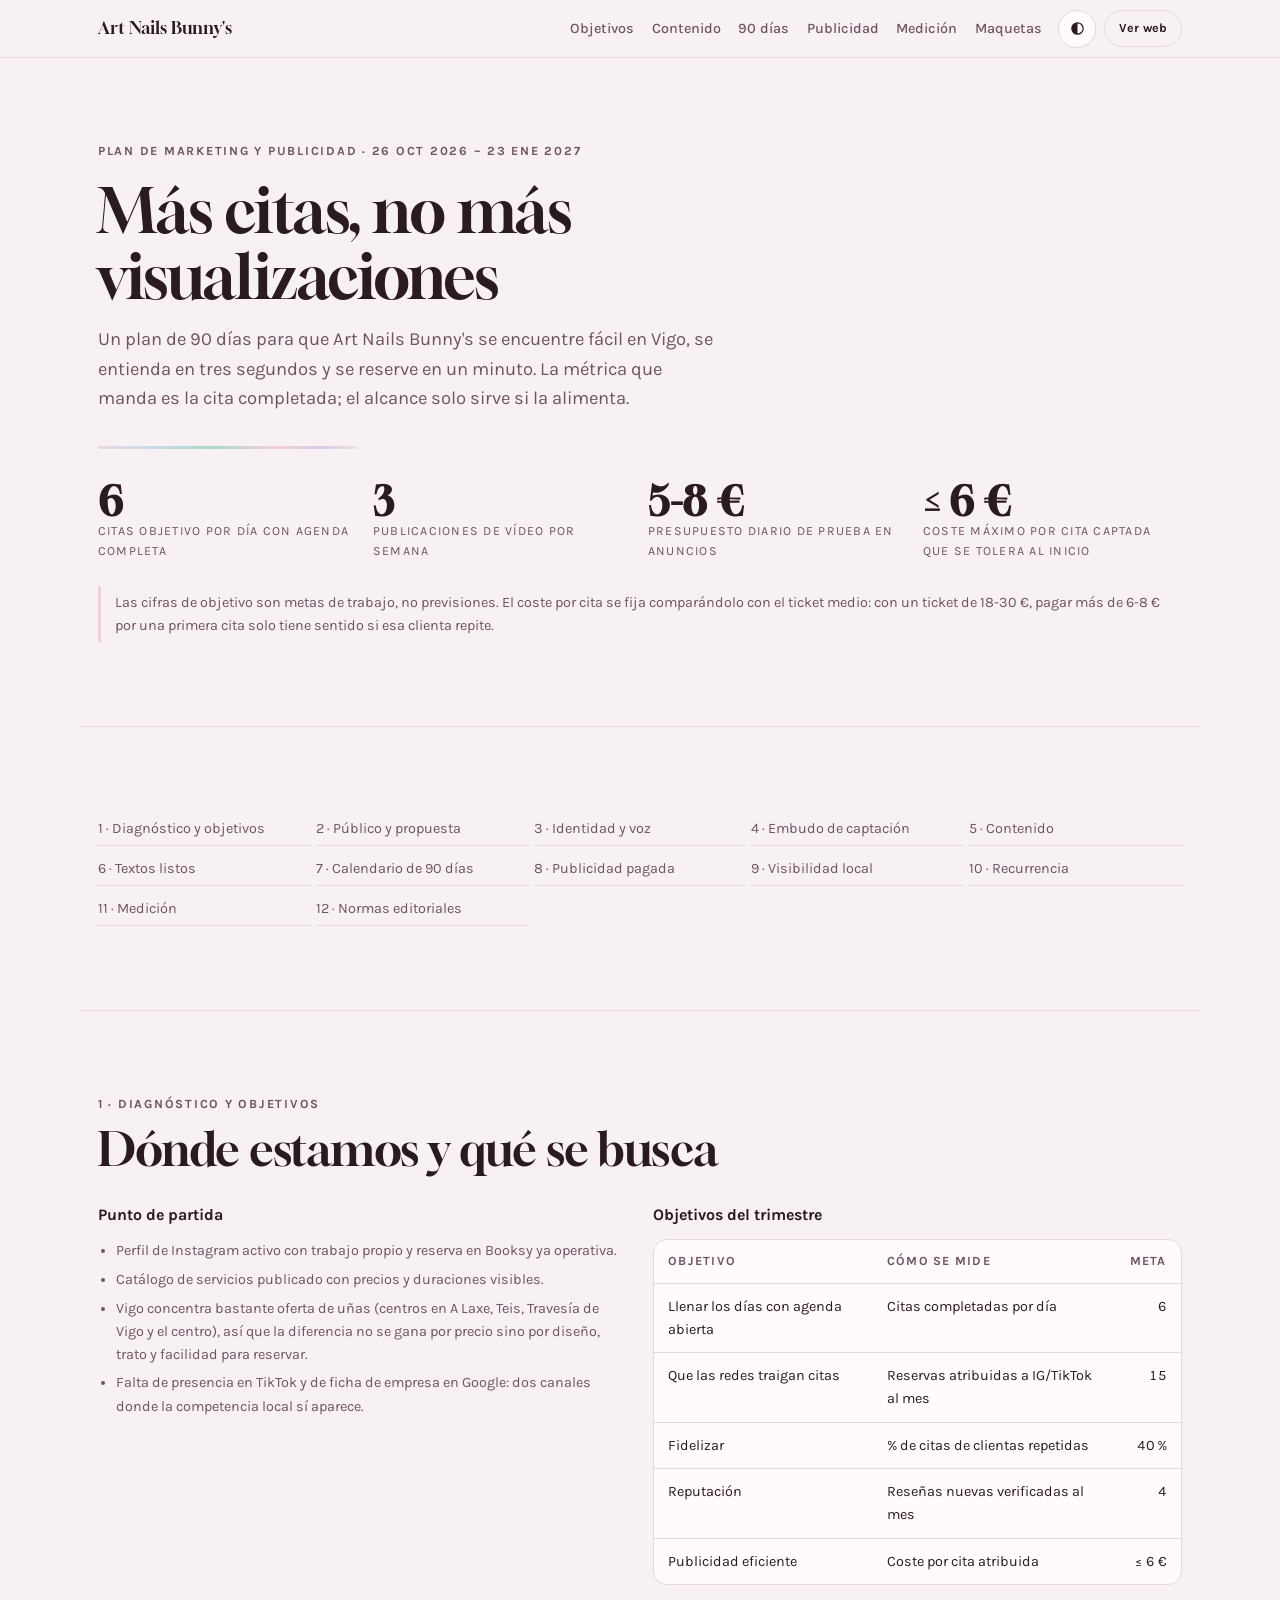
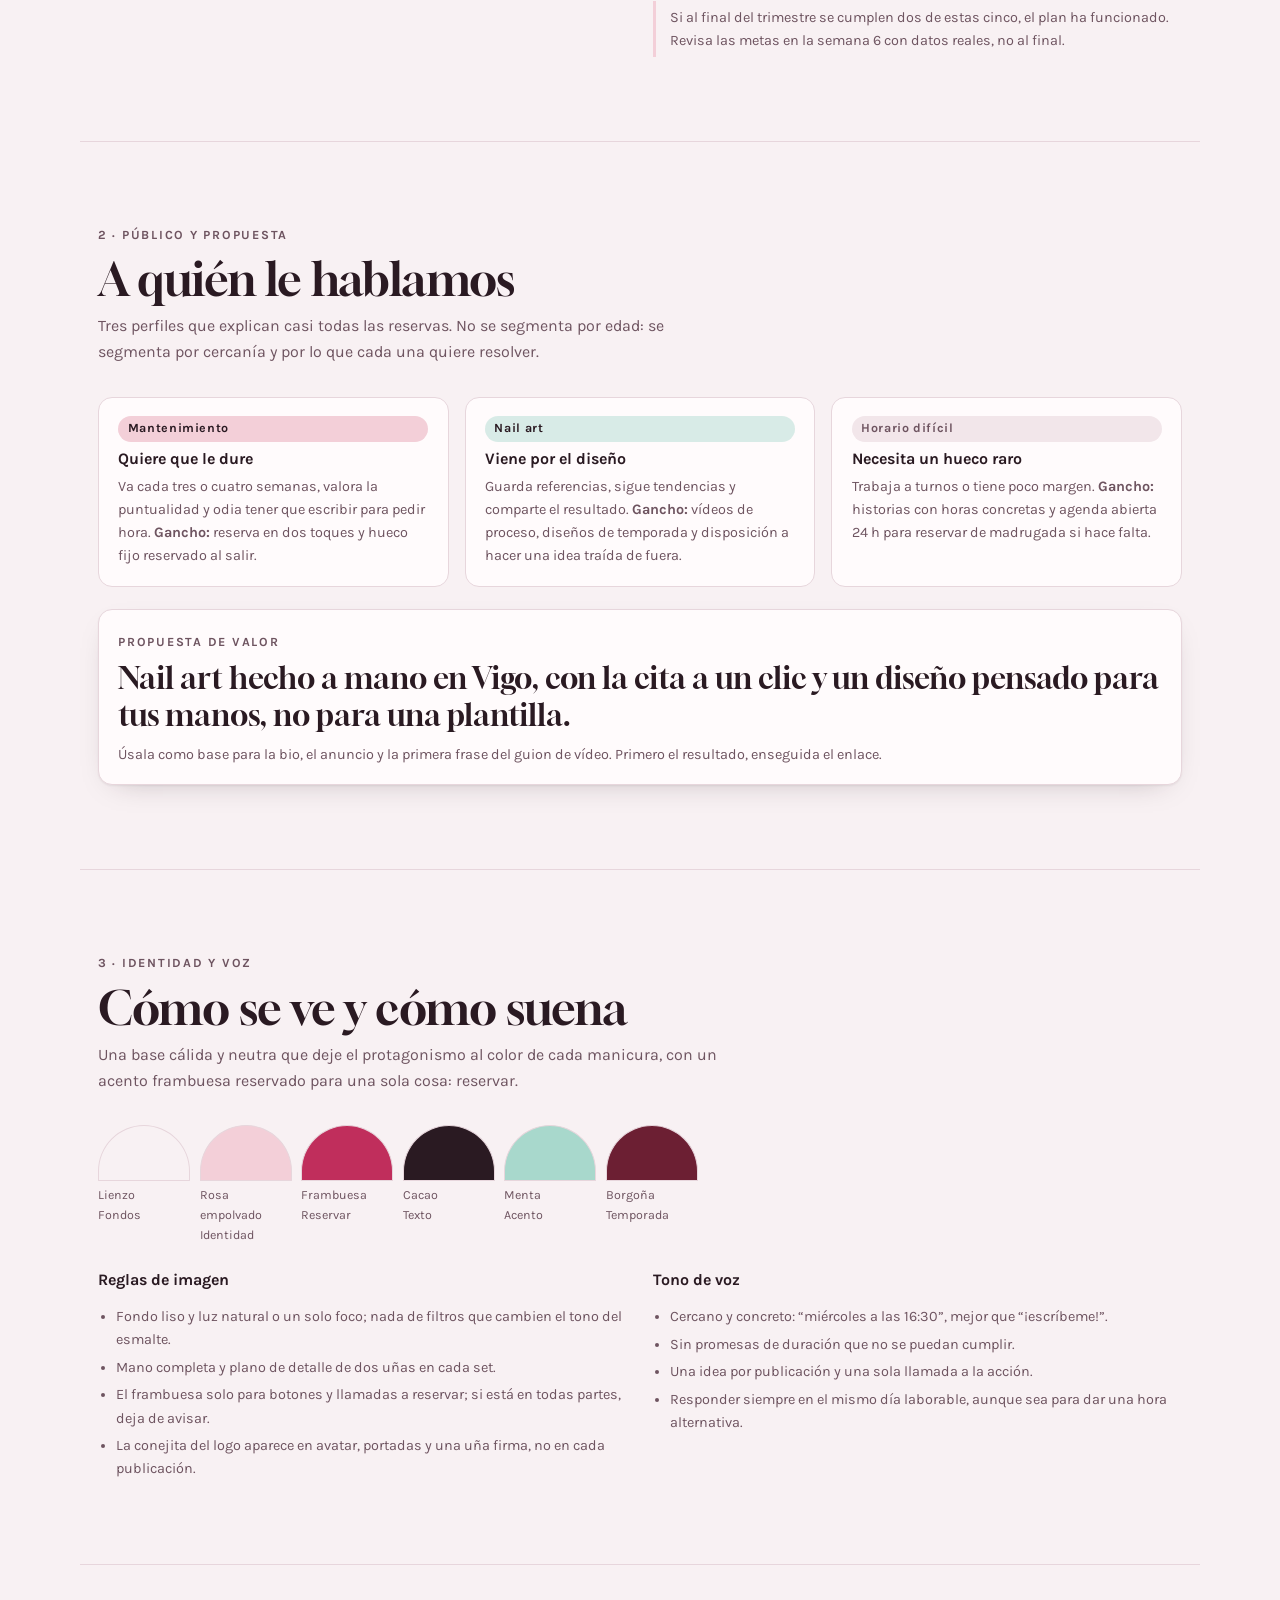
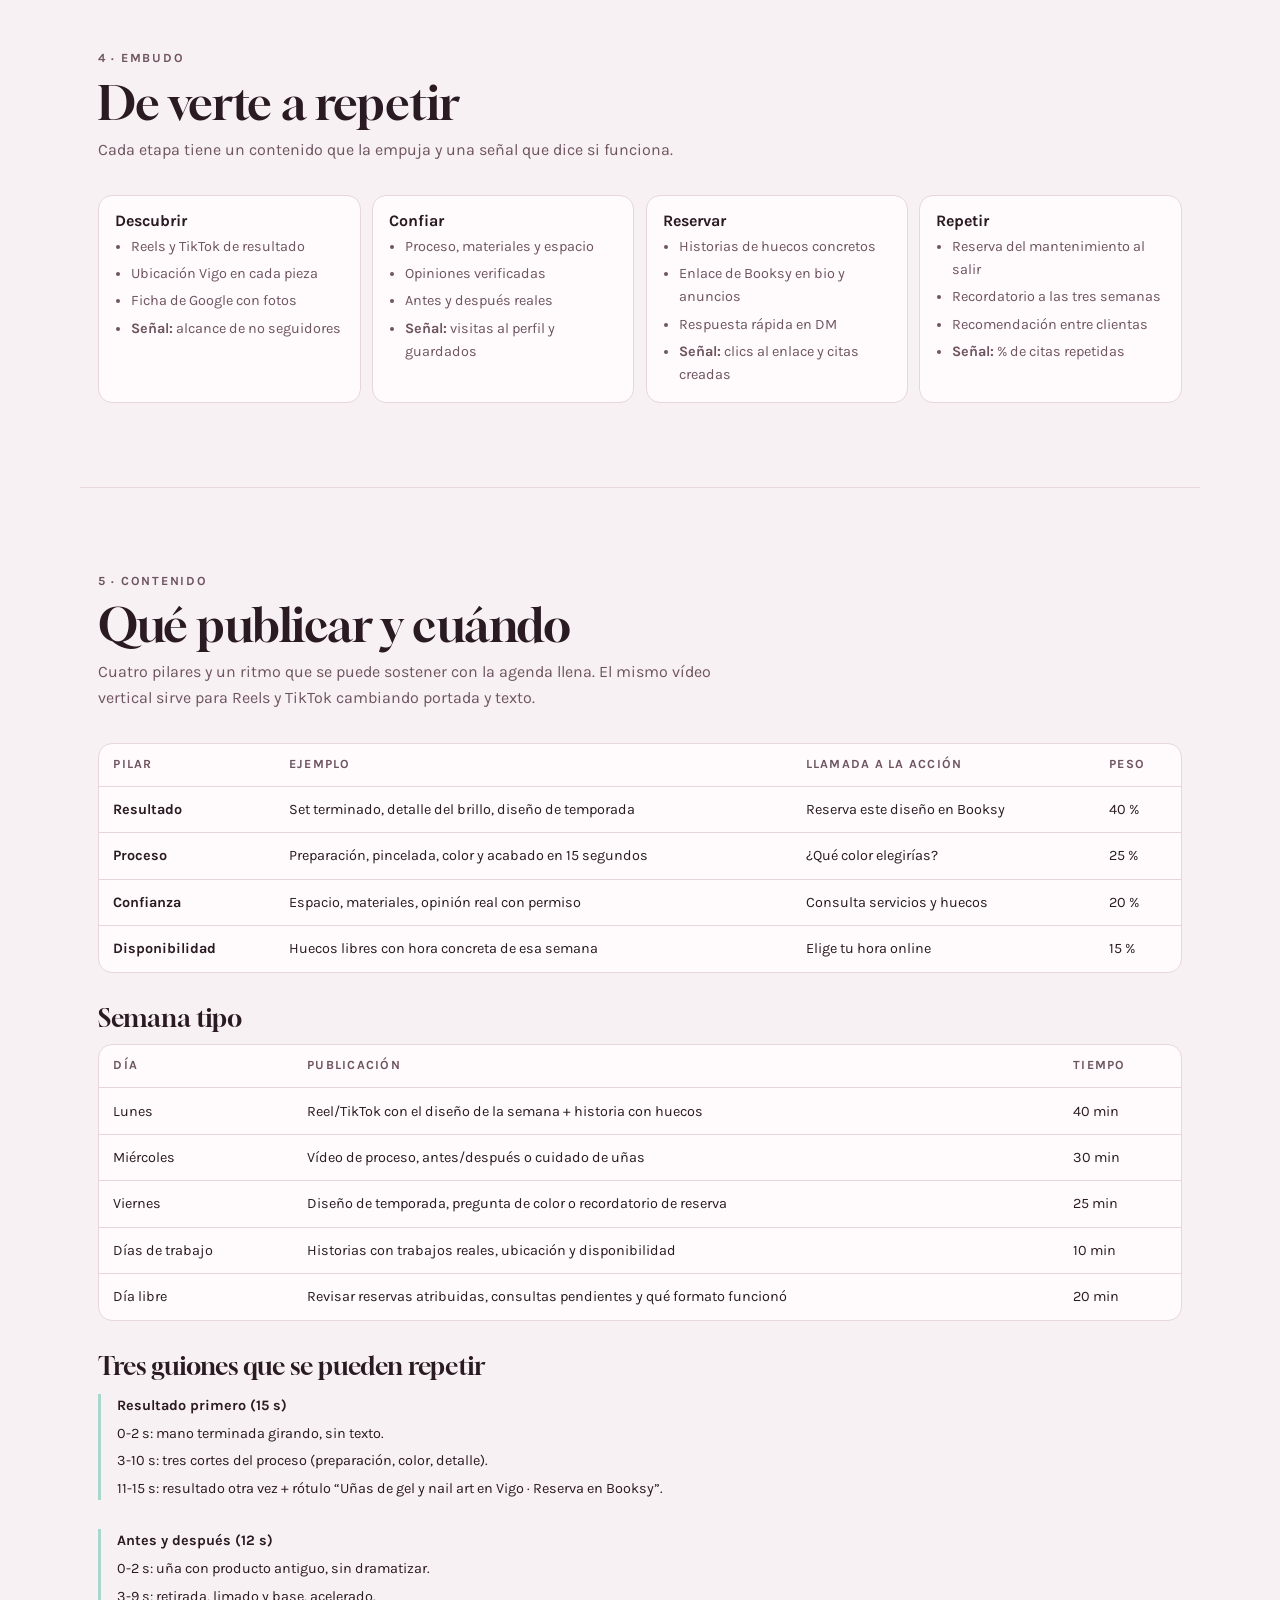
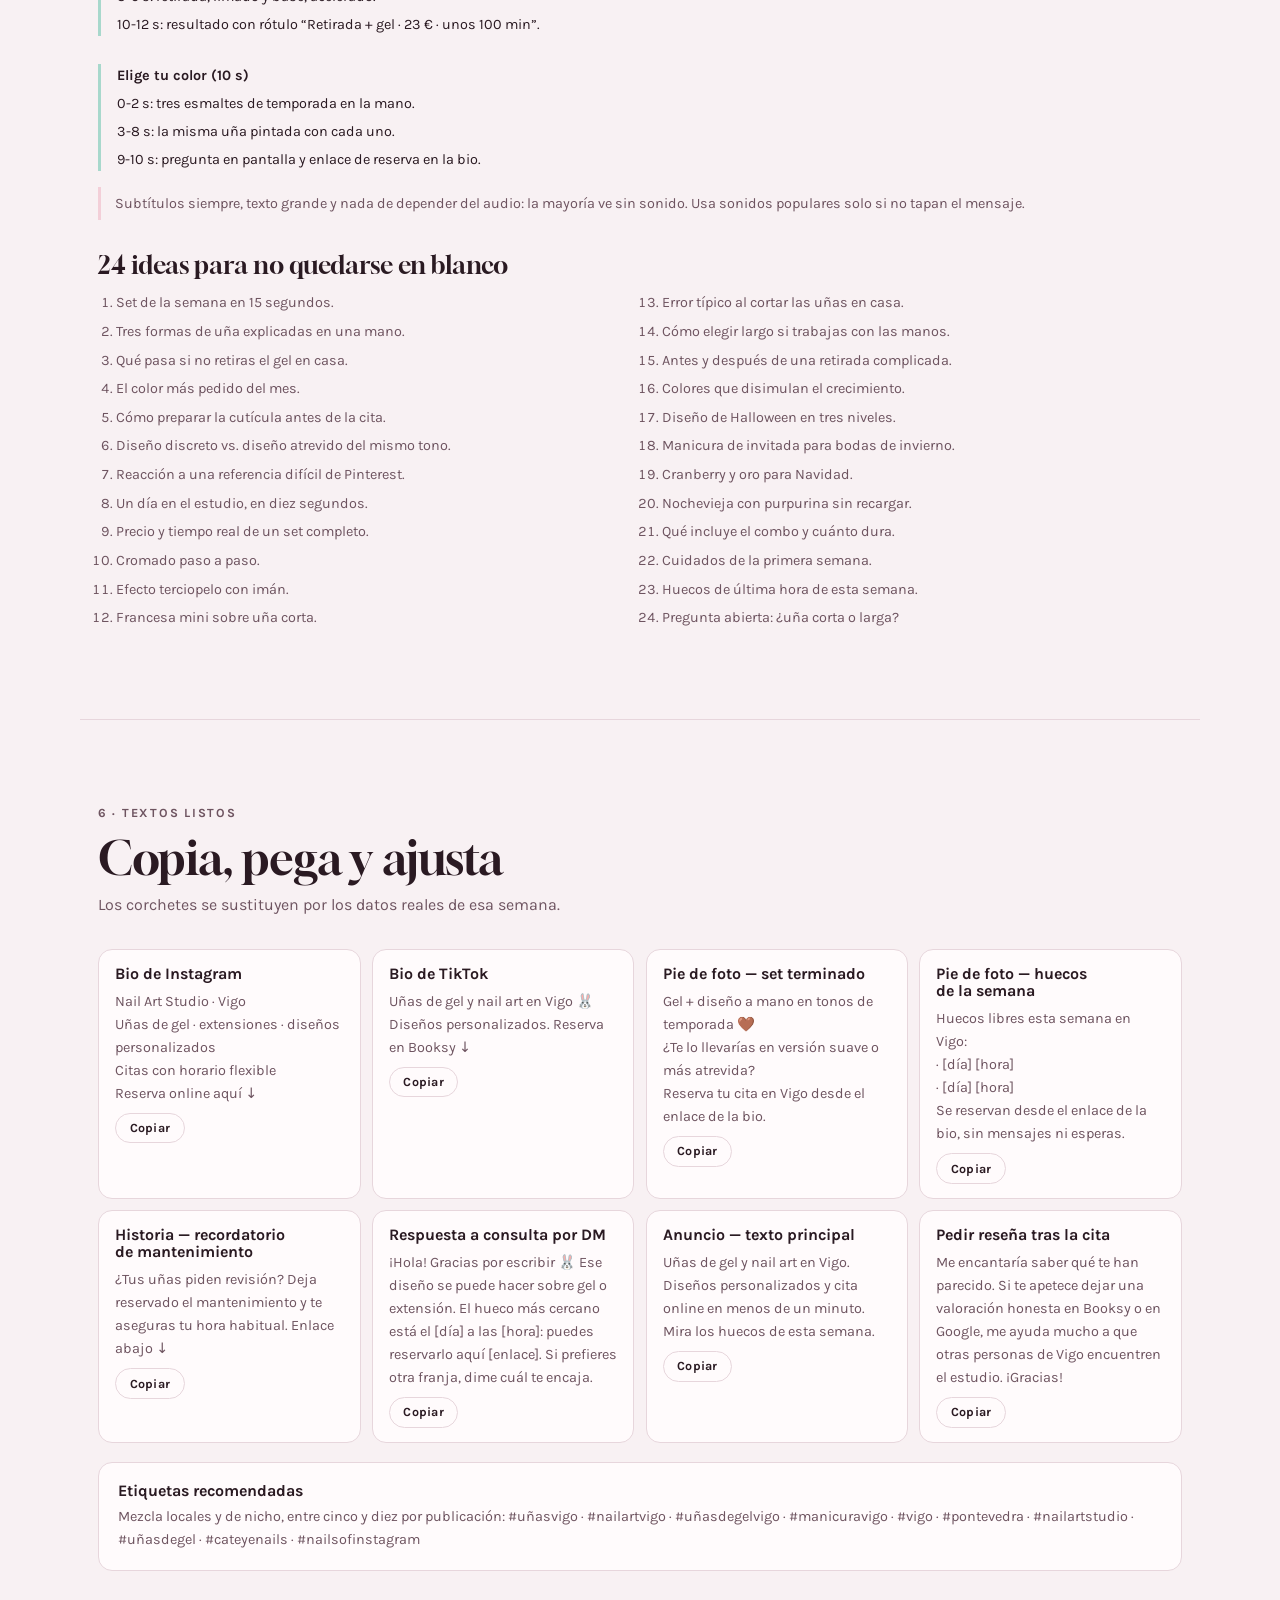
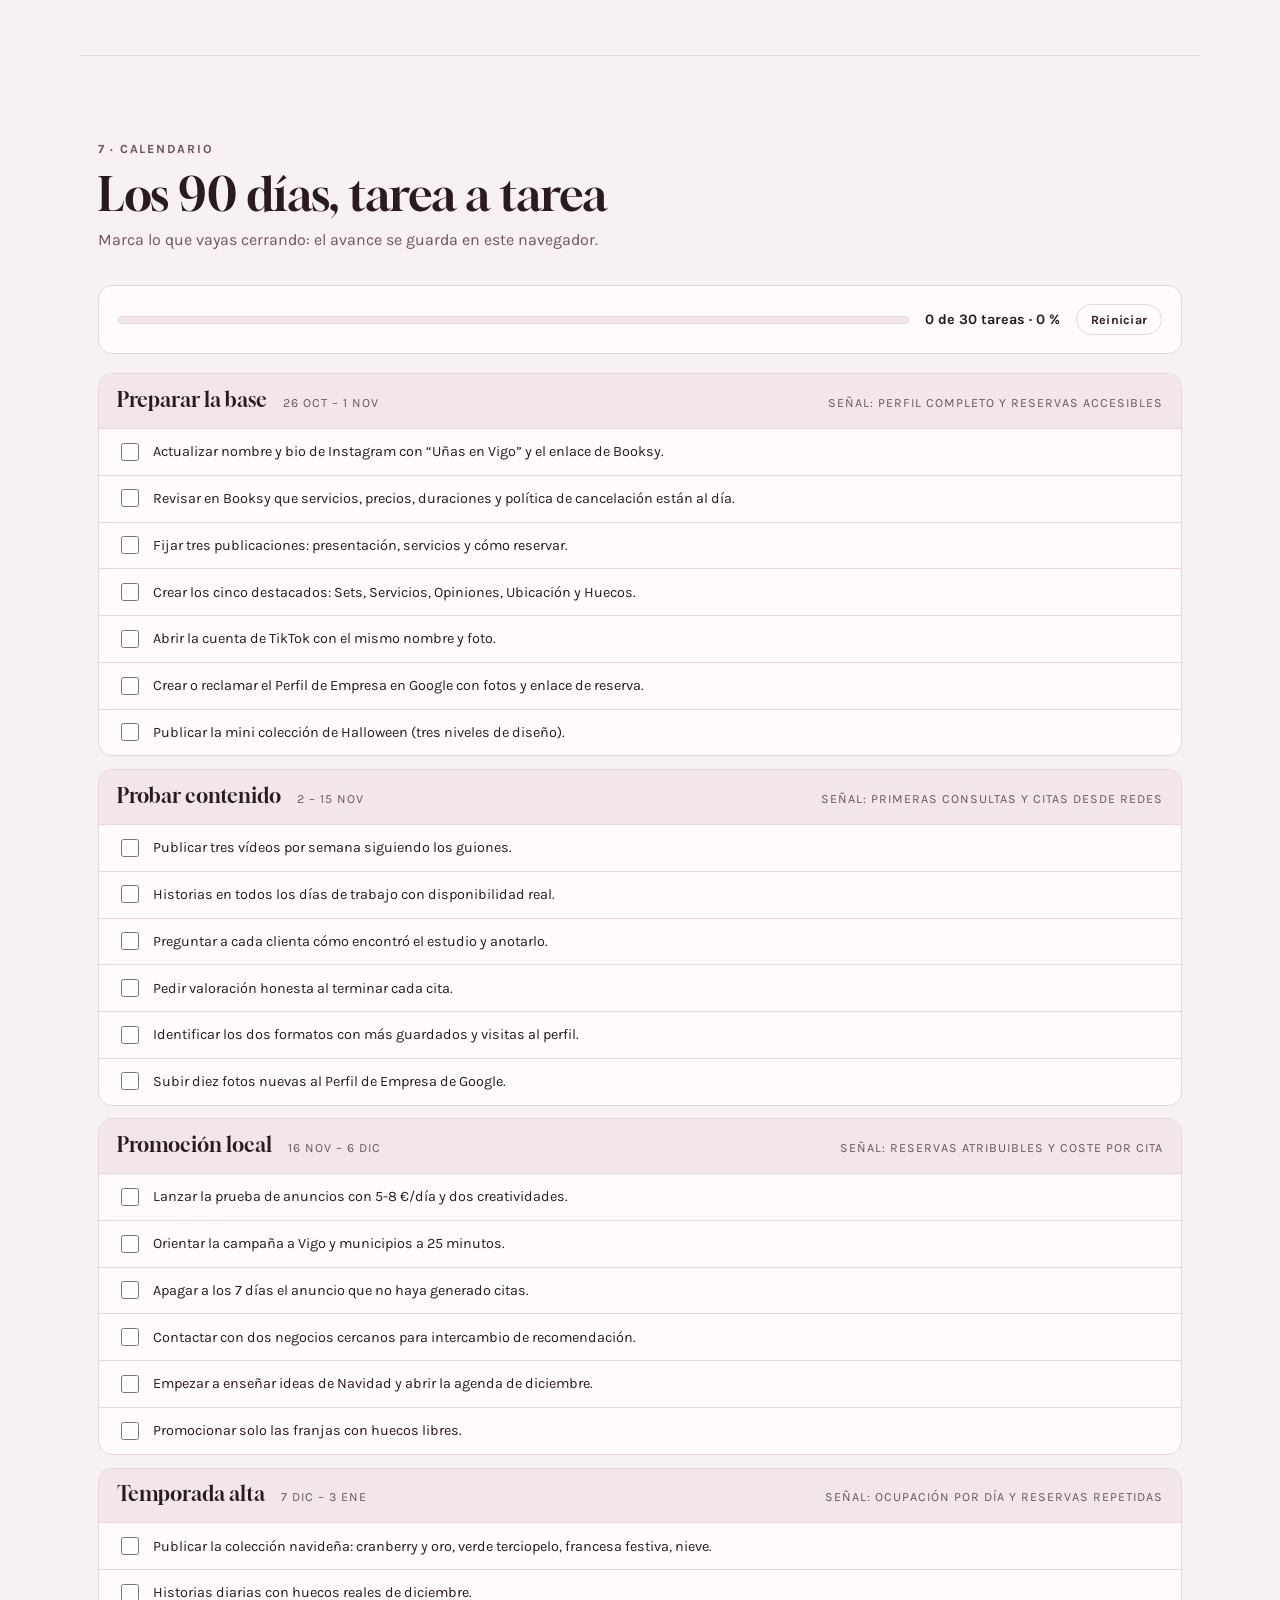
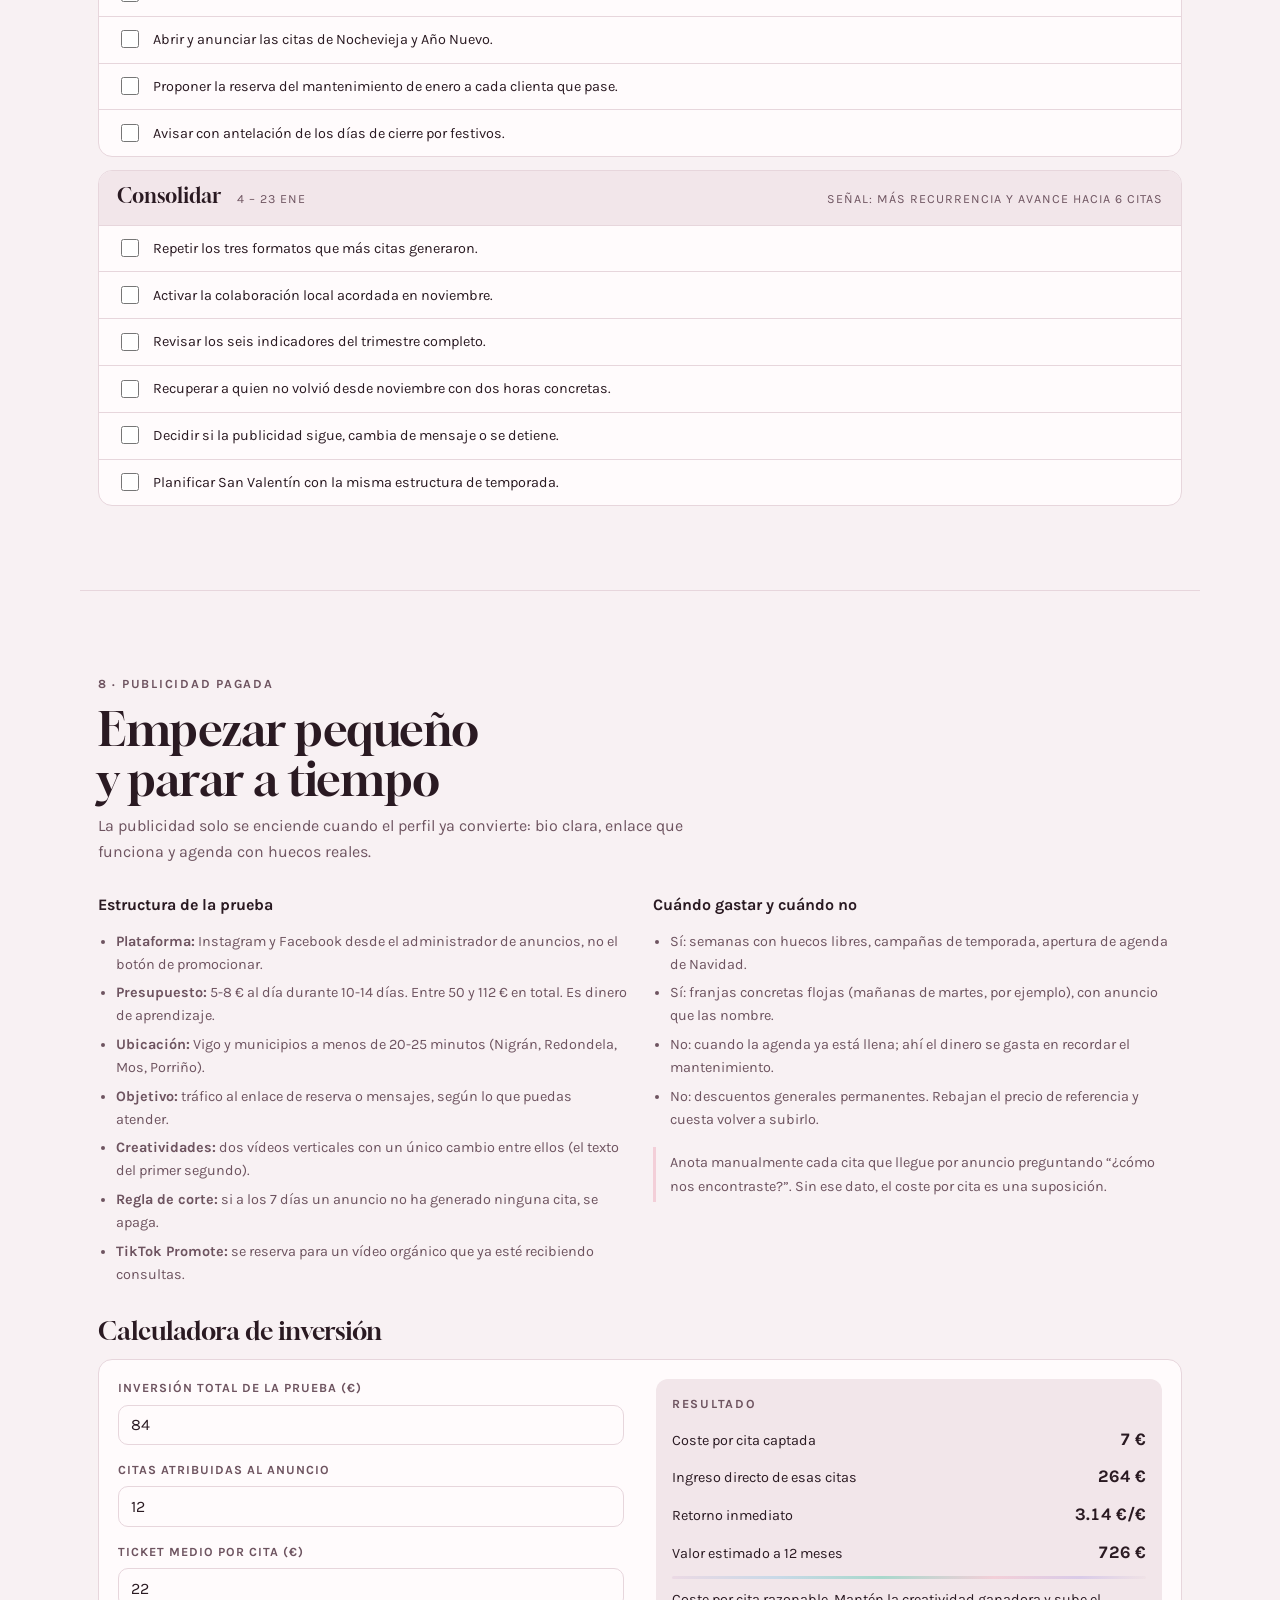
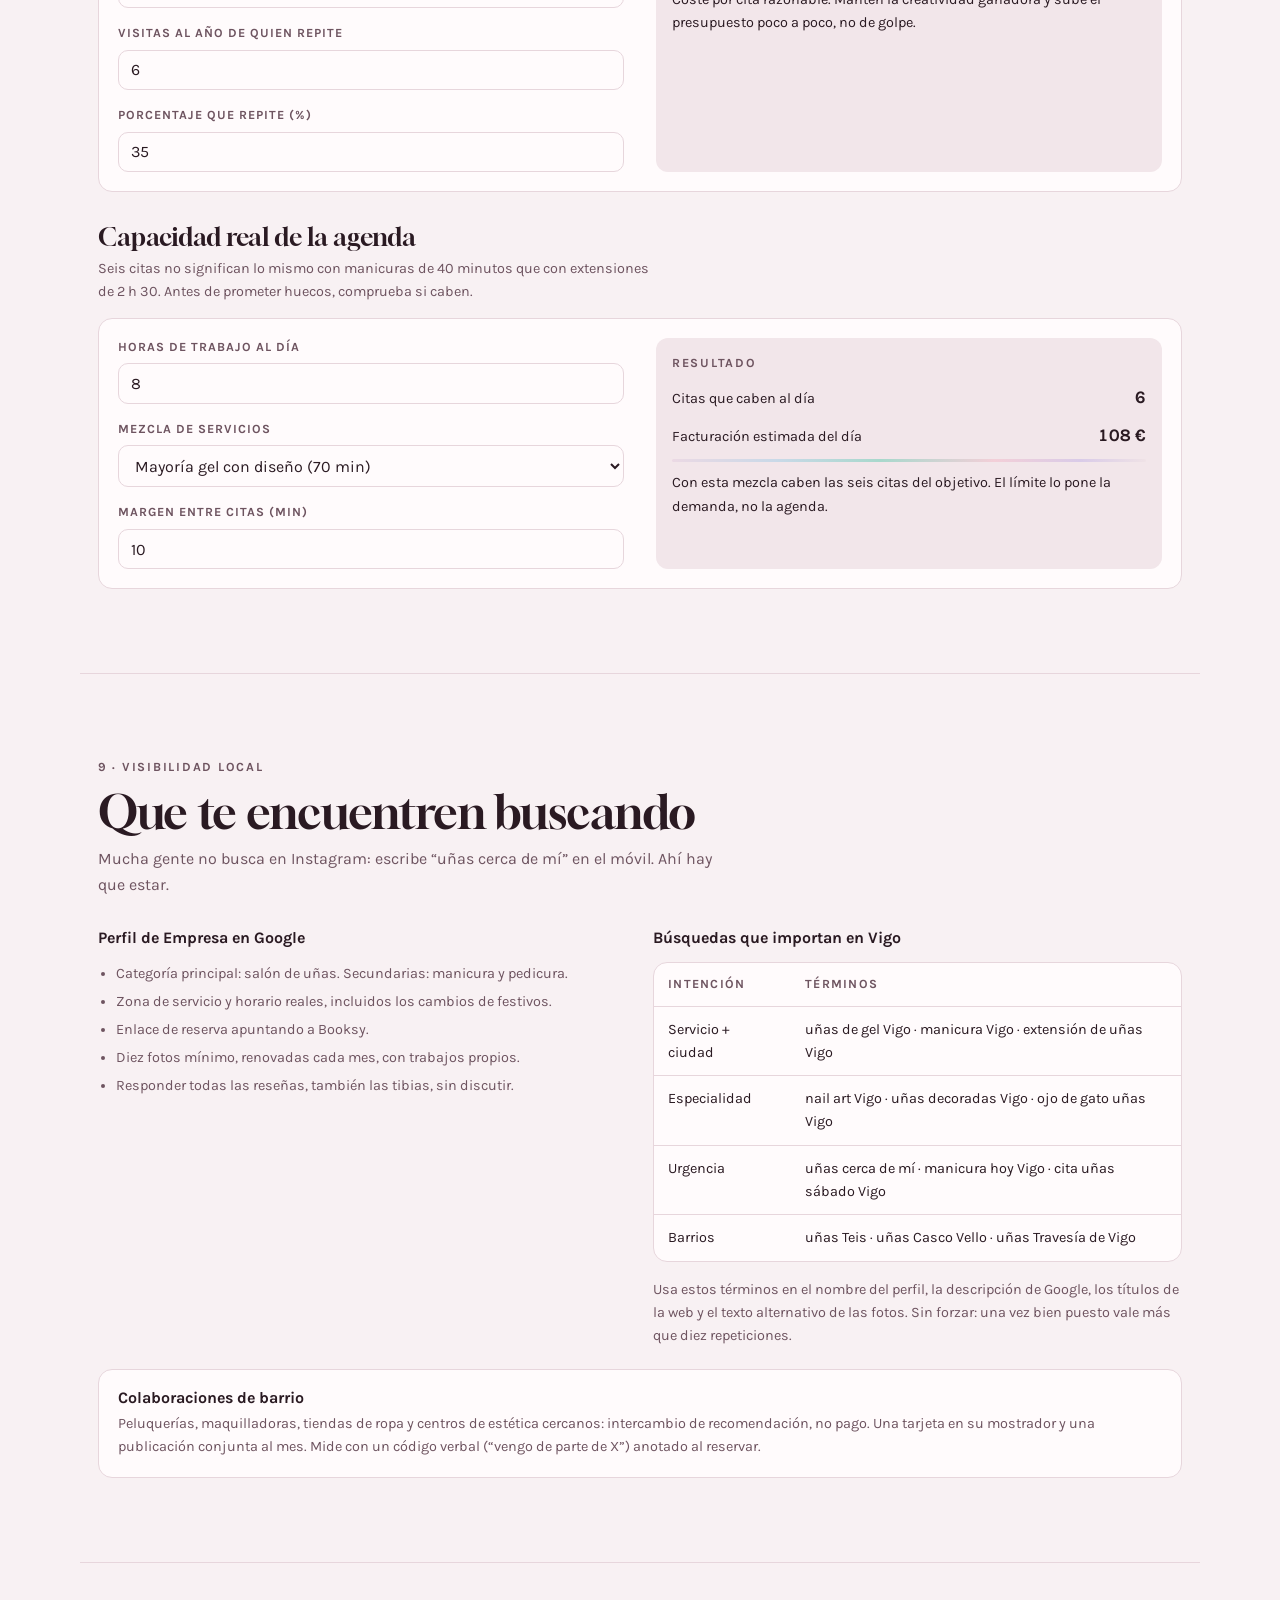
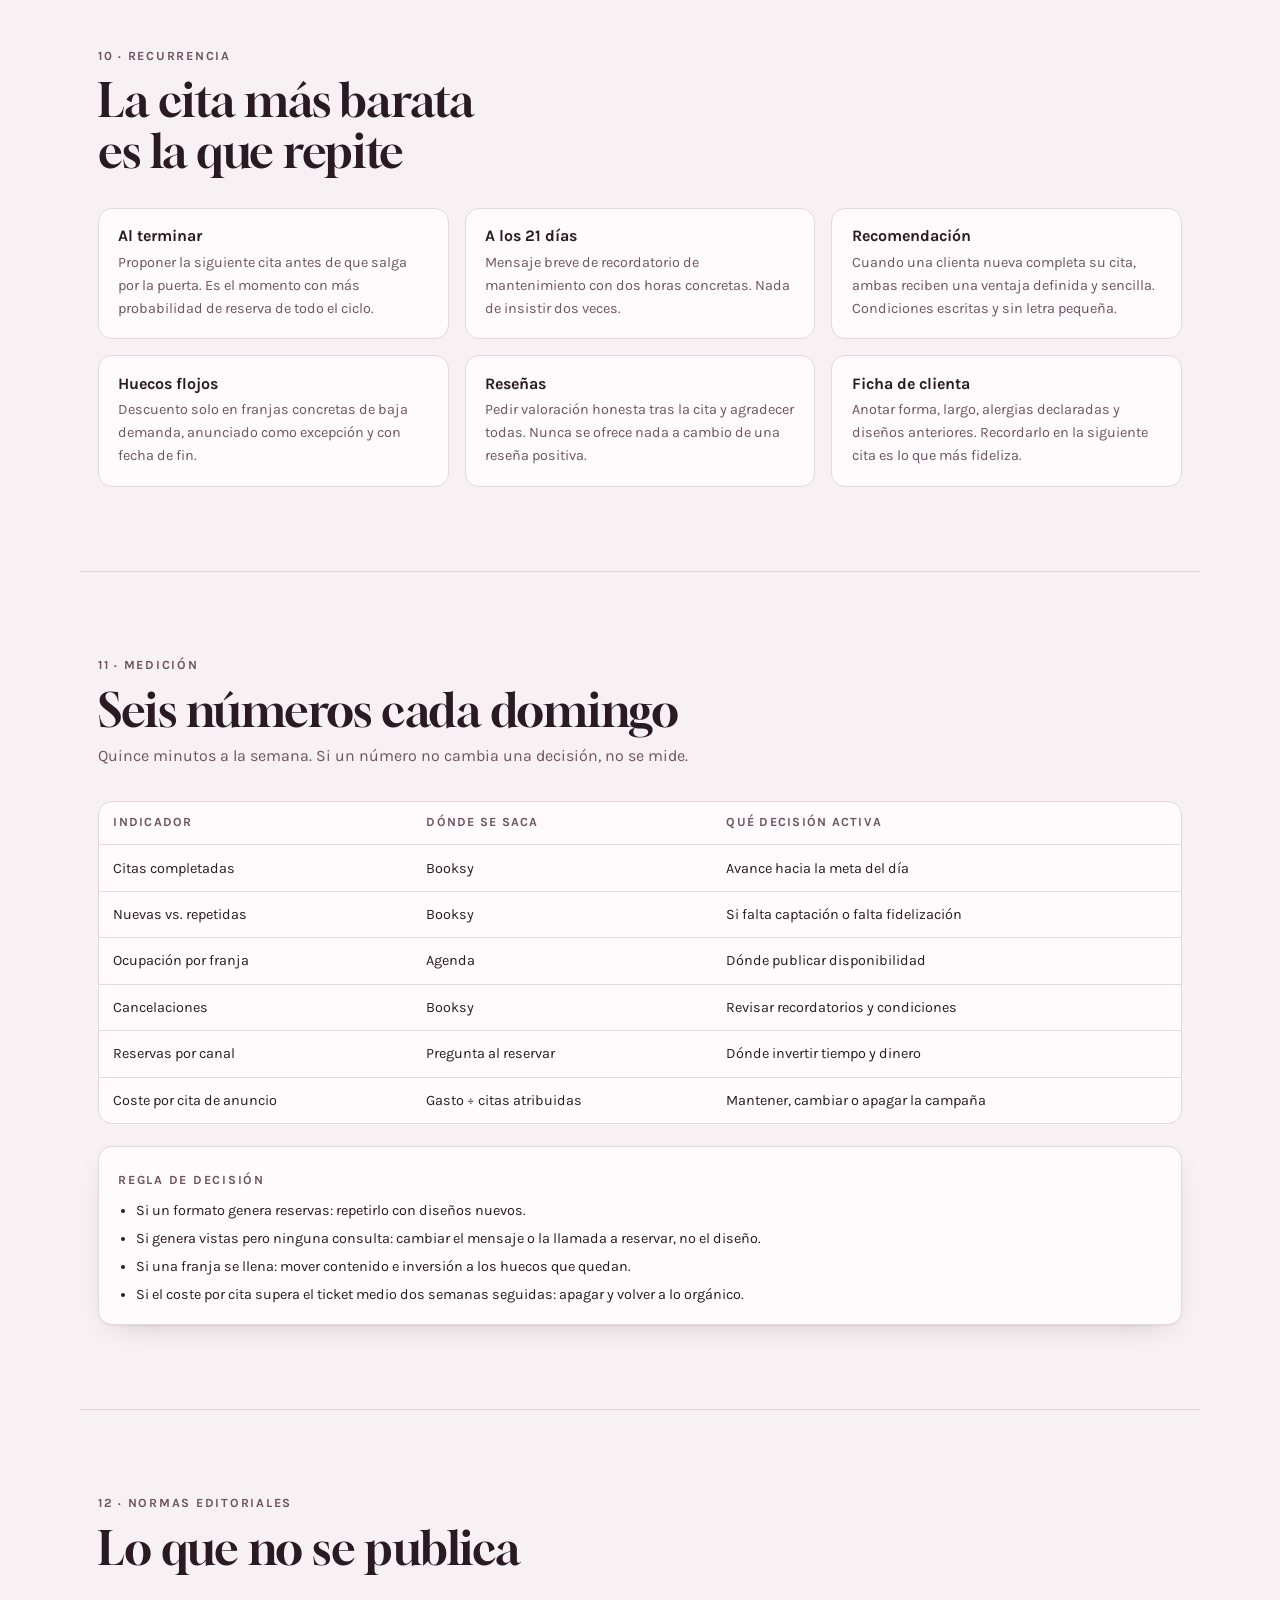
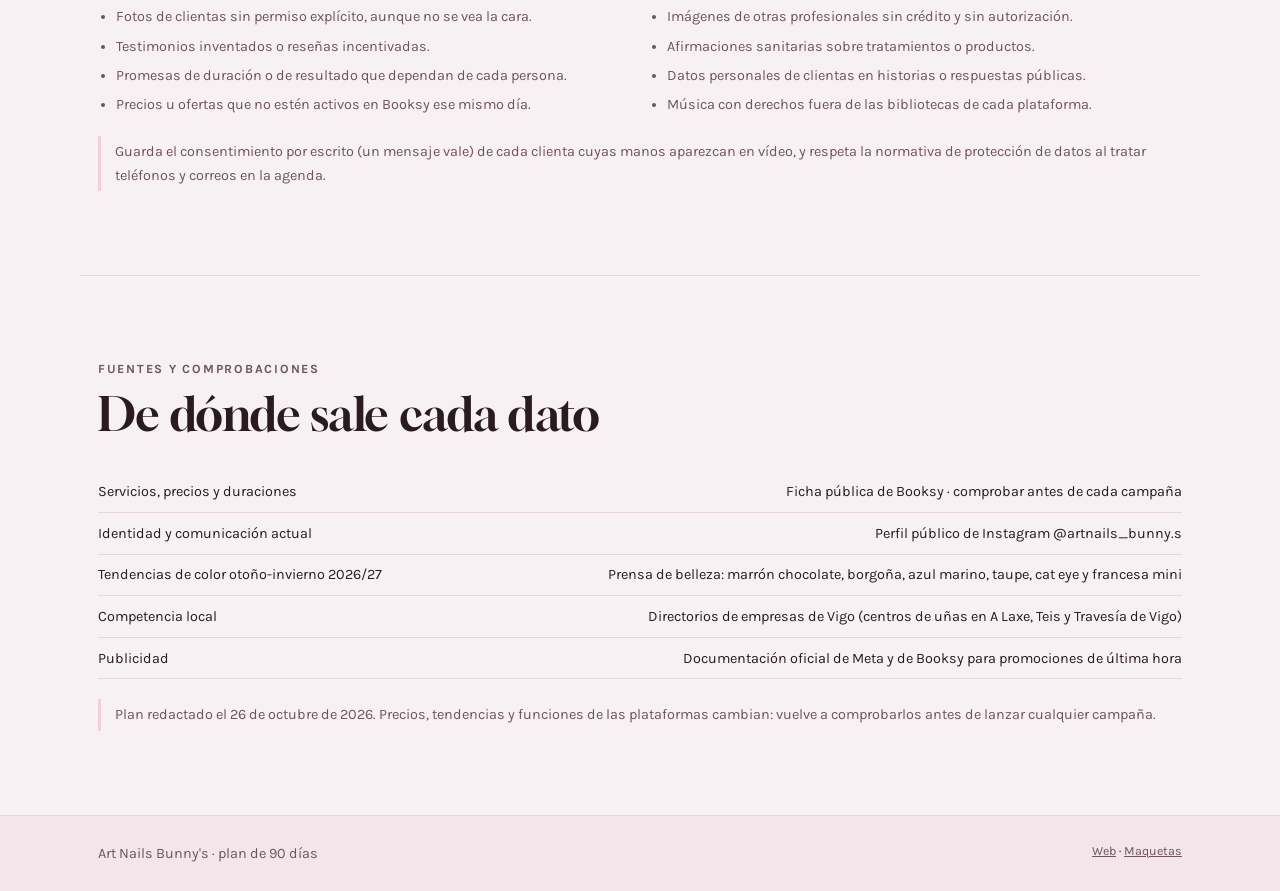
<file: plan.html>
<!doctype html>
<html lang="es">
<head>
<meta charset="utf-8">
<meta name="viewport" content="width=device-width, initial-scale=1, viewport-fit=cover">
<meta name="claude:viewport-fit-sides" content="cover">
<title>Plan de marketing Bunny's</title>
<meta name="description" content="Plan de marketing y publicidad de 90 días para Art Nails Bunny's en Vigo.">
<link rel="preconnect" href="https://fonts.googleapis.com">
<link rel="preconnect" href="https://fonts.gstatic.com" crossorigin>
<link rel="stylesheet" href="https://fonts.googleapis.com/css2?family=Gloock&family=Karla:wght@400;500;700&display=swap">
<style>
/* base.css incrustado */
/* ============================================================
   Art Nails Bunny's — sistema visual compartido
   Layout: vitrina editorial. Columna de lectura estrecha,
   piezas visuales anchas, forma "almendra" (uña) como firma.
   ============================================================ */

:root{
  /* color — claro */
  --lienzo:#F8F1F3;
  --superficie:#FFFBFC;
  --superficie-2:#F2E6EA;
  --tinta:#2A1A22;
  --tinta-suave:#6E5460;
  --frambuesa:#C02E5C;
  --frambuesa-sobre:#FFFFFF;
  --rosa:#F3CFD8;
  --menta:#A8D8CC;
  --borde:#E7D6DC;
  --sombra:0 1px 2px rgba(42,26,34,.06), 0 10px 30px -18px rgba(42,26,34,.35);
  --cromo:linear-gradient(100deg,#EBD9E4 0%,#C9D9E8 22%,#A8D8CC 44%,#F3CFD8 68%,#D9CBE8 86%,#EFE2E6 100%);
  --ok:#2E7D62; --aviso:#9A6B12; --critico:#B23A3A;

  /* tipografía */
  --display:"Gloock","Playfair Display",Georgia,"Times New Roman",serif;
  --texto:"Karla",ui-sans-serif,system-ui,-apple-system,"Segoe UI",sans-serif;

  /* escala */
  --s1:.78rem; --s2:.9rem; --s3:1rem; --s4:1.2rem;
  --s5:1.55rem; --s6:2.1rem; --s7:2.9rem; --s8:3.8rem;
  --r:14px; --r-almendra:999px 999px 16px 16px;
}
@media (prefers-color-scheme:dark){
  :root:not([data-theme="light"]){
    --lienzo:#171017; --superficie:#211722; --superficie-2:#2C1F2B;
    --tinta:#F7E9EF; --tinta-suave:#C2A8B5;
    --frambuesa:#FF85A8; --frambuesa-sobre:#2A0E18;
    --rosa:#5C3846; --menta:#6AA496; --borde:#3B2A38;
    --sombra:0 1px 2px rgba(0,0,0,.4), 0 14px 34px -20px rgba(0,0,0,.8);
    --cromo:linear-gradient(100deg,#5B4657 0%,#3F5566 22%,#4C7F74 44%,#7E4A5C 68%,#574B74 86%,#4A3A46 100%);
    --ok:#7FD0AE; --aviso:#E8BC6A; --critico:#F08A8A;
    color-scheme:dark;
  }
}
:root[data-theme="dark"]{
  --lienzo:#171017; --superficie:#211722; --superficie-2:#2C1F2B;
  --tinta:#F7E9EF; --tinta-suave:#C2A8B5;
  --frambuesa:#FF85A8; --frambuesa-sobre:#2A0E18;
  --rosa:#5C3846; --menta:#6AA496; --borde:#3B2A38;
  --sombra:0 1px 2px rgba(0,0,0,.4), 0 14px 34px -20px rgba(0,0,0,.8);
  --cromo:linear-gradient(100deg,#5B4657 0%,#3F5566 22%,#4C7F74 44%,#7E4A5C 68%,#574B74 86%,#4A3A46 100%);
  --ok:#7FD0AE; --aviso:#E8BC6A; --critico:#F08A8A;
  color-scheme:dark;
}

*,*::before,*::after{box-sizing:border-box}
body{
  margin:0; background:var(--lienzo); color:var(--tinta);
  font-family:var(--texto); font-size:16px; line-height:1.6;
  -webkit-font-smoothing:antialiased;
}
img{max-width:100%; display:block}
svg{display:block; max-width:100%}
a{color:inherit}
h1,h2,h3,h4{font-family:var(--display); font-weight:400; line-height:1.08; text-wrap:balance; margin:0}
h1{font-size:clamp(2.3rem,7vw,var(--s8)); letter-spacing:-.015em}
h2{font-size:clamp(1.7rem,4.6vw,var(--s7)); letter-spacing:-.01em}
h3{font-size:var(--s5)}
h4{font-family:var(--texto); font-weight:700; font-size:var(--s3)}
p{margin:0}
ul,ol{margin:0; padding-left:1.1rem}
strong{font-weight:700}
:focus-visible{outline:2.5px solid var(--frambuesa); outline-offset:3px; border-radius:6px}

/* --------- estructura --------- */
.wrap{
  width:100%; max-width:1120px; margin-inline:auto;
  padding-left:max(18px,env(safe-area-inset-left,0px));
  padding-right:max(18px,env(safe-area-inset-right,0px));
}
.wrap--texto{max-width:760px}
.seccion{padding-block:clamp(44px,7vw,84px)}
.seccion--borde{border-top:1px solid var(--borde)}
.pila{display:flex; flex-direction:column; gap:1rem}
.pila-2{display:flex; flex-direction:column; gap:1.8rem}
.fila{display:flex; flex-wrap:wrap; gap:.6rem; align-items:center}
.rejilla{display:grid; gap:1rem}
@media(min-width:620px){ .rejilla--2{grid-template-columns:repeat(2,minmax(0,1fr))} }
@media(min-width:860px){
  .rejilla--3{grid-template-columns:repeat(3,minmax(0,1fr))}
  .rejilla--4{grid-template-columns:repeat(4,minmax(0,1fr))}
}
.rejilla>*{min-width:0}

/* --------- piezas --------- */
.etiqueta{
  font-size:var(--s1); font-weight:700; letter-spacing:.14em;
  text-transform:uppercase; color:var(--tinta-suave);
}
.cabecera-seccion{display:flex; flex-direction:column; gap:.55rem; margin-bottom:2rem; max-width:62ch}
.cabecera-seccion p{color:var(--tinta-suave)}
.hairline{height:3px; border:0; margin:0; background:var(--cromo); border-radius:3px}

.tarjeta{
  background:var(--superficie); border:1px solid var(--borde);
  border-radius:var(--r); padding:1.15rem 1.2rem;
}
.tarjeta--plana{background:transparent; box-shadow:none}
.tarjeta--realce{box-shadow:var(--sombra)}

.btn{
  display:inline-flex; align-items:center; justify-content:center; gap:.5rem;
  font-family:var(--texto); font-weight:700; font-size:var(--s2);
  letter-spacing:.02em; padding:.78rem 1.25rem; border-radius:999px;
  border:1px solid transparent; cursor:pointer; text-decoration:none;
  transition:transform .15s ease, background .15s ease, border-color .15s ease;
}
.btn:hover{transform:translateY(-1px)}
.btn--principal{background:var(--frambuesa); color:var(--frambuesa-sobre)}
.btn--linea{background:transparent; color:var(--tinta); border-color:var(--borde)}
.btn--linea:hover{border-color:var(--frambuesa); color:var(--frambuesa)}
.btn--pequeno{padding:.45rem .85rem; font-size:var(--s1)}

.chip{
  display:inline-flex; align-items:center; gap:.4rem; padding:.4rem .8rem;
  border:1px solid var(--borde); border-radius:999px; background:var(--superficie);
  font-size:var(--s1); font-weight:700; letter-spacing:.04em; cursor:pointer;
  color:var(--tinta-suave); font-family:var(--texto);
}
.chip[aria-pressed="true"],.chip.activo{background:var(--frambuesa); border-color:var(--frambuesa); color:var(--frambuesa-sobre)}

.pastilla{
  display:inline-block; padding:.18rem .6rem; border-radius:999px;
  font-size:var(--s1); font-weight:700; letter-spacing:.05em;
  background:var(--superficie-2); color:var(--tinta-suave);
}
.pastilla--menta{background:color-mix(in srgb,var(--menta) 45%,transparent); color:var(--tinta)}
.pastilla--rosa{background:var(--rosa); color:var(--tinta)}

.nota{
  font-size:var(--s2); color:var(--tinta-suave);
  border-left:3px solid var(--rosa); padding:.3rem 0 .3rem .9rem;
}

/* tablas */
.tabla-cont{overflow-x:auto; border:1px solid var(--borde); border-radius:var(--r); background:var(--superficie)}
table{border-collapse:collapse; width:100%; min-width:520px; font-size:var(--s2)}
th,td{text-align:left; padding:.7rem .9rem; border-bottom:1px solid var(--borde); vertical-align:top}
th{font-size:var(--s1); letter-spacing:.1em; text-transform:uppercase; color:var(--tinta-suave); font-weight:700}
tbody tr:last-child td{border-bottom:0}
td.num,th.num{text-align:right; font-variant-numeric:tabular-nums}

/* cabecera fija */
.barra{
  position:sticky; top:env(safe-area-inset-top,0px); z-index:20;
  background:color-mix(in srgb,var(--lienzo) 88%,transparent);
  backdrop-filter:saturate(160%) blur(12px);
  border-bottom:1px solid var(--borde);
}
body::before{
  content:""; position:fixed; inset:0 0 auto; height:env(safe-area-inset-top,0px);
  z-index:21; background:var(--lienzo);
}
.barra__int{display:flex; align-items:center; gap:1rem; padding-block:.6rem}
.barra__marca{display:flex; align-items:center; gap:.6rem; text-decoration:none; font-family:var(--display); font-size:1.05rem; line-height:1.1}
.barra__nav{display:none; margin-left:auto; gap:1.1rem}
.barra__nav a{text-decoration:none; font-size:var(--s2); font-weight:500; color:var(--tinta-suave)}
.barra__nav a:hover{color:var(--frambuesa)}
.barra__acc{margin-left:auto; display:flex; gap:.5rem; align-items:center}
@media(min-width:900px){ .barra__nav{display:flex} .barra__acc{margin-left:0} }

.tema{
  width:38px; height:38px; display:grid; place-items:center; cursor:pointer;
  border-radius:999px; border:1px solid var(--borde); background:var(--superficie); color:var(--tinta);
}

/* acordeón */
details.acc{border:1px solid var(--borde); border-radius:var(--r); background:var(--superficie); padding:.2rem .9rem}
details.acc+details.acc{margin-top:.6rem}
details.acc summary{cursor:pointer; font-weight:700; padding:.85rem 0; list-style:none; display:flex; justify-content:space-between; gap:1rem; align-items:center}
details.acc summary::-webkit-details-marker{display:none}
details.acc summary::after{content:"+"; font-family:var(--display); font-size:1.3rem; color:var(--frambuesa)}
details.acc[open] summary::after{content:"–"}
details.acc .acc__cuerpo{padding-bottom:.95rem; color:var(--tinta-suave); font-size:var(--s2)}

/* formularios */
label{font-size:var(--s1); font-weight:700; letter-spacing:.08em; text-transform:uppercase; color:var(--tinta-suave)}
input,select,textarea{
  font-family:var(--texto); font-size:var(--s3); width:100%;
  padding:.6rem .75rem; border-radius:10px; border:1px solid var(--borde);
  background:var(--superficie); color:var(--tinta);
}
.campo{display:flex; flex-direction:column; gap:.35rem}

/* pie */
.pie{border-top:1px solid var(--borde); background:var(--superficie-2)}
.pie a{color:var(--tinta-suave)}

@media (prefers-reduced-motion:reduce){
  *{animation-duration:.001ms!important; transition-duration:.001ms!important}
}

</style>
<style>
.indice{display:grid; gap:.3rem; grid-template-columns:repeat(auto-fit,minmax(190px,1fr)); font-size:var(--s2)}
.indice a{text-decoration:none; color:var(--tinta-suave); padding:.35rem 0; border-bottom:1px solid var(--borde)}
.indice a:hover{color:var(--frambuesa)}
.cifra{display:flex; flex-direction:column; gap:.1rem}
.cifra b{font-family:var(--display); font-size:clamp(1.8rem,4vw,2.5rem); line-height:1; font-variant-numeric:tabular-nums}
.cifra span{font-size:var(--s1); text-transform:uppercase; letter-spacing:.1em; color:var(--tinta-suave)}
.paleta{display:flex; flex-wrap:wrap; gap:.6rem}
.muestra{width:92px}
.muestra i{display:block; height:56px; border-radius:999px 999px 10px 10px; border:1px solid var(--borde)}
.muestra span{display:block; font-size:var(--s1); margin-top:.3rem; color:var(--tinta-suave)}
.embudo{display:grid; gap:.7rem}
@media(min-width:820px){.embudo{grid-template-columns:repeat(4,1fr)}}
.embudo__p{border:1px solid var(--borde); border-radius:var(--r); padding:1rem; background:var(--superficie); display:flex; flex-direction:column; gap:.4rem}
.embudo__p h4{display:flex; gap:.5rem; align-items:center}
.embudo__p ul{font-size:var(--s2); color:var(--tinta-suave); padding-left:1rem; display:grid; gap:.25rem}
.fase{border:1px solid var(--borde); border-radius:var(--r); background:var(--superficie); overflow:hidden}
.fase+.fase{margin-top:.8rem}
.fase__cab{display:flex; flex-wrap:wrap; gap:.5rem 1rem; align-items:baseline; padding:.9rem 1.1rem; background:var(--superficie-2)}
.fase__cab h3{font-size:1.25rem}
.fase__cab span{font-size:var(--s1); letter-spacing:.08em; text-transform:uppercase; color:var(--tinta-suave)}
.tarea{display:flex; gap:.7rem; align-items:flex-start; padding:.7rem 1.1rem; border-top:1px solid var(--borde); font-size:var(--s2)}
.tarea input{width:18px; height:18px; flex:0 0 auto; margin-top:.15rem; accent-color:var(--frambuesa)}
.tarea label{text-transform:none; letter-spacing:0; font-weight:400; font-size:var(--s2); color:var(--tinta); cursor:pointer}
.tarea input:checked+label{color:var(--tinta-suave); text-decoration:line-through}
.progreso{height:8px; border-radius:999px; background:var(--superficie-2); overflow:hidden; border:1px solid var(--borde)}
.progreso i{display:block; height:100%; background:var(--frambuesa); width:0; transition:width .3s ease}
.copys{display:grid; gap:.7rem; grid-template-columns:repeat(auto-fit,minmax(260px,1fr))}
.copy{border:1px solid var(--borde); border-radius:var(--r); background:var(--superficie); padding:.9rem 1rem; display:flex; flex-direction:column; gap:.5rem}
.copy pre{margin:0; white-space:pre-wrap; font-family:var(--texto); font-size:var(--s2); color:var(--tinta-suave)}
.calc{display:grid; gap:1.2rem; background:var(--superficie); border:1px solid var(--borde); border-radius:var(--r); padding:1.2rem}
@media(min-width:780px){.calc{grid-template-columns:1fr 1fr; gap:2rem}}
.calc__res{background:var(--superficie-2); border-radius:12px; padding:1rem; display:grid; gap:.6rem; align-content:start}
.calc__linea{display:flex; justify-content:space-between; align-items:baseline; gap:1rem; font-size:var(--s2)}
.calc__linea b{font-variant-numeric:tabular-nums; font-size:1.1rem}
.ideas{columns:2 220px; column-gap:1.6rem; font-size:var(--s2); color:var(--tinta-suave)}
.ideas li{break-inside:avoid; margin-bottom:.35rem}
.guion{border-left:3px solid var(--menta); padding-left:1rem; display:grid; gap:.3rem; font-size:var(--s2)}
.fuente{font-size:var(--s2); border-bottom:1px solid var(--borde); padding:.55rem 0; display:flex; flex-wrap:wrap; gap:.3rem 1rem; justify-content:space-between}
</style>
</head>
<body>

<header class="barra">
  <div class="wrap barra__int">
    <a class="barra__marca" href="index.html"><span>Art Nails Bunny's</span></a>
    <nav class="barra__nav">
      <a href="#objetivos">Objetivos</a>
      <a href="#contenido">Contenido</a>
      <a href="#calendario">90 días</a>
      <a href="#publicidad">Publicidad</a>
      <a href="#medicion">Medición</a>
      <a href="mockups.html">Maquetas</a>
    </nav>
    <div class="barra__acc">
      <button class="tema" id="btnTema" type="button" aria-label="Cambiar tema"><svg viewBox="0 0 24 24" width="17" height="17" aria-hidden="true" fill="none" stroke="currentColor" stroke-width="1.7"><circle cx="12" cy="12" r="8"/><path d="M12 4a8 8 0 0 0 0 16z" fill="currentColor" stroke="none"/></svg></button>
      <a class="btn btn--linea btn--pequeno" href="index.html">Ver web</a>
    </div>
  </div>
</header>

<main>

<section class="wrap seccion">
  <div class="pila" style="max-width:62ch">
    <span class="etiqueta">Plan de marketing y publicidad · 26 oct 2026 – 23 ene 2027</span>
    <h1>Más citas, no más visualizaciones</h1>
    <p style="font-size:1.15rem; color:var(--tinta-suave)">Un plan de 90 días para que Art Nails Bunny's se encuentre fácil en Vigo, se entienda en tres segundos y se reserve en un minuto. La métrica que manda es la cita completada; el alcance solo sirve si la alimenta.</p>
  </div>
  <hr class="hairline" style="margin:2rem 0; max-width:260px">
  <div class="rejilla rejilla--4">
    <div class="cifra"><b>6</b><span>Citas objetivo por día con agenda completa</span></div>
    <div class="cifra"><b>3</b><span>Publicaciones de vídeo por semana</span></div>
    <div class="cifra"><b>5-8 €</b><span>Presupuesto diario de prueba en anuncios</span></div>
    <div class="cifra"><b>≤ 6 €</b><span>Coste máximo por cita captada que se tolera al inicio</span></div>
  </div>
  <p class="nota" style="margin-top:1.5rem">Las cifras de objetivo son metas de trabajo, no previsiones. El coste por cita se fija comparándolo con el ticket medio: con un ticket de 18-30 €, pagar más de 6-8 € por una primera cita solo tiene sentido si esa clienta repite.</p>
</section>

<section class="wrap seccion seccion--borde">
  <div class="indice">
    <a href="#objetivos">1 · Diagnóstico y objetivos</a>
    <a href="#publico">2 · Público y propuesta</a>
    <a href="#identidad">3 · Identidad y voz</a>
    <a href="#embudo">4 · Embudo de captación</a>
    <a href="#contenido">5 · Contenido</a>
    <a href="#textos">6 · Textos listos</a>
    <a href="#calendario">7 · Calendario de 90 días</a>
    <a href="#publicidad">8 · Publicidad pagada</a>
    <a href="#local">9 · Visibilidad local</a>
    <a href="#fidelizacion">10 · Recurrencia</a>
    <a href="#medicion">11 · Medición</a>
    <a href="#cumplimiento">12 · Normas editoriales</a>
  </div>
</section>

<!-- 1 -->
<section class="wrap seccion seccion--borde" id="objetivos">
  <div class="cabecera-seccion">
    <span class="etiqueta">1 · Diagnóstico y objetivos</span>
    <h2>Dónde estamos y qué se busca</h2>
  </div>
  <div class="rejilla rejilla--2" style="gap:1.6rem">
    <div class="pila">
      <h4>Punto de partida</h4>
      <ul style="font-size:var(--s2); color:var(--tinta-suave); display:grid; gap:.35rem">
        <li>Perfil de Instagram activo con trabajo propio y reserva en Booksy ya operativa.</li>
        <li>Catálogo de servicios publicado con precios y duraciones visibles.</li>
        <li>Vigo concentra bastante oferta de uñas (centros en A Laxe, Teis, Travesía de Vigo y el centro), así que la diferencia no se gana por precio sino por diseño, trato y facilidad para reservar.</li>
        <li>Falta de presencia en TikTok y de ficha de empresa en Google: dos canales donde la competencia local sí aparece.</li>
      </ul>
    </div>
    <div class="pila">
      <h4>Objetivos del trimestre</h4>
      <div class="tabla-cont">
        <table>
          <thead><tr><th>Objetivo</th><th>Cómo se mide</th><th class="num">Meta</th></tr></thead>
          <tbody>
            <tr><td>Llenar los días con agenda abierta</td><td>Citas completadas por día</td><td class="num">6</td></tr>
            <tr><td>Que las redes traigan citas</td><td>Reservas atribuidas a IG/TikTok al mes</td><td class="num">15</td></tr>
            <tr><td>Fidelizar</td><td>% de citas de clientas repetidas</td><td class="num">40 %</td></tr>
            <tr><td>Reputación</td><td>Reseñas nuevas verificadas al mes</td><td class="num">4</td></tr>
            <tr><td>Publicidad eficiente</td><td>Coste por cita atribuida</td><td class="num">≤ 6 €</td></tr>
          </tbody>
        </table>
      </div>
      <p class="nota">Si al final del trimestre se cumplen dos de estas cinco, el plan ha funcionado. Revisa las metas en la semana 6 con datos reales, no al final.</p>
    </div>
  </div>
</section>

<!-- 2 -->
<section class="wrap seccion seccion--borde" id="publico">
  <div class="cabecera-seccion">
    <span class="etiqueta">2 · Público y propuesta</span>
    <h2>A quién le hablamos</h2>
    <p>Tres perfiles que explican casi todas las reservas. No se segmenta por edad: se segmenta por cercanía y por lo que cada una quiere resolver.</p>
  </div>
  <div class="rejilla rejilla--3">
    <article class="tarjeta pila" style="gap:.5rem">
      <span class="pastilla pastilla--rosa">Mantenimiento</span>
      <h4>Quiere que le dure</h4>
      <p style="font-size:var(--s2); color:var(--tinta-suave)">Va cada tres o cuatro semanas, valora la puntualidad y odia tener que escribir para pedir hora. <b>Gancho:</b> reserva en dos toques y hueco fijo reservado al salir.</p>
    </article>
    <article class="tarjeta pila" style="gap:.5rem">
      <span class="pastilla pastilla--menta">Nail art</span>
      <h4>Viene por el diseño</h4>
      <p style="font-size:var(--s2); color:var(--tinta-suave)">Guarda referencias, sigue tendencias y comparte el resultado. <b>Gancho:</b> vídeos de proceso, diseños de temporada y disposición a hacer una idea traída de fuera.</p>
    </article>
    <article class="tarjeta pila" style="gap:.5rem">
      <span class="pastilla">Horario difícil</span>
      <h4>Necesita un hueco raro</h4>
      <p style="font-size:var(--s2); color:var(--tinta-suave)">Trabaja a turnos o tiene poco margen. <b>Gancho:</b> historias con horas concretas y agenda abierta 24 h para reservar de madrugada si hace falta.</p>
    </article>
  </div>
  <div class="tarjeta tarjeta--realce" style="margin-top:1.4rem">
    <span class="etiqueta">Propuesta de valor</span>
    <p style="font-family:var(--display); font-size:clamp(1.3rem,3vw,1.9rem); line-height:1.2; margin-top:.4rem">Nail art hecho a mano en Vigo, con la cita a un clic y un diseño pensado para tus manos, no para una plantilla.</p>
    <p style="font-size:var(--s2); color:var(--tinta-suave); margin-top:.6rem">Úsala como base para la bio, el anuncio y la primera frase del guion de vídeo. Primero el resultado, enseguida el enlace.</p>
  </div>
</section>

<!-- 3 -->
<section class="wrap seccion seccion--borde" id="identidad">
  <div class="cabecera-seccion">
    <span class="etiqueta">3 · Identidad y voz</span>
    <h2>Cómo se ve y cómo suena</h2>
    <p>Una base cálida y neutra que deje el protagonismo al color de cada manicura, con un acento frambuesa reservado para una sola cosa: reservar.</p>
  </div>
  <div class="paleta" id="paleta"></div>
  <div class="rejilla rejilla--2" style="margin-top:1.6rem; gap:1.6rem">
    <div class="pila">
      <h4>Reglas de imagen</h4>
      <ul style="font-size:var(--s2); color:var(--tinta-suave); display:grid; gap:.3rem">
        <li>Fondo liso y luz natural o un solo foco; nada de filtros que cambien el tono del esmalte.</li>
        <li>Mano completa y plano de detalle de dos uñas en cada set.</li>
        <li>El frambuesa solo para botones y llamadas a reservar; si está en todas partes, deja de avisar.</li>
        <li>La conejita del logo aparece en avatar, portadas y una uña firma, no en cada publicación.</li>
      </ul>
    </div>
    <div class="pila">
      <h4>Tono de voz</h4>
      <ul style="font-size:var(--s2); color:var(--tinta-suave); display:grid; gap:.3rem">
        <li>Cercano y concreto: “miércoles a las 16:30”, mejor que “¡escríbeme!”.</li>
        <li>Sin promesas de duración que no se puedan cumplir.</li>
        <li>Una idea por publicación y una sola llamada a la acción.</li>
        <li>Responder siempre en el mismo día laborable, aunque sea para dar una hora alternativa.</li>
      </ul>
    </div>
  </div>
</section>

<!-- 4 -->
<section class="wrap seccion seccion--borde" id="embudo">
  <div class="cabecera-seccion">
    <span class="etiqueta">4 · Embudo</span>
    <h2>De verte a repetir</h2>
    <p>Cada etapa tiene un contenido que la empuja y una señal que dice si funciona.</p>
  </div>
  <div class="embudo">
    <div class="embudo__p"><h4>Descubrir</h4><ul>
      <li>Reels y TikTok de resultado</li><li>Ubicación Vigo en cada pieza</li><li>Ficha de Google con fotos</li>
      <li><b>Señal:</b> alcance de no seguidores</li></ul></div>
    <div class="embudo__p"><h4>Confiar</h4><ul>
      <li>Proceso, materiales y espacio</li><li>Opiniones verificadas</li><li>Antes y después reales</li>
      <li><b>Señal:</b> visitas al perfil y guardados</li></ul></div>
    <div class="embudo__p"><h4>Reservar</h4><ul>
      <li>Historias de huecos concretos</li><li>Enlace de Booksy en bio y anuncios</li><li>Respuesta rápida en DM</li>
      <li><b>Señal:</b> clics al enlace y citas creadas</li></ul></div>
    <div class="embudo__p"><h4>Repetir</h4><ul>
      <li>Reserva del mantenimiento al salir</li><li>Recordatorio a las tres semanas</li><li>Recomendación entre clientas</li>
      <li><b>Señal:</b> % de citas repetidas</li></ul></div>
  </div>
</section>

<!-- 5 -->
<section class="wrap seccion seccion--borde" id="contenido">
  <div class="cabecera-seccion">
    <span class="etiqueta">5 · Contenido</span>
    <h2>Qué publicar y cuándo</h2>
    <p>Cuatro pilares y un ritmo que se puede sostener con la agenda llena. El mismo vídeo vertical sirve para Reels y TikTok cambiando portada y texto.</p>
  </div>

  <div class="tabla-cont">
    <table>
      <thead><tr><th>Pilar</th><th>Ejemplo</th><th>Llamada a la acción</th><th>Peso</th></tr></thead>
      <tbody>
        <tr><td><b>Resultado</b></td><td>Set terminado, detalle del brillo, diseño de temporada</td><td>Reserva este diseño en Booksy</td><td>40 %</td></tr>
        <tr><td><b>Proceso</b></td><td>Preparación, pincelada, color y acabado en 15 segundos</td><td>¿Qué color elegirías?</td><td>25 %</td></tr>
        <tr><td><b>Confianza</b></td><td>Espacio, materiales, opinión real con permiso</td><td>Consulta servicios y huecos</td><td>20 %</td></tr>
        <tr><td><b>Disponibilidad</b></td><td>Huecos libres con hora concreta de esa semana</td><td>Elige tu hora online</td><td>15 %</td></tr>
      </tbody>
    </table>
  </div>

  <h3 style="margin-top:2rem">Semana tipo</h3>
  <div class="tabla-cont" style="margin-top:.8rem">
    <table>
      <thead><tr><th>Día</th><th>Publicación</th><th>Tiempo</th></tr></thead>
      <tbody>
        <tr><td>Lunes</td><td>Reel/TikTok con el diseño de la semana + historia con huecos</td><td>40 min</td></tr>
        <tr><td>Miércoles</td><td>Vídeo de proceso, antes/después o cuidado de uñas</td><td>30 min</td></tr>
        <tr><td>Viernes</td><td>Diseño de temporada, pregunta de color o recordatorio de reserva</td><td>25 min</td></tr>
        <tr><td>Días de trabajo</td><td>Historias con trabajos reales, ubicación y disponibilidad</td><td>10 min</td></tr>
        <tr><td>Día libre</td><td>Revisar reservas atribuidas, consultas pendientes y qué formato funcionó</td><td>20 min</td></tr>
      </tbody>
    </table>
  </div>

  <h3 style="margin-top:2rem">Tres guiones que se pueden repetir</h3>
  <div class="pila-2" style="margin-top:.9rem">
    <div class="guion"><b>Resultado primero (15 s)</b>
      <span>0-2 s: mano terminada girando, sin texto.</span>
      <span>3-10 s: tres cortes del proceso (preparación, color, detalle).</span>
      <span>11-15 s: resultado otra vez + rótulo “Uñas de gel y nail art en Vigo · Reserva en Booksy”.</span></div>
    <div class="guion"><b>Antes y después (12 s)</b>
      <span>0-2 s: uña con producto antiguo, sin dramatizar.</span>
      <span>3-9 s: retirada, limado y base, acelerado.</span>
      <span>10-12 s: resultado con rótulo “Retirada + gel · 23 € · unos 100 min”.</span></div>
    <div class="guion"><b>Elige tu color (10 s)</b>
      <span>0-2 s: tres esmaltes de temporada en la mano.</span>
      <span>3-8 s: la misma uña pintada con cada uno.</span>
      <span>9-10 s: pregunta en pantalla y enlace de reserva en la bio.</span></div>
  </div>
  <p class="nota" style="margin-top:1rem">Subtítulos siempre, texto grande y nada de depender del audio: la mayoría ve sin sonido. Usa sonidos populares solo si no tapan el mensaje.</p>

  <h3 style="margin-top:2rem">24 ideas para no quedarse en blanco</h3>
  <ol class="ideas" style="margin-top:.8rem">
    <li>Set de la semana en 15 segundos.</li><li>Tres formas de uña explicadas en una mano.</li>
    <li>Qué pasa si no retiras el gel en casa.</li><li>El color más pedido del mes.</li>
    <li>Cómo preparar la cutícula antes de la cita.</li><li>Diseño discreto vs. diseño atrevido del mismo tono.</li>
    <li>Reacción a una referencia difícil de Pinterest.</li><li>Un día en el estudio, en diez segundos.</li>
    <li>Precio y tiempo real de un set completo.</li><li>Cromado paso a paso.</li>
    <li>Efecto terciopelo con imán.</li><li>Francesa mini sobre uña corta.</li>
    <li>Error típico al cortar las uñas en casa.</li><li>Cómo elegir largo si trabajas con las manos.</li>
    <li>Antes y después de una retirada complicada.</li><li>Colores que disimulan el crecimiento.</li>
    <li>Diseño de Halloween en tres niveles.</li><li>Manicura de invitada para bodas de invierno.</li>
    <li>Cranberry y oro para Navidad.</li><li>Nochevieja con purpurina sin recargar.</li>
    <li>Qué incluye el combo y cuánto dura.</li><li>Cuidados de la primera semana.</li>
    <li>Huecos de última hora de esta semana.</li><li>Pregunta abierta: ¿uña corta o larga?</li>
  </ol>
</section>

<!-- 6 -->
<section class="wrap seccion seccion--borde" id="textos">
  <div class="cabecera-seccion">
    <span class="etiqueta">6 · Textos listos</span>
    <h2>Copia, pega y ajusta</h2>
    <p>Los corchetes se sustituyen por los datos reales de esa semana.</p>
  </div>
  <div class="copys" id="copys"></div>
  <div class="tarjeta" style="margin-top:1.2rem">
    <h4>Etiquetas recomendadas</h4>
    <p style="font-size:var(--s2); color:var(--tinta-suave); margin-top:.4rem">Mezcla locales y de nicho, entre cinco y diez por publicación: #uñasvigo · #nailartvigo · #uñasdegelvigo · #manicuravigo · #vigo · #pontevedra · #nailartstudio · #uñasdegel · #cateyenails · #nailsofinstagram</p>
  </div>
</section>

<!-- 7 -->
<section class="wrap seccion seccion--borde" id="calendario">
  <div class="cabecera-seccion">
    <span class="etiqueta">7 · Calendario</span>
    <h2>Los 90 días, tarea a tarea</h2>
    <p>Marca lo que vayas cerrando: el avance se guarda en este navegador.</p>
  </div>
  <div class="tarjeta" style="display:flex; flex-wrap:wrap; gap:1rem; align-items:center; margin-bottom:1.2rem">
    <div style="flex:1; min-width:200px">
      <div class="progreso"><i id="barraProg"></i></div>
    </div>
    <span id="textoProg" style="font-size:var(--s2); font-weight:700"></span>
    <button class="btn btn--linea btn--pequeno" id="btnReset" type="button">Reiniciar</button>
  </div>
  <div id="fases"></div>
</section>

<!-- 8 -->
<section class="wrap seccion seccion--borde" id="publicidad">
  <div class="cabecera-seccion">
    <span class="etiqueta">8 · Publicidad pagada</span>
    <h2>Empezar pequeño y parar a tiempo</h2>
    <p>La publicidad solo se enciende cuando el perfil ya convierte: bio clara, enlace que funciona y agenda con huecos reales.</p>
  </div>

  <div class="rejilla rejilla--2" style="gap:1.6rem">
    <div class="pila">
      <h4>Estructura de la prueba</h4>
      <ul style="font-size:var(--s2); color:var(--tinta-suave); display:grid; gap:.35rem">
        <li><b>Plataforma:</b> Instagram y Facebook desde el administrador de anuncios, no el botón de promocionar.</li>
        <li><b>Presupuesto:</b> 5-8 € al día durante 10-14 días. Entre 50 y 112 € en total. Es dinero de aprendizaje.</li>
        <li><b>Ubicación:</b> Vigo y municipios a menos de 20-25 minutos (Nigrán, Redondela, Mos, Porriño).</li>
        <li><b>Objetivo:</b> tráfico al enlace de reserva o mensajes, según lo que puedas atender.</li>
        <li><b>Creatividades:</b> dos vídeos verticales con un único cambio entre ellos (el texto del primer segundo).</li>
        <li><b>Regla de corte:</b> si a los 7 días un anuncio no ha generado ninguna cita, se apaga.</li>
        <li><b>TikTok Promote:</b> se reserva para un vídeo orgánico que ya esté recibiendo consultas.</li>
      </ul>
    </div>
    <div class="pila">
      <h4>Cuándo gastar y cuándo no</h4>
      <ul style="font-size:var(--s2); color:var(--tinta-suave); display:grid; gap:.35rem">
        <li>Sí: semanas con huecos libres, campañas de temporada, apertura de agenda de Navidad.</li>
        <li>Sí: franjas concretas flojas (mañanas de martes, por ejemplo), con anuncio que las nombre.</li>
        <li>No: cuando la agenda ya está llena; ahí el dinero se gasta en recordar el mantenimiento.</li>
        <li>No: descuentos generales permanentes. Rebajan el precio de referencia y cuesta volver a subirlo.</li>
      </ul>
      <p class="nota">Anota manualmente cada cita que llegue por anuncio preguntando “¿cómo nos encontraste?”. Sin ese dato, el coste por cita es una suposición.</p>
    </div>
  </div>

  <h3 style="margin-top:2rem">Calculadora de inversión</h3>
  <div class="calc" style="margin-top:.9rem">
    <div class="pila">
      <div class="campo"><label for="inv">Inversión total de la prueba (€)</label><input type="number" id="inv" value="84" min="0" step="1"></div>
      <div class="campo"><label for="citas">Citas atribuidas al anuncio</label><input type="number" id="citas" value="12" min="0" step="1"></div>
      <div class="campo"><label for="ticket">Ticket medio por cita (€)</label><input type="number" id="ticket" value="22" min="0" step="1"></div>
      <div class="campo"><label for="repite">Visitas al año de quien repite</label><input type="number" id="repite" value="6" min="1" step="1"></div>
      <div class="campo"><label for="pcterep">Porcentaje que repite (%)</label><input type="number" id="pcterep" value="35" min="0" max="100" step="1"></div>
    </div>
    <div class="calc__res" aria-live="polite">
      <span class="etiqueta">Resultado</span>
      <div class="calc__linea"><span>Coste por cita captada</span><b id="rCpc">—</b></div>
      <div class="calc__linea"><span>Ingreso directo de esas citas</span><b id="rIng">—</b></div>
      <div class="calc__linea"><span>Retorno inmediato</span><b id="rRoas">—</b></div>
      <div class="calc__linea"><span>Valor estimado a 12 meses</span><b id="rLtv">—</b></div>
      <hr class="hairline">
      <p id="rVeredicto" style="font-size:var(--s2)"></p>
    </div>
  </div>

  <h3 style="margin-top:2rem">Capacidad real de la agenda</h3>
  <p style="font-size:var(--s2); color:var(--tinta-suave); margin-top:.4rem; max-width:62ch">Seis citas no significan lo mismo con manicuras de 40 minutos que con extensiones de 2 h 30. Antes de prometer huecos, comprueba si caben.</p>
  <div class="calc" style="margin-top:.9rem">
    <div class="pila">
      <div class="campo"><label for="horas">Horas de trabajo al día</label><input type="number" id="horas" value="8" min="1" max="14" step="0.5"></div>
      <div class="campo"><label for="mezcla">Mezcla de servicios</label>
        <select id="mezcla">
          <option value="40">Solo manicura (40 min)</option>
          <option value="70" selected>Mayoría gel con diseño (70 min)</option>
          <option value="110">Gel y extensiones alternadas (110 min)</option>
          <option value="150">Solo extensiones (150 min)</option>
        </select></div>
      <div class="campo"><label for="margen">Margen entre citas (min)</label><input type="number" id="margen" value="10" min="0" max="40" step="5"></div>
    </div>
    <div class="calc__res" aria-live="polite">
      <span class="etiqueta">Resultado</span>
      <div class="calc__linea"><span>Citas que caben al día</span><b id="rCitas">—</b></div>
      <div class="calc__linea"><span>Facturación estimada del día</span><b id="rFact">—</b></div>
      <hr class="hairline">
      <p id="rCapacidad" style="font-size:var(--s2)"></p>
    </div>
  </div>
</section>

<!-- 9 -->
<section class="wrap seccion seccion--borde" id="local">
  <div class="cabecera-seccion">
    <span class="etiqueta">9 · Visibilidad local</span>
    <h2>Que te encuentren buscando</h2>
    <p>Mucha gente no busca en Instagram: escribe “uñas cerca de mí” en el móvil. Ahí hay que estar.</p>
  </div>
  <div class="rejilla rejilla--2" style="gap:1.6rem">
    <div class="pila">
      <h4>Perfil de Empresa en Google</h4>
      <ul style="font-size:var(--s2); color:var(--tinta-suave); display:grid; gap:.3rem">
        <li>Categoría principal: salón de uñas. Secundarias: manicura y pedicura.</li>
        <li>Zona de servicio y horario reales, incluidos los cambios de festivos.</li>
        <li>Enlace de reserva apuntando a Booksy.</li>
        <li>Diez fotos mínimo, renovadas cada mes, con trabajos propios.</li>
        <li>Responder todas las reseñas, también las tibias, sin discutir.</li>
      </ul>
    </div>
    <div class="pila">
      <h4>Búsquedas que importan en Vigo</h4>
      <div class="tabla-cont">
        <table>
          <thead><tr><th>Intención</th><th>Términos</th></tr></thead>
          <tbody>
            <tr><td>Servicio + ciudad</td><td>uñas de gel Vigo · manicura Vigo · extensión de uñas Vigo</td></tr>
            <tr><td>Especialidad</td><td>nail art Vigo · uñas decoradas Vigo · ojo de gato uñas Vigo</td></tr>
            <tr><td>Urgencia</td><td>uñas cerca de mí · manicura hoy Vigo · cita uñas sábado Vigo</td></tr>
            <tr><td>Barrios</td><td>uñas Teis · uñas Casco Vello · uñas Travesía de Vigo</td></tr>
          </tbody>
        </table>
      </div>
      <p style="font-size:var(--s2); color:var(--tinta-suave)">Usa estos términos en el nombre del perfil, la descripción de Google, los títulos de la web y el texto alternativo de las fotos. Sin forzar: una vez bien puesto vale más que diez repeticiones.</p>
    </div>
  </div>
  <div class="tarjeta" style="margin-top:1.4rem">
    <h4>Colaboraciones de barrio</h4>
    <p style="font-size:var(--s2); color:var(--tinta-suave); margin-top:.4rem">Peluquerías, maquilladoras, tiendas de ropa y centros de estética cercanos: intercambio de recomendación, no pago. Una tarjeta en su mostrador y una publicación conjunta al mes. Mide con un código verbal (“vengo de parte de X”) anotado al reservar.</p>
  </div>
</section>

<!-- 10 -->
<section class="wrap seccion seccion--borde" id="fidelizacion">
  <div class="cabecera-seccion">
    <span class="etiqueta">10 · Recurrencia</span>
    <h2>La cita más barata es la que repite</h2>
  </div>
  <div class="rejilla rejilla--3">
    <div class="tarjeta pila" style="gap:.4rem"><h4>Al terminar</h4><p style="font-size:var(--s2); color:var(--tinta-suave)">Proponer la siguiente cita antes de que salga por la puerta. Es el momento con más probabilidad de reserva de todo el ciclo.</p></div>
    <div class="tarjeta pila" style="gap:.4rem"><h4>A los 21 días</h4><p style="font-size:var(--s2); color:var(--tinta-suave)">Mensaje breve de recordatorio de mantenimiento con dos horas concretas. Nada de insistir dos veces.</p></div>
    <div class="tarjeta pila" style="gap:.4rem"><h4>Recomendación</h4><p style="font-size:var(--s2); color:var(--tinta-suave)">Cuando una clienta nueva completa su cita, ambas reciben una ventaja definida y sencilla. Condiciones escritas y sin letra pequeña.</p></div>
    <div class="tarjeta pila" style="gap:.4rem"><h4>Huecos flojos</h4><p style="font-size:var(--s2); color:var(--tinta-suave)">Descuento solo en franjas concretas de baja demanda, anunciado como excepción y con fecha de fin.</p></div>
    <div class="tarjeta pila" style="gap:.4rem"><h4>Reseñas</h4><p style="font-size:var(--s2); color:var(--tinta-suave)">Pedir valoración honesta tras la cita y agradecer todas. Nunca se ofrece nada a cambio de una reseña positiva.</p></div>
    <div class="tarjeta pila" style="gap:.4rem"><h4>Ficha de clienta</h4><p style="font-size:var(--s2); color:var(--tinta-suave)">Anotar forma, largo, alergias declaradas y diseños anteriores. Recordarlo en la siguiente cita es lo que más fideliza.</p></div>
  </div>
</section>

<!-- 11 -->
<section class="wrap seccion seccion--borde" id="medicion">
  <div class="cabecera-seccion">
    <span class="etiqueta">11 · Medición</span>
    <h2>Seis números cada domingo</h2>
    <p>Quince minutos a la semana. Si un número no cambia una decisión, no se mide.</p>
  </div>
  <div class="tabla-cont">
    <table>
      <thead><tr><th>Indicador</th><th>Dónde se saca</th><th>Qué decisión activa</th></tr></thead>
      <tbody>
        <tr><td>Citas completadas</td><td>Booksy</td><td>Avance hacia la meta del día</td></tr>
        <tr><td>Nuevas vs. repetidas</td><td>Booksy</td><td>Si falta captación o falta fidelización</td></tr>
        <tr><td>Ocupación por franja</td><td>Agenda</td><td>Dónde publicar disponibilidad</td></tr>
        <tr><td>Cancelaciones</td><td>Booksy</td><td>Revisar recordatorios y condiciones</td></tr>
        <tr><td>Reservas por canal</td><td>Pregunta al reservar</td><td>Dónde invertir tiempo y dinero</td></tr>
        <tr><td>Coste por cita de anuncio</td><td>Gasto ÷ citas atribuidas</td><td>Mantener, cambiar o apagar la campaña</td></tr>
      </tbody>
    </table>
  </div>
  <div class="tarjeta tarjeta--realce" style="margin-top:1.4rem">
    <span class="etiqueta">Regla de decisión</span>
    <ul style="margin-top:.5rem; font-size:var(--s2); display:grid; gap:.3rem">
      <li>Si un formato genera reservas: repetirlo con diseños nuevos.</li>
      <li>Si genera vistas pero ninguna consulta: cambiar el mensaje o la llamada a reservar, no el diseño.</li>
      <li>Si una franja se llena: mover contenido e inversión a los huecos que quedan.</li>
      <li>Si el coste por cita supera el ticket medio dos semanas seguidas: apagar y volver a lo orgánico.</li>
    </ul>
  </div>
</section>

<!-- 12 -->
<section class="wrap seccion seccion--borde" id="cumplimiento">
  <div class="cabecera-seccion">
    <span class="etiqueta">12 · Normas editoriales</span>
    <h2>Lo que no se publica</h2>
  </div>
  <div class="rejilla rejilla--2" style="gap:1.2rem">
    <ul style="font-size:var(--s2); color:var(--tinta-suave); display:grid; gap:.4rem">
      <li>Fotos de clientas sin permiso explícito, aunque no se vea la cara.</li>
      <li>Testimonios inventados o reseñas incentivadas.</li>
      <li>Promesas de duración o de resultado que dependan de cada persona.</li>
      <li>Precios u ofertas que no estén activos en Booksy ese mismo día.</li>
    </ul>
    <ul style="font-size:var(--s2); color:var(--tinta-suave); display:grid; gap:.4rem">
      <li>Imágenes de otras profesionales sin crédito y sin autorización.</li>
      <li>Afirmaciones sanitarias sobre tratamientos o productos.</li>
      <li>Datos personales de clientas en historias o respuestas públicas.</li>
      <li>Música con derechos fuera de las bibliotecas de cada plataforma.</li>
    </ul>
  </div>
  <p class="nota" style="margin-top:1.2rem">Guarda el consentimiento por escrito (un mensaje vale) de cada clienta cuyas manos aparezcan en vídeo, y respeta la normativa de protección de datos al tratar teléfonos y correos en la agenda.</p>
</section>

<section class="wrap seccion seccion--borde">
  <div class="cabecera-seccion">
    <span class="etiqueta">Fuentes y comprobaciones</span>
    <h2>De dónde sale cada dato</h2>
  </div>
  <div class="fuente"><span>Servicios, precios y duraciones</span><span>Ficha pública de Booksy · comprobar antes de cada campaña</span></div>
  <div class="fuente"><span>Identidad y comunicación actual</span><span>Perfil público de Instagram @artnails_bunny.s</span></div>
  <div class="fuente"><span>Tendencias de color otoño-invierno 2026/27</span><span>Prensa de belleza: marrón chocolate, borgoña, azul marino, taupe, cat eye y francesa mini</span></div>
  <div class="fuente"><span>Competencia local</span><span>Directorios de empresas de Vigo (centros de uñas en A Laxe, Teis y Travesía de Vigo)</span></div>
  <div class="fuente"><span>Publicidad</span><span>Documentación oficial de Meta y de Booksy para promociones de última hora</span></div>
  <p class="nota" style="margin-top:1.2rem">Plan redactado el 26 de octubre de 2026. Precios, tendencias y funciones de las plataformas cambian: vuelve a comprobarlos antes de lanzar cualquier campaña.</p>
</section>

</main>

<footer class="pie">
  <div class="wrap" style="padding-block:1.6rem; display:flex; flex-wrap:wrap; gap:1rem; justify-content:space-between">
    <p style="font-size:var(--s2); color:var(--tinta-suave)">Art Nails Bunny's · plan de 90 días</p>
    <p style="font-size:var(--s1)"><a href="index.html">Web</a> · <a href="mockups.html">Maquetas</a></p>
  </div>
</footer>

<script>
/* nails.js */
/* ============================================================
   nails.js — dibuja sets de uñas en SVG (maquetas)
   Sustituye estas maquetas por fotos reales antes de publicar:
   cada tarjeta acepta una imagen propia (ver data.js -> foto).
   ============================================================ */
(function (global) {
  'use strict';

  function semilla(n) {
    var s = (n >>> 0) || 7;
    return function () {
      s ^= s << 13; s >>>= 0; s ^= s >> 17; s ^= s << 5; s >>>= 0;
      return s / 4294967296;
    };
  }

  /* contorno de uña almendrada, origen en el centro de la base */
  function contorno(w, h) {
    var mx = w / 2;
    return 'M' + (-mx) + ',' + h +
      'L' + (-mx) + ',' + (h * 0.38) +
      'C' + (-mx) + ',' + (h * 0.10) + ' ' + (-w * 0.30) + ',0 0,0' +
      'C' + (w * 0.30) + ',0 ' + mx + ',' + (h * 0.10) + ' ' + mx + ',' + (h * 0.38) +
      'L' + mx + ',' + h + 'Z';
  }

  function esc(v) { return String(v).replace(/&/g, '&amp;').replace(/</g, '&lt;'); }

  /* --- motivos ------------------------------------------------ */
  function motivo(tipo, d, w, h, id, rnd) {
    var mx = w / 2, out = '';
    switch (tipo) {
      case 'french':
        out += '<path d="M' + (-mx) + ',' + (h * 0.30) + ' Q0,' + (h * 0.02) + ' ' + mx + ',' + (h * 0.30) +
               ' L' + mx + ',0 L' + (-mx) + ',0 Z" fill="' + d.acento + '"/>';
        break;
      case 'punta':
        out += '<rect x="' + (-mx) + '" y="0" width="' + w + '" height="' + (h * 0.22) + '" fill="' + d.acento + '"/>';
        break;
      case 'cromo':
        out += '<rect x="' + (-mx) + '" y="0" width="' + w + '" height="' + h + '" fill="url(#cr' + id + ')" opacity=".85"/>';
        break;
      case 'cateye':
        out += '<ellipse cx="0" cy="' + (h * 0.46) + '" rx="' + (w * 0.52) + '" ry="' + (h * 0.12) +
               '" fill="' + d.acento + '" opacity=".75" transform="rotate(-16)"/>' +
               '<ellipse cx="0" cy="' + (h * 0.46) + '" rx="' + (w * 0.30) + '" ry="' + (h * 0.05) +
               '" fill="#fff" opacity=".35" transform="rotate(-16)"/>';
        break;
      case 'lunares':
        for (var i = 0; i < 7; i++) {
          out += '<circle cx="' + ((rnd() - 0.5) * w * 0.8).toFixed(1) + '" cy="' + (h * 0.12 + rnd() * h * 0.78).toFixed(1) +
                 '" r="' + (1.6 + rnd() * 1.8).toFixed(1) + '" fill="' + d.acento + '"/>';
        }
        break;
      case 'estrellas':
        for (var j = 0; j < 4; j++) {
          var ex = (rnd() - 0.5) * w * 0.7, ey = h * 0.15 + rnd() * h * 0.7, r = 3 + rnd() * 2;
          out += '<path d="M' + ex + ',' + (ey - r) + ' L' + (ex + r * 0.3) + ',' + (ey - r * 0.3) +
                 ' L' + (ex + r) + ',' + ey + ' L' + (ex + r * 0.3) + ',' + (ey + r * 0.3) +
                 ' L' + ex + ',' + (ey + r) + ' L' + (ex - r * 0.3) + ',' + (ey + r * 0.3) +
                 ' L' + (ex - r) + ',' + ey + ' L' + (ex - r * 0.3) + ',' + (ey - r * 0.3) + 'Z" fill="' + d.acento + '"/>';
        }
        break;
      case 'purpurina':
        for (var k = 0; k < 26; k++) {
          out += '<circle cx="' + ((rnd() - 0.5) * w).toFixed(1) + '" cy="' + (rnd() * h).toFixed(1) +
                 '" r="' + (0.7 + rnd() * 1.3).toFixed(1) + '" fill="' + d.acento + '" opacity="' + (0.4 + rnd() * 0.6).toFixed(2) + '"/>';
        }
        break;
      case 'telarana':
        out += '<g stroke="' + d.acento + '" stroke-width="1.1" fill="none">' +
               '<path d="M' + mx + ',0 L' + (-mx * 0.2) + ',' + (h * 0.55) + '"/>' +
               '<path d="M' + mx + ',0 L' + (-mx * 0.9) + ',' + (h * 0.22) + '"/>' +
               '<path d="M' + mx + ',0 L' + (mx * 0.1) + ',' + (h * 0.8) + '"/>' +
               '<path d="M' + (mx * 0.75) + ',' + (h * 0.1) + ' Q' + (mx * 0.1) + ',' + (h * 0.3) + ' ' + (-mx * 0.45) + ',' + (h * 0.22) + '"/>' +
               '<path d="M' + (mx * 0.5) + ',' + (h * 0.28) + ' Q' + (-mx * 0.1) + ',' + (h * 0.5) + ' ' + (-mx * 0.3) + ',' + (h * 0.5) + '"/>' +
               '</g>';
        break;
      case 'fantasma':
        out += '<path d="M' + (-w * 0.26) + ',' + (h * 0.62) + ' L' + (-w * 0.26) + ',' + (h * 0.40) +
               ' a' + (w * 0.26) + ',' + (h * 0.17) + ' 0 0 1 ' + (w * 0.52) + ',0 L' + (w * 0.26) + ',' + (h * 0.62) +
               ' l' + (-w * 0.13) + ',' + (-h * 0.05) + ' l' + (-w * 0.13) + ',' + (h * 0.05) +
               ' l' + (-w * 0.13) + ',' + (-h * 0.05) + ' Z" fill="' + d.acento + '"/>' +
               '<circle cx="' + (-w * 0.1) + '" cy="' + (h * 0.44) + '" r="1.7" fill="' + d.base + '"/>' +
               '<circle cx="' + (w * 0.1) + '" cy="' + (h * 0.44) + '" r="1.7" fill="' + d.base + '"/>';
        break;
      case 'copos':
        for (var c = 0; c < 3; c++) {
          var cx = (rnd() - 0.5) * w * 0.6, cy = h * 0.2 + rnd() * h * 0.6, rr = 3.4 + rnd() * 1.6;
          out += '<g stroke="' + d.acento + '" stroke-width="1" stroke-linecap="round">' +
                 '<path d="M' + (cx - rr) + ',' + cy + ' H' + (cx + rr) + '"/>' +
                 '<path d="M' + cx + ',' + (cy - rr) + ' V' + (cy + rr) + '"/>' +
                 '<path d="M' + (cx - rr * .7) + ',' + (cy - rr * .7) + ' L' + (cx + rr * .7) + ',' + (cy + rr * .7) + '"/>' +
                 '<path d="M' + (cx - rr * .7) + ',' + (cy + rr * .7) + ' L' + (cx + rr * .7) + ',' + (cy - rr * .7) + '"/></g>';
        }
        break;
      case 'lazo':
        out += '<g fill="' + d.acento + '" transform="translate(0,' + (h * 0.45) + ')">' +
               '<path d="M0,0 L-9,-6 L-9,6 Z"/><path d="M0,0 L9,-6 L9,6 Z"/><circle cx="0" cy="0" r="2.6"/></g>';
        break;
      case 'conejito':
        out += '<g transform="translate(0,' + (h * 0.48) + ')">' +
               '<ellipse cx="-4.6" cy="-9" rx="2.6" ry="7" fill="' + d.acento + '"/>' +
               '<ellipse cx="4.6" cy="-9" rx="2.6" ry="7" fill="' + d.acento + '"/>' +
               '<ellipse cx="-4.6" cy="-9" rx="1.1" ry="4.6" fill="' + d.base + '" opacity=".55"/>' +
               '<ellipse cx="4.6" cy="-9" rx="1.1" ry="4.6" fill="' + d.base + '" opacity=".55"/>' +
               '<circle cx="0" cy="0" r="7.2" fill="' + d.acento + '"/>' +
               '<circle cx="-2.4" cy="-.8" r="1" fill="' + d.base + '"/>' +
               '<circle cx="2.4" cy="-.8" r="1" fill="' + d.base + '"/>' +
               '<path d="M-1.6,2 Q0,3.4 1.6,2" stroke="' + d.base + '" stroke-width=".9" fill="none"/></g>';
        break;
      case 'rayas':
        for (var s = 0; s < 4; s++) {
          out += '<rect x="' + (-mx) + '" y="' + (h * (0.18 + s * 0.18)) + '" width="' + w + '" height="2.2" fill="' + d.acento + '" opacity=".9"/>';
        }
        break;
      case 'marmol':
        out += '<path d="M' + (-mx) + ',' + (h * .7) + ' Q' + (-w * .1) + ',' + (h * .45) + ' ' + (w * .1) + ',' + (h * .62) +
               ' T' + mx + ',' + (h * .35) + '" stroke="' + d.acento + '" stroke-width="1.6" fill="none" opacity=".9"/>' +
               '<path d="M' + (-mx) + ',' + (h * .3) + ' Q' + (-w * .05) + ',' + (h * .12) + ' ' + mx + ',' + (h * .25) +
               '" stroke="' + d.acento + '" stroke-width="1" fill="none" opacity=".6"/>';
        break;
    }
    return out;
  }

  /* --- set completo ------------------------------------------- */
  function set(d, opciones) {
    var o = opciones || {};
    var rnd = semilla(d.semilla || 11);
    var id = (d.id || 'x').replace(/[^a-z0-9]/gi, '');
    var ratio = o.ratio || 'h';
    var W = 300, H = ratio === 'v' ? 560 : (ratio === 'c' ? 300 : 210);
    var dy = (H - 210) / 2;
    var w = 42, h = 84, hueco = 9;
    var escalas = [0.78, 0.92, 1, 0.93, 0.74];
    var giros = [-15, -7, 0, 7, 16];
    var altos = [30, 14, 6, 16, 36];
    var total = 5 * w + 4 * hueco;
    var x0 = (W - total) / 2 + w / 2;

    var defs = '<defs>' +
      '<linearGradient id="g' + id + '" x1="0" y1="0" x2="1" y2="1">' +
      '<stop offset="0" stop-color="' + d.brillo + '"/><stop offset=".55" stop-color="' + d.base + '"/>' +
      '<stop offset="1" stop-color="' + (d.sombra || d.base) + '"/></linearGradient>' +
      '<linearGradient id="cr' + id + '" x1="0" y1="0" x2="1" y2="1">' +
      '<stop offset="0" stop-color="#EBD9E4"/><stop offset=".3" stop-color="#BDD4E6"/>' +
      '<stop offset=".55" stop-color="#A8D8CC"/><stop offset=".78" stop-color="#F0C9D7"/>' +
      '<stop offset="1" stop-color="#D6C7E8"/></linearGradient>';

    var cuerpo = '';
    for (var i = 0; i < 5; i++) {
      var cx = x0 + i * (w + hueco), cy = 54 + altos[i] + dy, e = escalas[i];
      var tipo = (d.especial && d.especial[i]) ? d.especial[i] : d.motivo;
      var cid = 'c' + id + i;
      defs += '<clipPath id="' + cid + '"><path d="' + contorno(w, h) + '"/></clipPath>';
      cuerpo += '<g transform="translate(' + cx.toFixed(1) + ',' + cy + ') rotate(' + giros[i] + ') scale(' + e + ')">' +
        '<path d="' + contorno(w, h) + '" fill="url(#g' + id + ')"/>' +
        '<g clip-path="url(#' + cid + ')">' + motivo(tipo, d, w, h, id, rnd) +
        '<ellipse cx="' + (-w * 0.18) + '" cy="' + (h * 0.3) + '" rx="' + (w * 0.17) + '" ry="' + (h * 0.3) +
        '" fill="#fff" opacity=".22" transform="rotate(-10)"/>' +
        '<ellipse cx="0" cy="' + (h * 1.02) + '" rx="' + (w * 0.6) + '" ry="' + (h * 0.14) + '" fill="#000" opacity=".10"/>' +
        '</g>' +
        '<path d="' + contorno(w, h) + '" fill="none" stroke="rgba(0,0,0,.14)" stroke-width="1"/>' +
        '</g>';
    }
    defs += '</defs>';

    return '<svg viewBox="0 0 ' + W + ' ' + H + '" role="img" aria-label="' + esc(d.nombre) + '" ' +
      (o.cubrir ? 'preserveAspectRatio="xMidYMid slice" ' : '') +
      (o.clase ? 'class="' + o.clase + '" ' : '') + 'xmlns="http://www.w3.org/2000/svg">' +
      '<rect x="0" y="0" width="' + W + '" height="' + H + '" fill="' + (d.fondo || '#F4E7EC') + '"/>' +
      defs + cuerpo + '</svg>';
  }

  /* --- avatar conejita (recreación, no es el logo original) ----- */
  function avatar(tam, aro) {
    var t = tam || 92;
    var anillo = aro === false ? '' :
      '<circle cx="50" cy="50" r="48" fill="none" stroke="url(#aro)" stroke-width="3.5"/>';
    return '<svg viewBox="0 0 100 100" width="' + t + '" height="' + t + '" aria-label="Avatar Art Nails Bunny\'s" xmlns="http://www.w3.org/2000/svg">' +
      '<defs><linearGradient id="aro" x1="0" y1="0" x2="1" y2="1">' +
      '<stop offset="0" stop-color="#F7C948"/><stop offset=".35" stop-color="#E0457B"/>' +
      '<stop offset=".7" stop-color="#8A4FE0"/><stop offset="1" stop-color="#44B8C9"/></linearGradient></defs>' +
      anillo +
      '<circle cx="50" cy="50" r="42" fill="#FBEFF2"/>' +
      '<ellipse cx="38" cy="30" rx="6.5" ry="16" fill="#fff" stroke="#2A1A22" stroke-width="2"/>' +
      '<ellipse cx="62" cy="30" rx="6.5" ry="16" fill="#fff" stroke="#2A1A22" stroke-width="2"/>' +
      '<ellipse cx="38" cy="31" rx="2.8" ry="10" fill="#F3B6C6"/>' +
      '<ellipse cx="62" cy="31" rx="2.8" ry="10" fill="#F3B6C6"/>' +
      '<circle cx="50" cy="58" r="20" fill="#fff" stroke="#2A1A22" stroke-width="2"/>' +
      '<circle cx="43" cy="55" r="2.4" fill="#2A1A22"/><circle cx="57" cy="55" r="2.4" fill="#2A1A22"/>' +
      '<path d="M47,62 h6 l-3,3 z" fill="#E0457B"/>' +
      '<path d="M44,67 q6,4 12,0" stroke="#2A1A22" stroke-width="1.6" fill="none" stroke-linecap="round"/>' +
      '<circle cx="36" cy="62" r="3.4" fill="#F7C9D5" opacity=".9"/>' +
      '<circle cx="64" cy="62" r="3.4" fill="#F7C9D5" opacity=".9"/>' +
      '</svg>';
  }

  global.ANB_NAILS = { set: set, avatar: avatar };
})(window);

</script>
<script>
/* data.js */
/* ============================================================
   data.js — TODO el contenido editable del sitio vive aquí.
   Cambia textos, precios, enlaces y diseños sin tocar el HTML.
   Los campos marcados con "REVISAR" deben confirmarse antes de
   publicar o de usarse en anuncios.
   ============================================================ */
window.ANB = {

  /* ---------- 1. Datos del negocio ---------- */
  negocio: {
    nombre: "Art Nails Bunny's",
    reclamo: "Nail art y uñas de gel en Vigo",
    descripcion: "Diseños personalizados, acabado cuidado y cita online cuando te venga bien.",
    ciudad: "Vigo, Pontevedra",
    // REVISAR: confirma el enlace exacto de tu ficha de Booksy
    booksy: "https://artnailsbunnys.booksy.com/",
    instagram: "https://www.instagram.com/artnails_bunny.s",
    instagramUsuario: "artnails_bunny.s",
    // Completa cuando abras la cuenta (deja "" para ocultar el enlace)
    tiktok: "",
    tiktokUsuario: "artnails_bunny.s",
    // Completa estos campos; si quedan vacíos no se muestran en la web
    telefono: "",
    whatsapp: "",            // formato internacional sin signos: 34600000000
    direccion: "",           // dirección o zona de atención
    mapa: "",                // enlace a Google Maps
    email: "",
    horario: [
      { dia: "Lunes a viernes", horas: "Consultar huecos en Booksy" },
      { dia: "Sábado", horas: "Consultar huecos en Booksy" },
      { dia: "Domingo", horas: "Cerrado" }
    ]
  },

  /* ---------- 2. Servicios (ficha pública de Booksy — REVISAR) ---------- */
  servicios: [
    { id: "gel", nombre: "Uñas de gel", precio: 18, duracion: 60, texto: "Esmaltado en gel sobre uña natural, con preparación y acabado brillante o mate.", destacado: true },
    { id: "extension", nombre: "Extensión de uñas", precio: 28, duracion: 150, texto: "Alargamiento con la forma y largo que elijas. Reserva con antelación: es una cita larga." },
    { id: "combo", nombre: "Combo promocional", precio: 30, duracion: 210, texto: "Varios servicios en una misma sesión. Consulta qué incluye antes de reservar." },
    { id: "manicura", nombre: "Manicura", precio: 12, duracion: 40, texto: "Cuidado básico de manos y uñas. Disponible para todos los públicos." },
    { id: "retirada", nombre: "Retirada de producto", precio: 5, duracion: 40, texto: "Retirada cuidadosa del producto anterior sin dañar la uña natural." }
  ],
  extras: [
    { id: "simple", nombre: "Diseño sencillo (1-2 uñas)", precio: 0, duracion: 10, texto: "Francesa mini, lunares, línea metálica." },
    { id: "medio", nombre: "Nail art en varias uñas", precio: 0, duracion: 20, texto: "Dibujo a mano, efecto terciopelo o cromado." },
    { id: "completo", nombre: "Set artístico completo", precio: 0, duracion: 35, texto: "Diseño personalizado en las diez uñas." }
  ],
  // Los extras se muestran como "a consultar" porque el precio depende del diseño.
  avisoPrecios: "Precios y duraciones tomados de la ficha pública de Booksy el 26/10/2026. El diseño personalizado puede variar el tiempo y el importe final: confírmalo al reservar.",

  /* ---------- 3. Galería (maquetas; sustituir por fotos reales) ---------- */
  disenos: [
    { id:"gelrosa", nombre:"Gel rosa cristal", cat:"gel", motivo:"solid", base:"#F0BFC9", brillo:"#FDE7EC", sombra:"#D99AA9", acento:"#FFFFFF", fondo:"#F6E9ED", semilla:3, texto:"Rosa empolvado con acabado espejo. El clásico que aguanta el crecimiento." },
    { id:"frenchmini", nombre:"Francesa mini", cat:"gel", motivo:"french", base:"#F2DED3", brillo:"#FFF6F1", sombra:"#DCC2B4", acento:"#B9243F", fondo:"#F3E8E2", semilla:9, texto:"Punta fina en rojo profundo sobre base nude. Discreta y de temporada." },
    { id:"cromo", nombre:"Cromado perla", cat:"nailart", motivo:"cromo", base:"#DCD3E2", brillo:"#F7F2F8", sombra:"#B9AFC6", acento:"#FFFFFF", fondo:"#EDE7F0", semilla:21, texto:"Efecto cromo iridiscente, el acabado que más se pide en vídeo." },
    { id:"velvet", nombre:"Velvet borgoña", cat:"temporada", motivo:"cateye", base:"#6C1F33", brillo:"#9C3B52", sombra:"#4A1324", acento:"#D98BA0", fondo:"#2E1420", semilla:5, texto:"Ojo de gato en borgoña: terciopelo magnético para otoño-invierno." },
    { id:"chocolate", nombre:"Chocolate mocha", cat:"temporada", motivo:"solid", base:"#5B3A2E", brillo:"#8A6150", sombra:"#3E261D", acento:"#E8D5C4", fondo:"#2C1C16", semilla:14, texto:"Marrón espresso, uno de los tonos clave de la temporada fría." },
    { id:"bunny", nombre:"Bunny signature", cat:"nailart", motivo:"lunares", especial:{2:"conejito"}, base:"#F7E6EA", brillo:"#FFFFFF", sombra:"#E2C5CE", acento:"#C96A86", fondo:"#F6EDEF", semilla:33, texto:"La firma del estudio: conejita pintada a mano y lunares suaves." },
    { id:"estrellas", nombre:"Azul marino con estrellas", cat:"nailart", motivo:"estrellas", base:"#20304F", brillo:"#3C5478", sombra:"#131E34", acento:"#E7C86A", fondo:"#15203A", semilla:17, texto:"El azul marino es el nuevo negro; las estrellas doradas lo rematan." },
    { id:"halloween", nombre:"Spooky discreto", cat:"halloween", motivo:"telarana", especial:{3:"fantasma"}, base:"#EFE1D6", brillo:"#FFF8F2", sombra:"#D6C3B5", acento:"#241E22", fondo:"#EDE2DA", semilla:31, texto:"Telaraña fina y fantasma mini sobre nude: Halloween sin pasarse." },
    { id:"glam", nombre:"Glam cromado verde", cat:"halloween", motivo:"cateye", base:"#1F3A30", brillo:"#3E6B57", sombra:"#132620", acento:"#7FD0AE", fondo:"#12241D", semilla:12, texto:"Verde oscuro con cat eye. Funciona en Halloween y después." },
    { id:"navidad", nombre:"Cranberry + oro", cat:"navidad", motivo:"punta", especial:{2:"estrellas"}, base:"#7A1B2E", brillo:"#A63E52", sombra:"#53101F", acento:"#E3B457", fondo:"#2B0F18", semilla:27, texto:"Borgoña con punta dorada y una uña de estrellas. Navidad elegante." },
    { id:"nieve", nombre:"Nieve elegante", cat:"navidad", motivo:"copos", base:"#DDE8EE", brillo:"#FFFFFF", sombra:"#BCCCD7", acento:"#7FA3BC", fondo:"#E6EDF2", semilla:41, texto:"Base lechosa, azul hielo y copos finos: dura bien tras las fiestas." },
    { id:"purpurina", nombre:"Purpurina rosa", cat:"temporada", motivo:"purpurina", base:"#E8A7B8", brillo:"#FBD9E2", sombra:"#C9869A", acento:"#FFFFFF", fondo:"#F2DEE4", semilla:52, texto:"Para fiestas y Nochevieja: purpurina sobre rosa, sin recargar." }
  ],
  categorias: [
    { id:"todo", nombre:"Todo" },
    { id:"gel", nombre:"Uñas de gel" },
    { id:"nailart", nombre:"Nail art" },
    { id:"temporada", nombre:"Temporada" },
    { id:"halloween", nombre:"Halloween" },
    { id:"navidad", nombre:"Navidad" }
  ],

  /* ---------- 4. Cómo funciona ---------- */
  pasos: [
    { t:"Elige diseño", d:"Guarda las fotos que te gusten del perfil o tráelas de Pinterest. Cuantas más referencias, mejor sale." },
    { t:"Reserva online", d:"La agenda de Booksy está abierta 24 h. Elige servicio, día y hora; recibirás confirmación y recordatorio." },
    { t:"Tu cita", d:"Preparación, color y diseño. Si el trabajo necesita más tiempo del reservado, se avisa antes de empezar." },
    { t:"Mantenimiento", d:"Deja reservada la siguiente cita al salir: así te aseguras el hueco que mejor te encaja." }
  ],

  /* ---------- 5. Preguntas frecuentes ---------- */
  faq: [
    { p:"¿Cuánto dura el esmaltado en gel?", r:"Depende del crecimiento de cada uña y del uso de las manos. Lo habitual es revisar el mantenimiento cada tres o cuatro semanas; en la cita se valora tu caso concreto." },
    { p:"¿Puedo llevar un diseño de referencia?", r:"Sí, es lo ideal. Envía la foto por Instagram antes de la cita y se confirma si es viable con el tiempo reservado." },
    { p:"¿Qué pasa si llevo producto de otro centro?", r:"Se puede retirar en la misma cita. Añade el servicio de retirada al reservar para que la agenda cuente con ese tiempo." },
    { p:"¿Cómo anulo o cambio la cita?", r:"Desde el enlace de confirmación de Booksy. Avisa con antelación para liberar el hueco." },
    { p:"¿Hacéis manicura sin color?", r:"Sí. La manicura básica incluye cuidado de uña y cutícula, con o sin esmaltado." },
    { p:"¿Se puede reservar fuera del horario habitual?", r:"Hay huecos con horario flexible. Los disponibles aparecen directamente en Booksy." }
  ],

  /* ---------- 6. Textos listos para publicar (se copian con un clic) ---------- */
  copys: [
    { t:"Bio de Instagram", x:"Nail Art Studio · Vigo\nUñas de gel · extensiones · diseños personalizados\nCitas con horario flexible\nReserva online aquí ↓" },
    { t:"Bio de TikTok", x:"Uñas de gel y nail art en Vigo 🐰 Diseños personalizados. Reserva en Booksy ↓" },
    { t:"Pie de foto — set terminado", x:"Gel + diseño a mano en tonos de temporada 🤎\n¿Te lo llevarías en versión suave o más atrevida?\nReserva tu cita en Vigo desde el enlace de la bio." },
    { t:"Pie de foto — huecos de la semana", x:"Huecos libres esta semana en Vigo:\n· [día] [hora]\n· [día] [hora]\nSe reservan desde el enlace de la bio, sin mensajes ni esperas." },
    { t:"Historia — recordatorio de mantenimiento", x:"¿Tus uñas piden revisión? Deja reservado el mantenimiento y te aseguras tu hora habitual. Enlace abajo ↓" },
    { t:"Respuesta a consulta por DM", x:"¡Hola! Gracias por escribir 🐰 Ese diseño se puede hacer sobre gel o extensión. El hueco más cercano está el [día] a las [hora]: puedes reservarlo aquí [enlace]. Si prefieres otra franja, dime cuál te encaja." },
    { t:"Anuncio — texto principal", x:"Uñas de gel y nail art en Vigo. Diseños personalizados y cita online en menos de un minuto. Mira los huecos de esta semana." },
    { t:"Pedir reseña tras la cita", x:"Me encantaría saber qué te han parecido. Si te apetece dejar una valoración honesta en Booksy o en Google, me ayuda mucho a que otras personas de Vigo encuentren el estudio. ¡Gracias!" }
  ],

  /* ---------- 7. Maquetas de redes ---------- */
  perfilIG: {
    usuario: "artnails_bunny.s",
    nombre: "Art Nails Bunny's | Uñas en Vigo",
    categoria: "Salón de uñas",
    bio: "Nail Art Studio · Vigo\nUñas de gel · extensiones · diseños personalizados\nCitas con horario flexible\nReserva online aquí ↓",
    enlace: "artnailsbunnys.booksy.com",
    // Cifras de ejemplo para la maqueta, no son datos reales de la cuenta
    publicaciones: "128", seguidores: "1.247", seguidos: "312",
    destacados: ["Sets", "Servicios", "Opiniones", "Ubicación", "Huecos"]
  },
  perfilTT: {
    usuario: "artnails_bunny.s",
    nombre: "Art Nails Bunny's · Vigo",
    bio: "Uñas de gel y nail art en Vigo 🐰 Diseños personalizados.\nReserva en Booksy ↓",
    enlace: "artnailsbunnys.booksy.com",
    seguidos: "180", seguidores: "2.4K", megusta: "18.6K"
  },
  rejillaIG: ["gelrosa","frenchmini","cromo","velvet","bunny","chocolate","estrellas","halloween","navidad"],
  videosTT: [
    { d:"velvet", vistas:"24,1K", titulo:"Velvet borgoña paso a paso" },
    { d:"cromo", vistas:"11,3K", titulo:"Cromo perla en 15 segundos" },
    { d:"bunny", vistas:"8.904", titulo:"La conejita de la casa" },
    { d:"halloween", vistas:"6.512", titulo:"Halloween discreto" },
    { d:"navidad", vistas:"4.330", titulo:"Cranberry + oro" },
    { d:"nieve", vistas:"3.187", titulo:"Copos finos sin recargar" }
  ]
};

</script>
<script>
/* site.js */
/* site.js — monta la portada a partir de data.js */
(function () {
  'use strict';
  var D = window.ANB, N = window.ANB_NAILS;
  var $ = function (s, c) { return (c || document).querySelector(s); };
  var byId = function (i) { return document.getElementById(i); };
  var dis = function (n) { return n >= 60 ? (n % 60 ? (n / 60 | 0) + ' h ' + (n % 60) + ' min' : (n / 60 | 0) + ' h') : n + ' min'; };

  /* ---- tema ---- */
  (function () {
    var raiz = document.documentElement, b = byId('btnTema');
    try { var g = localStorage.getItem('anb-tema'); if (g) raiz.setAttribute('data-theme', g); } catch (e) {}
    b && b.addEventListener('click', function () {
      var oscuro = raiz.getAttribute('data-theme') === 'dark' ||
        (!raiz.getAttribute('data-theme') && matchMedia('(prefers-color-scheme: dark)').matches);
      var nuevo = oscuro ? 'light' : 'dark';
      raiz.setAttribute('data-theme', nuevo);
      try { localStorage.setItem('anb-tema', nuevo); } catch (e) {}
    });
  })();

  function aviso(txt) {
    var t = document.createElement('div');
    t.className = 'copiado'; t.textContent = txt; document.body.appendChild(t);
    setTimeout(function () { t.remove(); }, 1800);
  }
  function copiar(txt, ok) {
    try {
      navigator.clipboard.writeText(txt).then(function () { aviso(ok || 'Copiado'); },
        function () { aviso('Selecciona el texto y cópialo'); });
    } catch (e) { aviso('Selecciona el texto y cópialo'); }
  }
  window.ANB_UI = { copiar: copiar, aviso: aviso, dis: dis };

  if (!D || !byId('listaServicios')) return;
  var n = D.negocio;

  /* ---- cabecera y enlaces ---- */
  byId('marcaAvatar').innerHTML = N.avatar(34, false);
  byId('heroSub').textContent = n.reclamo + '. ' + n.descripcion;
  byId('heroArte').innerHTML = N.set(D.disenos.filter(function (d) { return d.id === 'bunny'; })[0]);
  ['ctaBarra', 'ctaHero', 'ctaConfig', 'ctaContacto', 'ctaOpiniones'].forEach(function (i) {
    var e = byId(i); if (e) e.href = n.booksy;
  });
  byId('ctaIG').href = n.instagram;
  if (n.tiktok) { var tt = byId('ctaTT'); tt.hidden = false; tt.href = n.tiktok; }
  byId('avisoPrecios').textContent = D.avisoPrecios;

  /* ---- servicios ---- */
  byId('listaServicios').innerHTML = D.servicios.map(function (s) {
    return '<article class="servicio">' +
      '<div class="servicio__top"><h3 style="font-size:1.25rem">' + s.nombre + '</h3>' +
      '<span class="servicio__precio">' + s.precio + ' €</span></div>' +
      '<span class="servicio__meta">' + dis(s.duracion) + (s.destacado ? ' · el más pedido' : '') + '</span>' +
      '<p>' + s.texto + '</p></article>';
  }).join('');

  /* ---- galería ---- */
  var filtroActual = 'todo';
  byId('filtros').innerHTML = D.categorias.map(function (c) {
    return '<button class="chip' + (c.id === 'todo' ? ' activo' : '') + '" data-cat="' + c.id + '" aria-pressed="' + (c.id === 'todo') + '">' + c.nombre + '</button>';
  }).join('');
  function pintarGaleria() {
    byId('galeria').innerHTML = D.disenos.filter(function (d) {
      return filtroActual === 'todo' || d.cat === filtroActual;
    }).map(function (d) {
      return '<button class="pieza" data-id="' + d.id + '">' + N.set(d) +
        '<span class="pieza__txt"><h4>' + d.nombre + '</h4><p>' + d.texto + '</p></span></button>';
    }).join('');
  }
  byId('filtros').addEventListener('click', function (ev) {
    var b = ev.target.closest('.chip'); if (!b) return;
    filtroActual = b.dataset.cat;
    Array.prototype.forEach.call(this.querySelectorAll('.chip'), function (c) {
      var on = c === b; c.classList.toggle('activo', on); c.setAttribute('aria-pressed', on);
    });
    pintarGaleria();
  });
  pintarGaleria();

  var visor = byId('visor');
  byId('galeria').addEventListener('click', function (ev) {
    var p = ev.target.closest('.pieza'); if (!p) return;
    var d = D.disenos.filter(function (x) { return x.id === p.dataset.id; })[0];
    byId('visorArte').innerHTML = N.set(d);
    byId('visorTitulo').textContent = d.nombre;
    byId('visorTexto').textContent = d.texto;
    byId('visorCta').href = n.booksy;
    if (visor.showModal) visor.showModal();
  });
  byId('visorCerrar').addEventListener('click', function () { visor.close(); });

  /* ---- configurador ---- */
  var sSer = byId('selServicio'), sExt = byId('selExtra'), sRet = byId('selRetirada');
  sSer.innerHTML = D.servicios.filter(function (s) { return s.id !== 'retirada'; })
    .map(function (s) { return '<option value="' + s.id + '">' + s.nombre + ' — ' + s.precio + ' €</option>'; }).join('');
  sExt.innerHTML = '<option value="">Sin diseño añadido</option>' +
    D.extras.map(function (e) { return '<option value="' + e.id + '">' + e.nombre + '</option>'; }).join('');
  var retirada = D.servicios.filter(function (s) { return s.id === 'retirada'; })[0];

  function calcula() {
    var s = D.servicios.filter(function (x) { return x.id === sSer.value; })[0];
    var e = D.extras.filter(function (x) { return x.id === sExt.value; })[0];
    var conRet = sRet.value === 'si';
    var precio = s.precio + (conRet ? retirada.precio : 0);
    var mins = s.duracion + (e ? e.duracion : 0) + (conRet ? retirada.duracion : 0);
    byId('resServicio').textContent = s.nombre;
    byId('resPrecio').textContent = s.precio + ' €';
    byId('resExtra').textContent = e ? e.nombre : 'Sin diseño añadido';
    byId('resExtraT').textContent = e ? '+' + e.duracion + ' min · a consultar' : '—';
    byId('filaRetirada').hidden = !conRet;
    byId('resRetirada').textContent = retirada.precio + ' € · +' + retirada.duracion + ' min';
    byId('resTotal').textContent = precio + ' €';
    byId('resTiempo').textContent = dis(mins);
    return s.nombre + (e ? ' + ' + e.nombre : '') + (conRet ? ' + retirada' : '') +
      ' · desde ' + precio + ' € · unos ' + dis(mins);
  }
  [sSer, sExt, sRet].forEach(function (c) { c.addEventListener('change', calcula); });
  calcula();
  byId('btnCopiarCita').addEventListener('click', function () {
    copiar('Hola, me gustaría reservar: ' + calcula() + '.', 'Resumen copiado');
  });

  /* ---- pasos ---- */
  byId('pasos').innerHTML = D.pasos.map(function (p, i) {
    return '<div class="paso"><span class="paso__n">' + (i + 1) + '</span><div>' +
      '<h4>' + p.t + '</h4><p>' + p.d + '</p></div></div>';
  }).join('');

  /* ---- temporada ---- */
  var temp = [
    { id: 'halloween', t: 'Halloween, sin pasarse', d: 'Tres niveles: un detalle discreto en una uña, la versión conejita o el acabado glam en negro, borgoña o verde cromado.' },
    { id: 'navidad', t: 'Navidad y Nochevieja', d: 'Cranberry con oro, verde terciopelo, francesa festiva o nieve elegante. El motivo va en una o dos uñas para que siga sirviendo en enero.' }
  ];
  byId('temporada').innerHTML = temp.map(function (t) {
    var d = D.disenos.filter(function (x) { return x.id === t.id; })[0];
    return '<article class="temporada__card">' + N.set(d) +
      '<div><span class="etiqueta">' + d.cat + '</span><h3>' + t.t + '</h3><p>' + t.d + '</p>' +
      '<a class="btn btn--linea btn--pequeno" style="align-self:flex-start; margin-top:.4rem" href="' + n.booksy + '" target="_blank" rel="noopener">Reservar</a></div></article>';
  }).join('');

  /* ---- faq ---- */
  byId('listaFaq').innerHTML = D.faq.map(function (f) {
    return '<details class="acc"><summary>' + f.p + '</summary><div class="acc__cuerpo">' + f.r + '</div></details>';
  }).join('');

  /* ---- contacto ---- */
  var filas = [];
  filas.push('<p style="color:var(--tinta-suave)">' + n.ciudad + '</p>');
  if (n.direccion) filas.push('<p>' + n.direccion + '</p>');
  if (n.telefono) filas.push('<p><b>Teléfono:</b> ' + n.telefono + '</p>');
  if (n.whatsapp) filas.push('<p><b>WhatsApp:</b> +' + n.whatsapp + '</p>');
  if (n.email) filas.push('<p><b>Email:</b> ' + n.email + '</p>');
  if (n.mapa) filas.push('<p><a href="' + n.mapa + '" target="_blank" rel="noopener">Ver en el mapa</a></p>');
  if (!n.direccion && !n.telefono) filas.push('<p class="nota">Añade dirección, teléfono y enlace al mapa en <code>assets/js/data.js</code> para que aparezcan aquí.</p>');
  byId('datosContacto').innerHTML = filas.join('');
  byId('horario').innerHTML = n.horario.map(function (h) {
    return '<tr><td>' + h.dia + '</td><td style="text-align:right">' + h.horas + '</td></tr>';
  }).join('');
})();

</script>
<script>
/* plan.js */
/* plan.js — interactividad del plan: checklist, calculadoras y textos */
(function () {
  'use strict';
  var D = window.ANB, UI = window.ANB_UI;
  var byId = function (i) { return document.getElementById(i); };
  if (!byId('fases')) return;
  var eur = function (n) { return (Math.round(n * 100) / 100).toLocaleString('es-ES', { minimumFractionDigits: 0, maximumFractionDigits: 2 }) + ' €'; };

  /* ---- paleta ---- */
  var paleta = [
    { c: '#F8F1F3', n: 'Lienzo', u: 'Fondos' },
    { c: '#F3CFD8', n: 'Rosa empolvado', u: 'Identidad' },
    { c: '#C02E5C', n: 'Frambuesa', u: 'Reservar' },
    { c: '#2A1A22', n: 'Cacao', u: 'Texto' },
    { c: '#A8D8CC', n: 'Menta', u: 'Acento' },
    { c: '#6C1F33', n: 'Borgoña', u: 'Temporada' }
  ];
  byId('paleta').innerHTML = paleta.map(function (p) {
    return '<div class="muestra"><i style="background:' + p.c + '"></i><span>' + p.n + '<br>' + p.u + '</span></div>';
  }).join('');

  /* ---- textos listos ---- */
  byId('copys').innerHTML = D.copys.map(function (c, i) {
    return '<article class="copy"><h4>' + c.t + '</h4><pre id="cp' + i + '">' + c.x + '</pre>' +
      '<button class="btn btn--linea btn--pequeno" data-cp="' + i + '" type="button" style="align-self:flex-start">Copiar</button></article>';
  }).join('');
  byId('copys').addEventListener('click', function (ev) {
    var b = ev.target.closest('[data-cp]'); if (!b) return;
    UI.copiar(D.copys[+b.dataset.cp].x, 'Texto copiado');
  });

  /* ---- calendario de 90 días ---- */
  var fases = [
    { t: 'Preparar la base', f: '26 oct – 1 nov', s: 'Perfil completo y reservas accesibles', tareas: [
      'Actualizar nombre y bio de Instagram con “Uñas en Vigo” y el enlace de Booksy.',
      'Revisar en Booksy que servicios, precios, duraciones y política de cancelación están al día.',
      'Fijar tres publicaciones: presentación, servicios y cómo reservar.',
      'Crear los cinco destacados: Sets, Servicios, Opiniones, Ubicación y Huecos.',
      'Abrir la cuenta de TikTok con el mismo nombre y foto.',
      'Crear o reclamar el Perfil de Empresa en Google con fotos y enlace de reserva.',
      'Publicar la mini colección de Halloween (tres niveles de diseño).'
    ]},
    { t: 'Probar contenido', f: '2 – 15 nov', s: 'Primeras consultas y citas desde redes', tareas: [
      'Publicar tres vídeos por semana siguiendo los guiones.',
      'Historias en todos los días de trabajo con disponibilidad real.',
      'Preguntar a cada clienta cómo encontró el estudio y anotarlo.',
      'Pedir valoración honesta al terminar cada cita.',
      'Identificar los dos formatos con más guardados y visitas al perfil.',
      'Subir diez fotos nuevas al Perfil de Empresa de Google.'
    ]},
    { t: 'Promoción local', f: '16 nov – 6 dic', s: 'Reservas atribuibles y coste por cita', tareas: [
      'Lanzar la prueba de anuncios con 5-8 €/día y dos creatividades.',
      'Orientar la campaña a Vigo y municipios a 25 minutos.',
      'Apagar a los 7 días el anuncio que no haya generado citas.',
      'Contactar con dos negocios cercanos para intercambio de recomendación.',
      'Empezar a enseñar ideas de Navidad y abrir la agenda de diciembre.',
      'Promocionar solo las franjas con huecos libres.'
    ]},
    { t: 'Temporada alta', f: '7 dic – 3 ene', s: 'Ocupación por día y reservas repetidas', tareas: [
      'Publicar la colección navideña: cranberry y oro, verde terciopelo, francesa festiva, nieve.',
      'Historias diarias con huecos reales de diciembre.',
      'Abrir y anunciar las citas de Nochevieja y Año Nuevo.',
      'Proponer la reserva del mantenimiento de enero a cada clienta que pase.',
      'Avisar con antelación de los días de cierre por festivos.'
    ]},
    { t: 'Consolidar', f: '4 – 23 ene', s: 'Más recurrencia y avance hacia 6 citas', tareas: [
      'Repetir los tres formatos que más citas generaron.',
      'Activar la colaboración local acordada en noviembre.',
      'Revisar los seis indicadores del trimestre completo.',
      'Recuperar a quien no volvió desde noviembre con dos horas concretas.',
      'Decidir si la publicidad sigue, cambia de mensaje o se detiene.',
      'Planificar San Valentín con la misma estructura de temporada.'
    ]}
  ];

  var ids = [];
  byId('fases').innerHTML = fases.map(function (f, i) {
    return '<section class="fase"><div class="fase__cab"><h3>' + f.t + '</h3>' +
      '<span>' + f.f + '</span><span style="margin-left:auto">Señal: ' + f.s + '</span></div>' +
      f.tareas.map(function (t, j) {
        var id = 'f' + i + 't' + j; ids.push(id);
        return '<div class="tarea"><input type="checkbox" id="' + id + '"><label for="' + id + '">' + t + '</label></div>';
      }).join('') + '</section>';
  }).join('');

  var CLAVE = 'anb-plan-90';
  function leer() { try { return JSON.parse(localStorage.getItem(CLAVE) || '{}'); } catch (e) { return {}; } }
  function guardar(o) { try { localStorage.setItem(CLAVE, JSON.stringify(o)); } catch (e) {} }
  function pintarProgreso() {
    var hechas = ids.filter(function (i) { return byId(i).checked; }).length;
    var pct = Math.round(hechas / ids.length * 100);
    byId('barraProg').style.width = pct + '%';
    byId('textoProg').textContent = hechas + ' de ' + ids.length + ' tareas · ' + pct + ' %';
  }
  var guardadas = leer();
  ids.forEach(function (i) {
    var c = byId(i);
    c.checked = !!guardadas[i];
    c.addEventListener('change', function () {
      var o = leer(); o[i] = c.checked; guardar(o); pintarProgreso();
    });
  });
  pintarProgreso();
  byId('btnReset').addEventListener('click', function () {
    guardar({}); ids.forEach(function (i) { byId(i).checked = false; }); pintarProgreso();
  });

  /* ---- calculadora de inversión ---- */
  var campos = ['inv', 'citas', 'ticket', 'repite', 'pcterep'];
  function calcInv() {
    var inv = +byId('inv').value || 0, citas = +byId('citas').value || 0,
        ticket = +byId('ticket').value || 0, rep = +byId('repite').value || 1,
        pct = Math.min(100, Math.max(0, +byId('pcterep').value || 0)) / 100;
    var cpc = citas ? inv / citas : 0;
    var ing = citas * ticket;
    var roas = inv ? ing / inv : 0;
    var ltv = citas * ticket * (1 + pct * (rep - 1));
    byId('rCpc').textContent = citas ? eur(cpc) : 'sin citas';
    byId('rIng').textContent = eur(ing);
    byId('rRoas').textContent = inv ? roas.toFixed(2) + ' €/€' : '—';
    byId('rLtv').textContent = eur(ltv);
    var v;
    if (!citas) v = 'Sin citas atribuidas no hay nada que valorar: la campaña se apaga y se revisa el mensaje y el enlace.';
    else if (cpc > ticket) v = 'Cada cita cuesta más de lo que factura. Solo se sostiene si repiten: aquí el retorno real llega en la segunda o tercera visita.';
    else if (cpc > ticket * 0.4) v = 'Coste alto pero recuperable. Merece la pena si el porcentaje de repetición se mantiene; si baja, se apaga.';
    else v = 'Coste por cita razonable. Mantén la creatividad ganadora y sube el presupuesto poco a poco, no de golpe.';
    byId('rVeredicto').textContent = v;
  }
  campos.forEach(function (c) { byId(c).addEventListener('input', calcInv); });
  calcInv();

  /* ---- calculadora de capacidad ---- */
  function calcCap() {
    var horas = +byId('horas').value || 0, dur = +byId('mezcla').value, margen = +byId('margen').value || 0;
    var caben = Math.floor((horas * 60) / (dur + margen));
    var precios = { 40: 12, 70: 18, 110: 23, 150: 28 };
    byId('rCitas').textContent = caben;
    byId('rFact').textContent = eur(caben * precios[dur]);
    byId('rCapacidad').textContent = caben >= 6
      ? 'Con esta mezcla caben las seis citas del objetivo. El límite lo pone la demanda, no la agenda.'
      : 'Con esta mezcla no caben seis citas: el objetivo del día son ' + caben + '. Para subir, reserva los servicios largos en días concretos.';
  }
  ['horas', 'mezcla', 'margen'].forEach(function (c) { byId(c).addEventListener('input', calcCap); });
  calcCap();
})();

</script>
</body>
</html>
</file>
